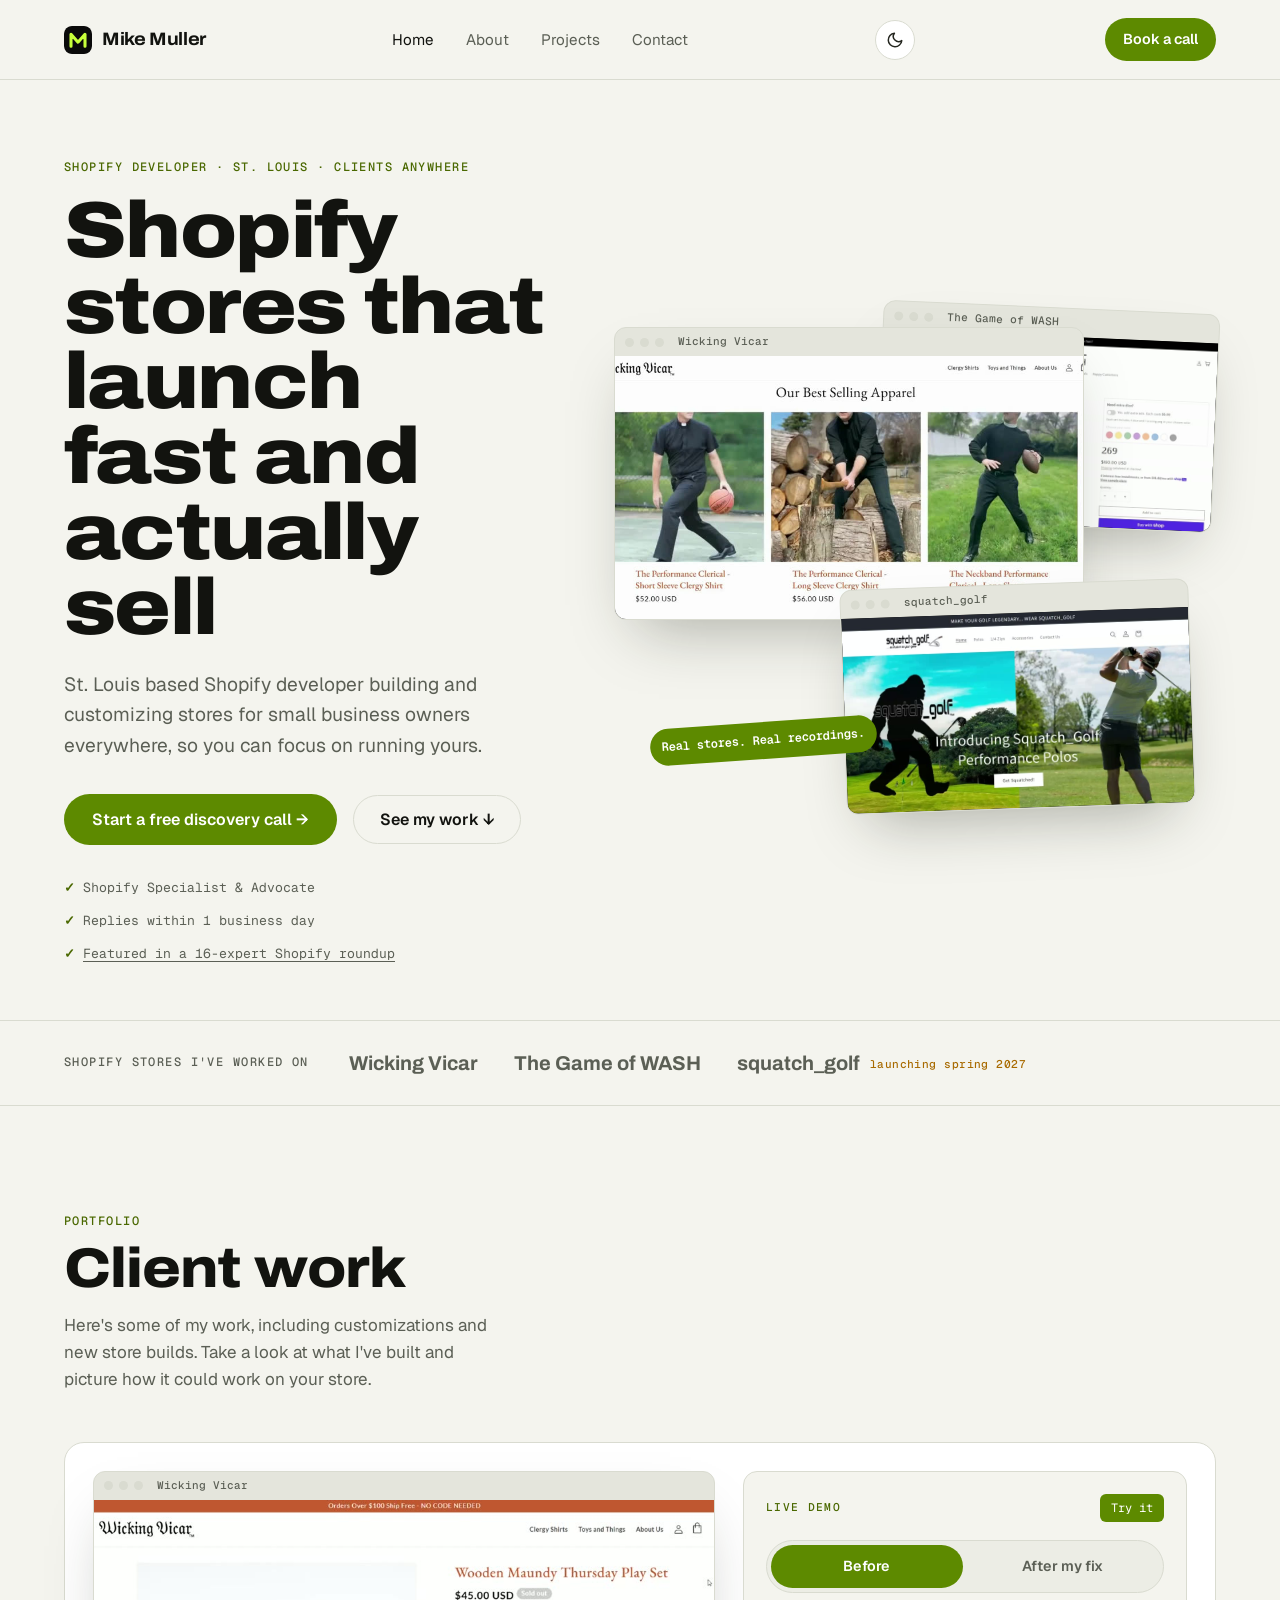
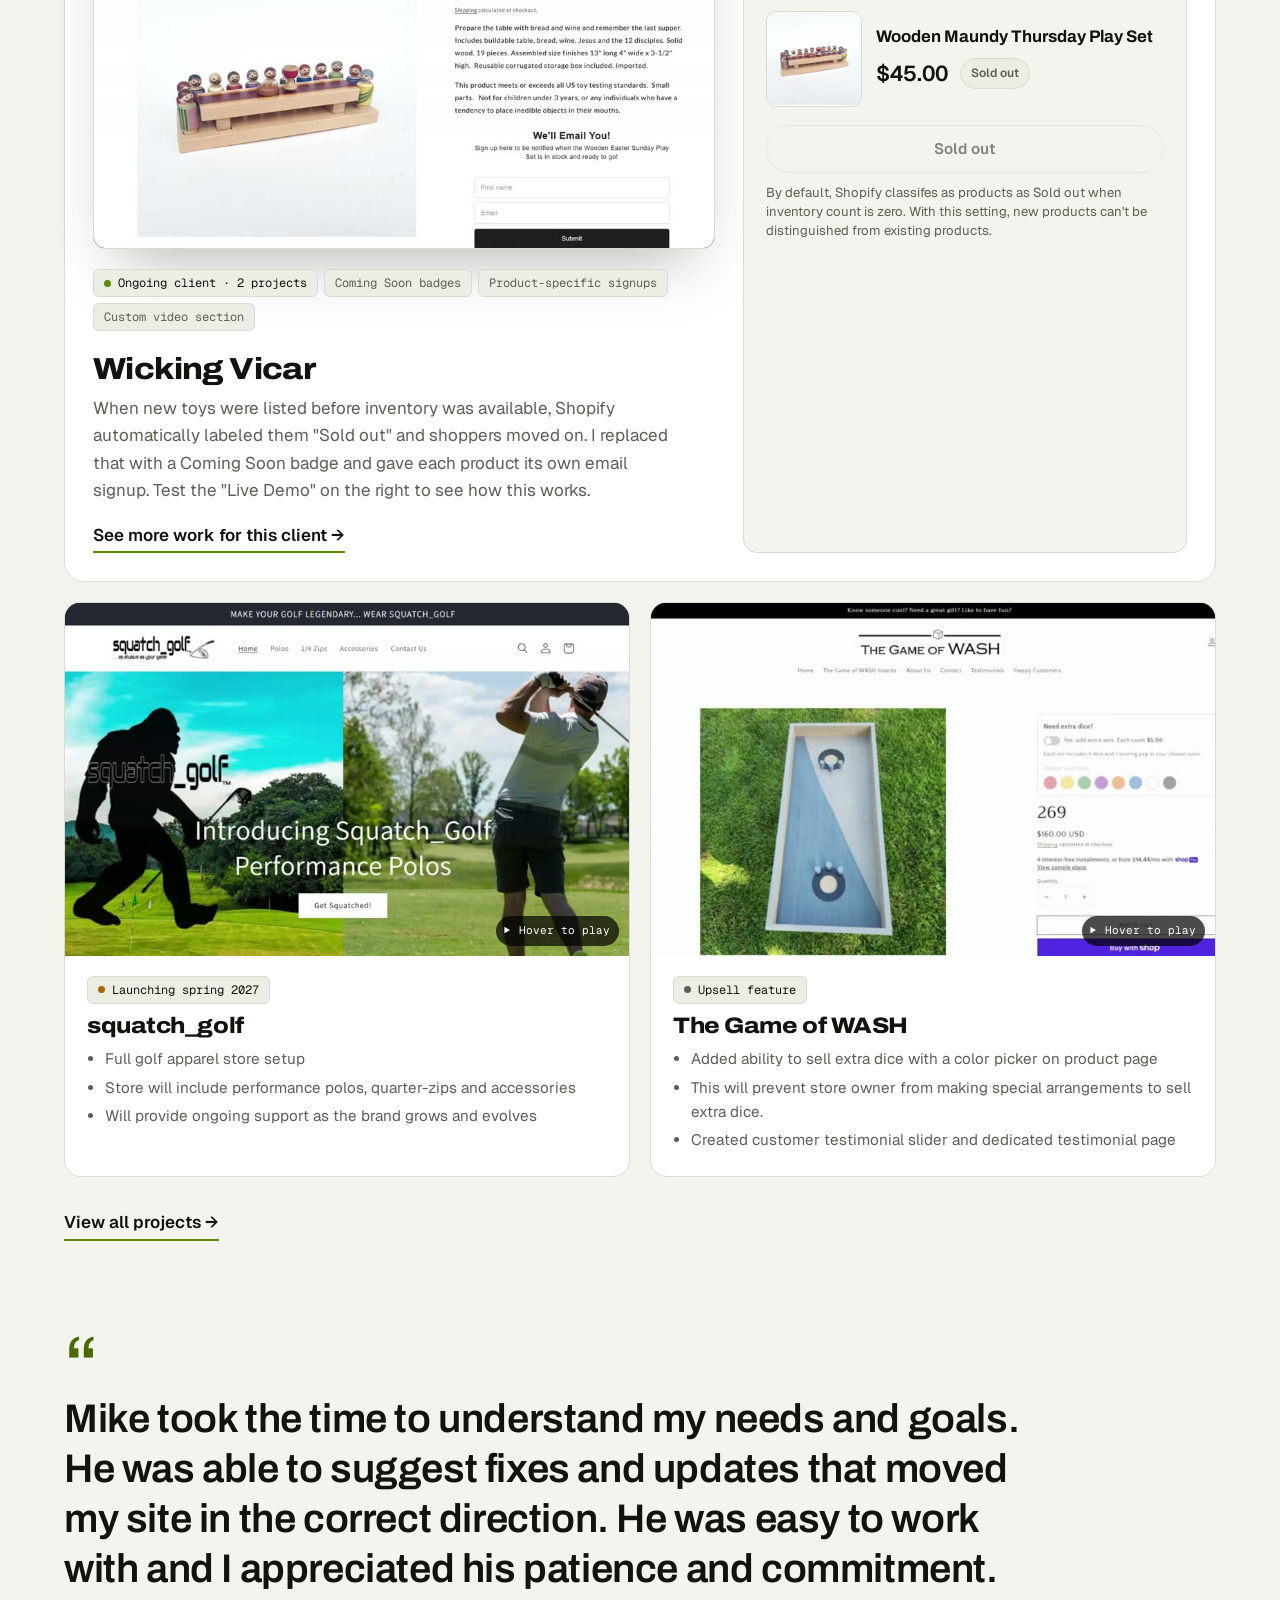
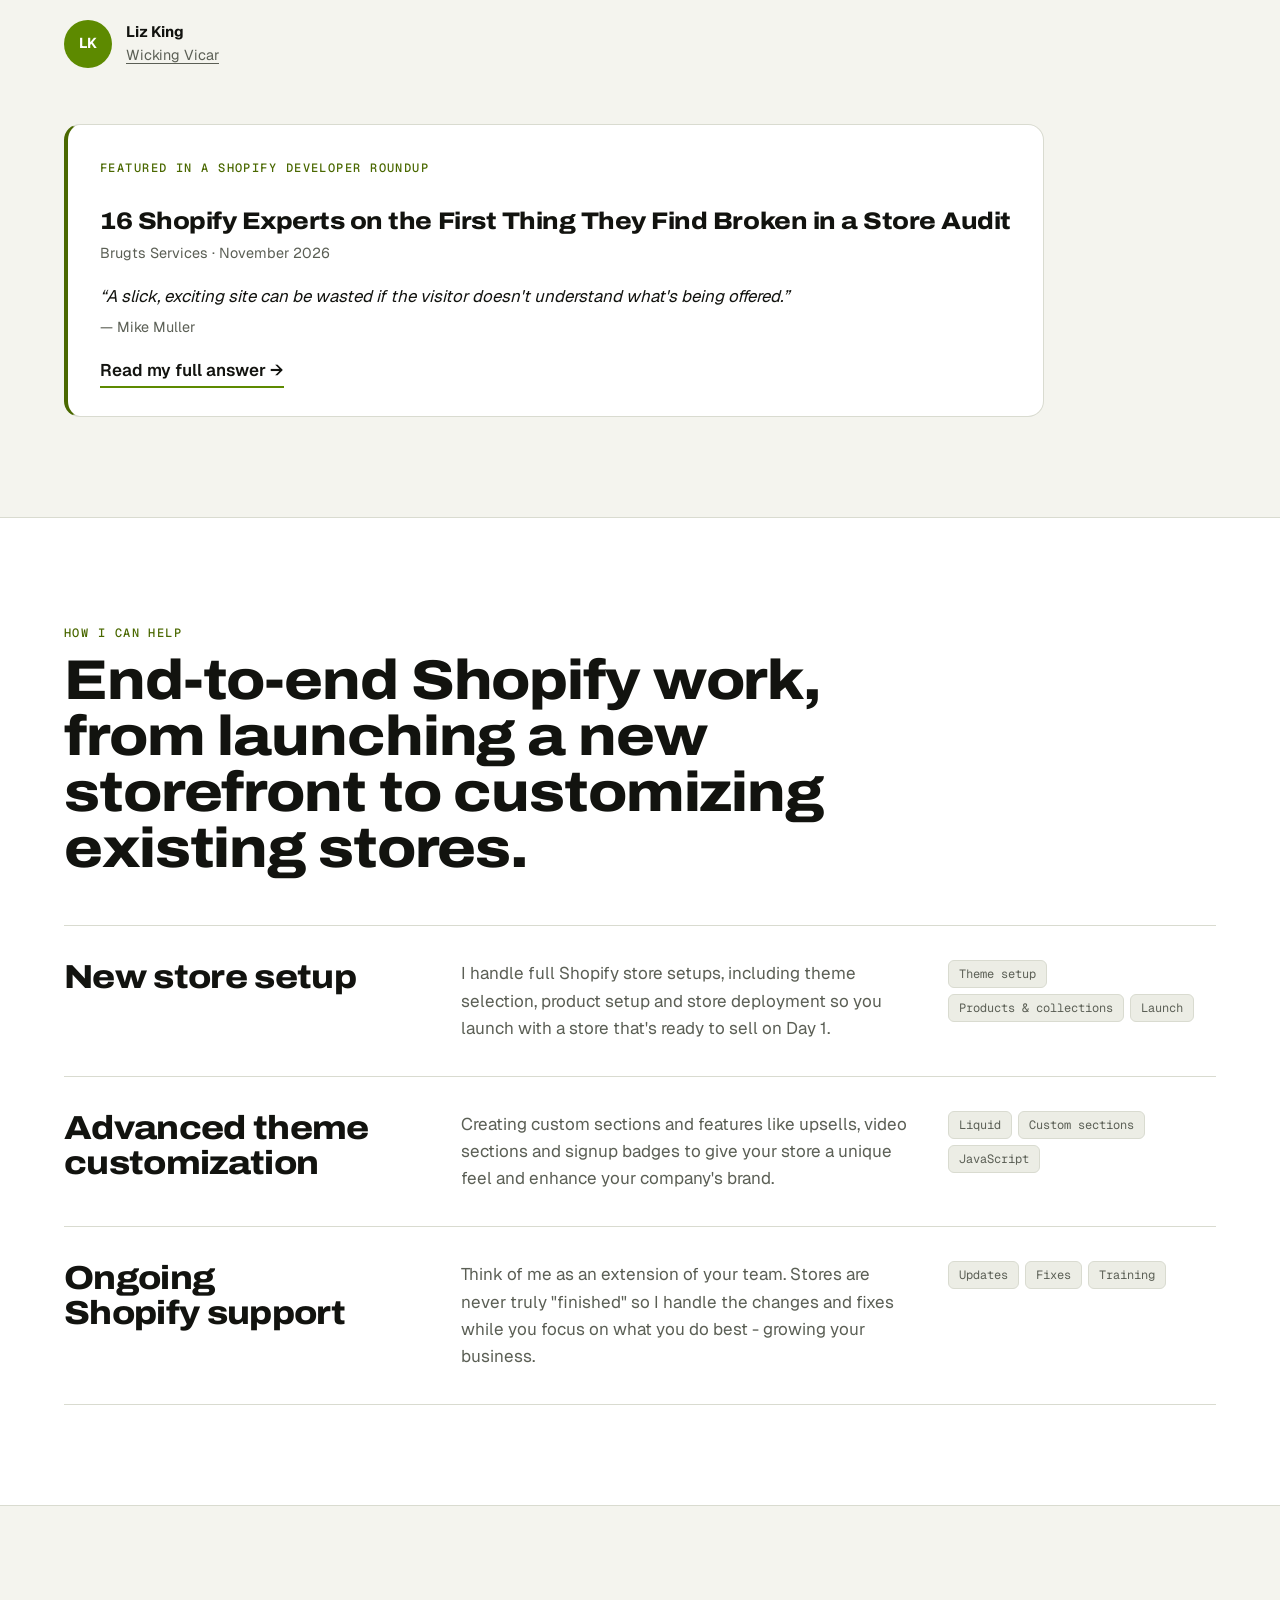
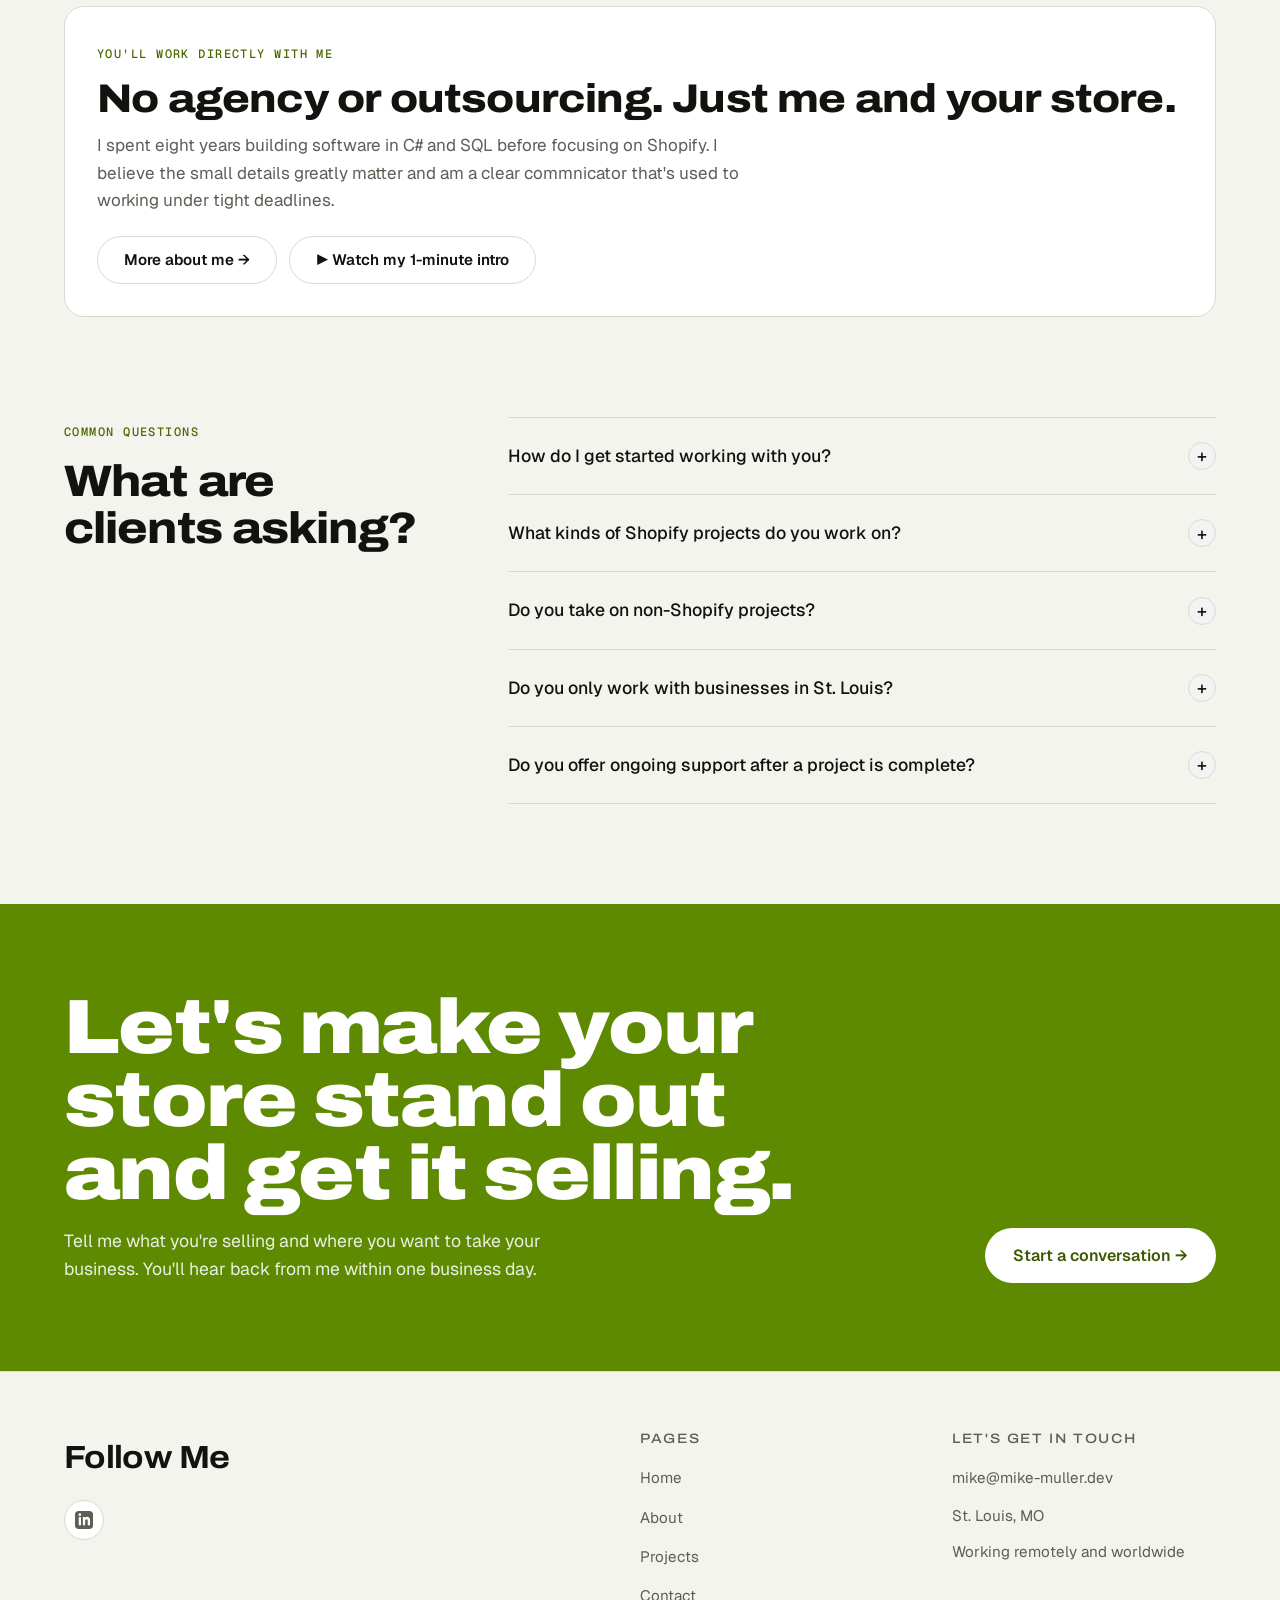
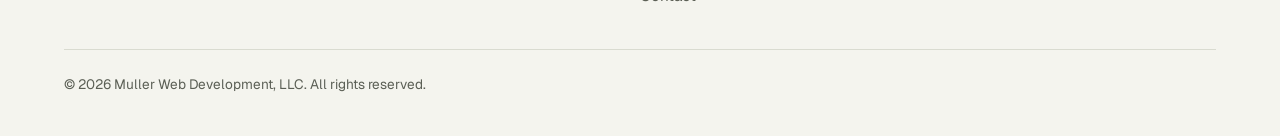
<file: index.html>
<!DOCTYPE html>
<html lang="en">
<head>
  <meta charset="UTF-8" />
  <meta name="viewport" content="width=device-width, initial-scale=1.0" />
  <title>Freelance Shopify Developer in St. Louis | Mike Muller</title>
  <meta name="description" content="St. Louis based freelance Shopify developer helping store owners anywhere with new store setup, theme customization, and ongoing Shopify support." />
  <link rel="canonical" href="https://mike-muller.dev/" />
  <meta property="og:type" content="website" />
  <meta property="og:site_name" content="Mike Muller, Shopify Developer" />
  <meta property="og:title" content="Freelance Shopify Developer in St. Louis | Mike Muller" />
  <meta property="og:description" content="St. Louis based freelance Shopify developer helping store owners anywhere with new store setup, theme customization, and ongoing Shopify support." />
  <meta property="og:url" content="https://mike-muller.dev/" />
  <meta property="og:image" content="https://mike-muller.dev/assets/profile-hero-enhanced.jpg" />
  <meta name="twitter:card" content="summary_large_image" />
  <script>
    (function() {
      var prefersDark = false;
      try { prefersDark = localStorage.getItem('theme') === 'dark'; } catch (e) {}
      if (!prefersDark) document.documentElement.setAttribute('data-theme', 'light');
    })();
  </script>
  <link rel="preconnect" href="https://fonts.googleapis.com">
  <link rel="preconnect" href="https://fonts.gstatic.com" crossorigin>
  <link href="https://fonts.googleapis.com/css2?family=Archivo:wdth,wght@62..125,400..900&family=Geist:wght@400;500;600&family=Geist+Mono:wght@400;500&display=swap" rel="stylesheet">
  <link rel="icon" type="image/svg+xml" href="assets/favicon.svg" />
  <link rel="icon" type="image/png" sizes="32x32" href="assets/favicon-32.png" />
  <link rel="icon" type="image/png" sizes="16x16" href="assets/favicon-16.png" />
  <link rel="apple-touch-icon" sizes="180x180" href="assets/apple-touch-icon.png" />
  <link rel="stylesheet" href="css/styles.css" />
  <!-- Structured data: tells search engines who the business is, where it's based, and that it serves clients everywhere. -->
  <script type="application/ld+json">
  {
    "@context": "https://schema.org",
    "@type": "ProfessionalService",
    "name": "Muller Web Development, LLC",
    "alternateName": "Mike Muller, Shopify Developer",
    "description": "Freelance Shopify developer based in St. Louis, Missouri, offering new Shopify store setup, theme customization, and ongoing Shopify support to clients anywhere.",
    "url": "https://mike-muller.dev/",
    "email": "mike@mike-muller.dev",
    "image": "https://mike-muller.dev/assets/profile-hero-enhanced.jpg",
    "address": {
      "@type": "PostalAddress",
      "addressLocality": "St. Louis",
      "addressRegion": "MO",
      "addressCountry": "US"
    },
    "areaServed": [
      { "@type": "City", "name": "St. Louis" },
      { "@type": "Place", "name": "Worldwide" }
    ],
    "founder": {
      "@type": "Person",
      "name": "Mike Muller",
      "jobTitle": "Shopify Developer",
      "sameAs": ["https://www.linkedin.com/in/mike-muller-992ba511"]
    },
    "knowsAbout": ["Shopify", "Shopify theme customization", "Shopify Liquid", "Shopify store setup", "Ecommerce"],
    "hasOfferCatalog": {
      "@type": "OfferCatalog",
      "name": "Shopify services",
      "itemListElement": [
        { "@type": "Offer", "itemOffered": { "@type": "Service", "name": "New Shopify Store Setup" } },
        { "@type": "Offer", "itemOffered": { "@type": "Service", "name": "Advanced Shopify Theme Customization" } },
        { "@type": "Offer", "itemOffered": { "@type": "Service", "name": "Ongoing Shopify Support" } }
      ]
    }
  }
  </script>
</head>
<body>
  <div id="header"></div>

  <main>
    <!-- Hero: the work up front, live store recordings instead of a headshot -->
    <section class="hero-v2">
      <div class="container hero-grid">
        <div>
          <span class="eyebrow">Shopify developer · St. Louis · clients anywhere</span>
          <h1>Shopify stores that launch fast and actually sell</h1>
          <p class="hero-tagline">St. Louis based Shopify developer building and customizing stores for small business owners everywhere, so you can focus on running yours.</p>
          <div class="hero-actions">
            <a href="contact.html" class="btn btn-primary">Start a free discovery call →</a>
            <a href="#work" class="btn btn-ghost">See my work ↓</a>
          </div>
          <ul class="hero-trust">
            <li>Shopify Specialist & Advocate</li>
            <li>Replies within 1 business day</li>
            <li><a href="#press">Featured in a 16-expert Shopify roundup</a></li>
          </ul>
        </div>
        <div class="hero-stage" aria-label="Screen recordings of Shopify stores Mike has worked on">
          <!-- f1 is the large front window: Wicking Vicar, the main ongoing client -->
          <div class="browser-frame f2">
            <div class="browser-bar"><b>The Game of WASH</b></div>
            <video data-autoplay src="assets/game-of-wash.mp4" poster="assets/game-of-wash-poster.jpg" muted loop playsinline preload="metadata"></video>
          </div>
          <div class="browser-frame f1">
            <div class="browser-bar"><b>Wicking Vicar</b></div>
            <video data-autoplay src="assets/wicking-vickar-video.mp4" poster="assets/wicking-vickar-video-poster.jpg" muted loop playsinline preload="metadata"></video>
          </div>
          <div class="browser-frame f3">
            <div class="browser-bar"><b>squatch_golf</b></div>
            <video data-autoplay src="assets/squatch-golf-latest.mp4" poster="assets/squatch-golf-latest-poster.jpg" muted loop playsinline preload="metadata"></video>
          </div>
          <span class="stage-tag">Real stores. Real recordings.</span>
        </div>
      </div>
    </section>

    <!-- Client strip -->
    <div class="client-strip">
      <div class="container">
        <span class="eyebrow">Shopify stores I've worked on</span>
        <ul>
          <li>Wicking Vicar</li>
          <li>The Game of WASH</li>
          <li>squatch_golf <span class="strip-note">launching spring 2027</span></li>
        </ul>
      </div>
    </div>

    <!-- Featured work -->
    <section class="section" id="work">
      <div class="container">
        <div class="section-head reveal">
          <div>
            <span class="eyebrow">Portfolio</span>
            <h2>Client work</h2>
            <p>Here's some of my work, including customizations and new store builds. Take a look at what I've built and picture how it could work on your store.</p>
          </div>
          
        </div>

        <!-- Wicking Vicar (main ongoing client), with a before/after demo of the Coming Soon fix -->
        <article class="feature-case reveal">
          <div>
            <div class="browser-frame">
              <div class="browser-bar"><b>Wicking Vicar</b></div>
              <video data-autoplay src="assets/wv-coming-soon-and-email.mp4" poster="assets/wv-coming-soon-and-email.jpg" muted loop playsinline preload="metadata"></video>
            </div>
            <div class="chip-row">
              <span class="chip chip-status is-live">Ongoing client · 2 projects</span>
              <span class="chip">Coming Soon badges</span>
              <span class="chip">Product-specific signups</span>
              <span class="chip">Custom video section</span>
            </div>
            <h3><a href="wickingvicar.html">Wicking Vicar</a></h3>
            <p class="feature-desc">When new toys were listed before inventory was available, Shopify automatically labeled them "Sold out" and shoppers moved on. I replaced that with a Coming Soon badge and gave each product its own email signup. Test the "Live Demo" on the right to see how this works.</p>
            <div class="feature-links">
              <a href="wickingvicar.html" class="link-underline">See more work for this client →</a>
            </div>
          </div>

          <form class="store-demo" id="comingSoonDemo" aria-label="Before and after demo of the Coming Soon badge" novalidate>
            <div class="demo-row"><span class="eyebrow">Live demo</span><span class="chip chip-lime">Try it</span></div>
            <div class="seg" role="group" aria-label="Show the product page">
              <button type="button" data-cs-mode="before" aria-pressed="true">Before</button>
              <button type="button" data-cs-mode="after" aria-pressed="false">After my fix</button>
            </div>
            <div class="demo-product">
              <img src="assets/wv-maundy-play-set.jpg" alt="Wooden Maundy Thursday Play Set" width="480" height="480" loading="lazy">
              <div>
                <span class="demo-name">Wooden Maundy Thursday Play Set</span>
                <div class="demo-row demo-price-row">
                  <span class="demo-price">$45.00</span>
                  <span class="stock-badge" id="csBadge">Sold out</span>
                </div>
              </div>
            </div>
            <div class="cs-before" id="csBefore">
              <button type="button" class="btn btn-ghost" disabled>Sold out</button>
              <p class="demo-small">By default, Shopify classifes as products as Sold out when inventory count is zero. With this setting, new products can't be distinguished from existing products.</p>
            </div>
            <div class="cs-after" id="csAfter" hidden>
              <label class="demo-small" for="csEmail">Get an email when this play set is in stock.</label>
              <div class="notify-row">
                <input type="email" id="csEmail" placeholder="you@example.com" autocomplete="email">
                <button class="btn btn-primary" type="submit">Notify me</button>
              </div>
            </div>
            <p class="demo-note" id="csNote" aria-live="polite"></p>
          </form>
        </article>

        <div class="work-grid">
          <a href="squatchgolf.html" class="work-card reveal">
            <div class="work-media">
              <video data-hover src="assets/squatch-golf-latest.mp4" poster="assets/squatch-golf-latest-poster.jpg" muted loop playsinline preload="none"></video>
              <span class="play-hint">▶ Hover to play</span>
            </div>
            <div class="work-body">
              <div class="chip-row"><span class="chip chip-status is-wip">Launching spring 2027</span></div>
              <h3>squatch_golf</h3>
              <ul>
                <li>Full golf apparel store setup</li>
                <li>Store will include performance polos, quarter-zips and accessories</li>
                <li>Will provide ongoing support as the brand grows and evolves</li>
              </ul>
            </div>
          </a>
          <a href="thegameofwash.html" class="work-card reveal">
            <div class="work-media">
              <video data-hover src="assets/game-of-wash.mp4" poster="assets/game-of-wash-poster.jpg" muted loop playsinline preload="none"></video>
              <span class="play-hint">▶ Hover to play</span>
            </div>
            <div class="work-body">
              <div class="chip-row"><span class="chip chip-status">Upsell feature</span></div>
              <h3>The Game of WASH</h3>
              <ul>
                <li>Added ability to sell extra dice with a color picker on product page</li>
                <li>This will prevent store owner from making special arrangements to sell extra dice.</li>
                <li>Created customer testimonial slider and dedicated testimonial page</li>
              </ul>
            </div>
          </a>
        </div>
        <div class="work-more"><a href="projects.html" class="link-underline">View all projects →</a></div>
      </div>
    </section>

    <!-- Testimonial: sits right after the work so Liz's words back up the Wicking Vicar case -->
    <section class="section" id="testimonials" style="padding-top: 0;">
      <div class="container">
        <figure class="big-quote reveal">
          <blockquote>Mike took the time to understand my needs and goals. He was able to suggest fixes and updates that moved my site in the correct direction. He was easy to work with and I appreciated his patience and commitment.</blockquote>
          <figcaption class="testimonial-author">
            <span class="testimonial-avatar" aria-hidden="true">LK</span>
            <span>
              <strong>Liz King</strong>
              <span class="testimonial-role"><a href="https://www.wickingvicar.com" target="_blank" rel="noopener">Wicking Vicar</a></span>
            </span>
          </figcaption>
        </figure>

        <!-- Press: Brugts Services expert roundup, Nov 2026 -->
        <aside class="press-card reveal" id="press">
          <span class="eyebrow">Featured in a Shopify developer roundup</span>
          <h3><a href="https://brugtsservices.com/pages/shopify-experts-roundup#issue-3" target="_blank" rel="noopener">16 Shopify Experts on the First Thing They Find Broken in a Store Audit</a></h3>
          <p class="press-source">Brugts Services · November 2026</p>
          <blockquote>“A slick, exciting site can be wasted if the visitor doesn't understand what's being offered.”</blockquote>
          <p class="press-attrib">Mike Muller</p>
          <a href="https://brugtsservices.com/pages/shopify-experts-roundup#issue-3" target="_blank" rel="noopener" class="link-underline">Read my full answer →</a>
        </aside>
      </div>
    </section>

    <!-- Services -->
    <section class="section services-v2" id="services">
      <div class="container">
        <div class="section-head reveal">
          <div>
            <span class="eyebrow">How I can help</span>
            <h2>End-to-end Shopify work, from launching a new storefront to customizing existing stores.</h2>
          </div>
        </div>
        <div class="svc-row reveal">
          <h3>New store setup</h3>
          <p>I handle full Shopify store setups, including theme selection, product setup and store deployment so you launch with a store that's ready to sell on Day 1.</p>
          <div class="chip-row"><span class="chip">Theme setup</span><span class="chip">Products &amp; collections</span><span class="chip">Launch</span></div>
        </div>
        <div class="svc-row reveal">
          <h3>Advanced theme customization</h3>
          <p>Creating custom sections and features like upsells, video sections and signup badges to give your store a unique feel and enhance your company's brand.</p>
          <div class="chip-row"><span class="chip">Liquid</span><span class="chip">Custom sections</span><span class="chip">JavaScript</span></div>
        </div>
        <div class="svc-row reveal">
          <h3>Ongoing Shopify support</h3>
          <p>Think of me as an extension of your team. Stores are never truly "finished" so I handle the changes and fixes while you focus on what you do best - growing your business.</p>
          <div class="chip-row"><span class="chip">Updates</span><span class="chip">Fixes</span><span class="chip">Training</span></div>
        </div>
      </div>
    </section>

    <!-- Meet Mike: the one small personal block on the homepage -->
    <section class="section" id="intro">
      <div class="container">
        <div class="meet-card reveal">
          <div>
            <span class="eyebrow">You'll work directly with me</span>
            <h2>No agency or outsourcing. Just me and your store.</h2>
            <p>I spent eight years building software in C# and SQL before focusing on Shopify. I believe the small details greatly matter and am a clear commnicator that's used to working under tight deadlines.</p>
            <div class="btn-row">
              <a href="about.html" class="btn btn-ghost">More about me →</a>
              <button type="button" class="btn btn-ghost" data-video="assets/intro-home-page.mp4">▶ Watch my 1-minute intro</button>
            </div>
          </div>
        </div>
      </div>
    </section>

    <!-- FAQ -->
    <section class="section" id="faq" style="padding-top: 0;">
      <div class="container faq-split">
        <div class="reveal">
          <span class="eyebrow">Common questions</span>
          <h2>What are clients asking?</h2>
        </div>
        <div class="faq-list">
          <div class="faq-item reveal">
            <button class="faq-question">How do I get started working with you?<span class="faq-toggle">+</span></button>
            <div class="faq-answer"><p>Fill out the contact form and tell me about your project. I'll get back to you within 1 business day to schedule a free discovery call. From there, I'll send a proposal with scope, timeline, and pricing.</p></div>
          </div>
          <div class="faq-item reveal">
            <button class="faq-question">What kinds of Shopify projects do you work on?<span class="faq-toggle">+</span></button>
            <div class="faq-answer"><p>I specialize in Shopify store builds, theme customizations, ongoing support and landing page design. Currently, I don't work on custom Shopify apps.</p></div>
          </div>
          <div class="faq-item reveal">
            <button class="faq-question">Do you take on non-Shopify projects?<span class="faq-toggle">+</span></button>
            <div class="faq-answer"><p>Yes. My focus is Shopify, but I also build custom websites for businesses that don't need an online store. This site is one of them. If you're not sure which is right for you, reach out and we can discuss.</p></div>
          </div>
          <div class="faq-item reveal">
            <button class="faq-question">Do you only work with businesses in St. Louis?<span class="faq-toggle">+</span></button>
            <div class="faq-answer"><p>No. I'm based in St. Louis and love working with local store owners but I work remotely with clients anywhere. Video calls, screen sharing, and Shopify's collaborator access mean your location never delays your project.</p></div>
          </div>
          <div class="faq-item reveal">
            <button class="faq-question">Do you offer ongoing support after a project is complete?<span class="faq-toggle">+</span></button>
            <div class="faq-answer"><p>Yes. Every project includes a 30-day post-launch period for bug fixes at no charge. After that, ongoing support and updates are available as a paid service. I'll always give you clear documentation so your team can handle day-to-day tasks independently if you prefer.</p></div>
          </div>
        </div>
      </div>
    </section>

    <!-- Footer CTA -->
    <section class="footer-cta">
      <div class="container">
        <div>
          <h2>Let's make your store stand out and get it selling.</h2>
          <p>Tell me what you're selling and where you want to take your business. You'll hear back from me within one business day.</p>
        </div>
        <a href="contact.html" class="btn btn-primary">Start a conversation →</a>
      </div>
    </section>
  </main>

  <div class="video-lightbox" id="videoLightbox" role="dialog" aria-modal="true" aria-label="Media preview" aria-hidden="true">
    <button type="button" class="video-lightbox-close" aria-label="Close preview">&times;</button>
    <div class="video-lightbox-inner">
      <video class="video-lightbox-player" controls playsinline></video>
      <img class="video-lightbox-image" alt="" hidden>
    </div>
  </div>

  <div id="footer"></div>

  <script src="js/includes.js"></script>
</body>
</html>
</file>
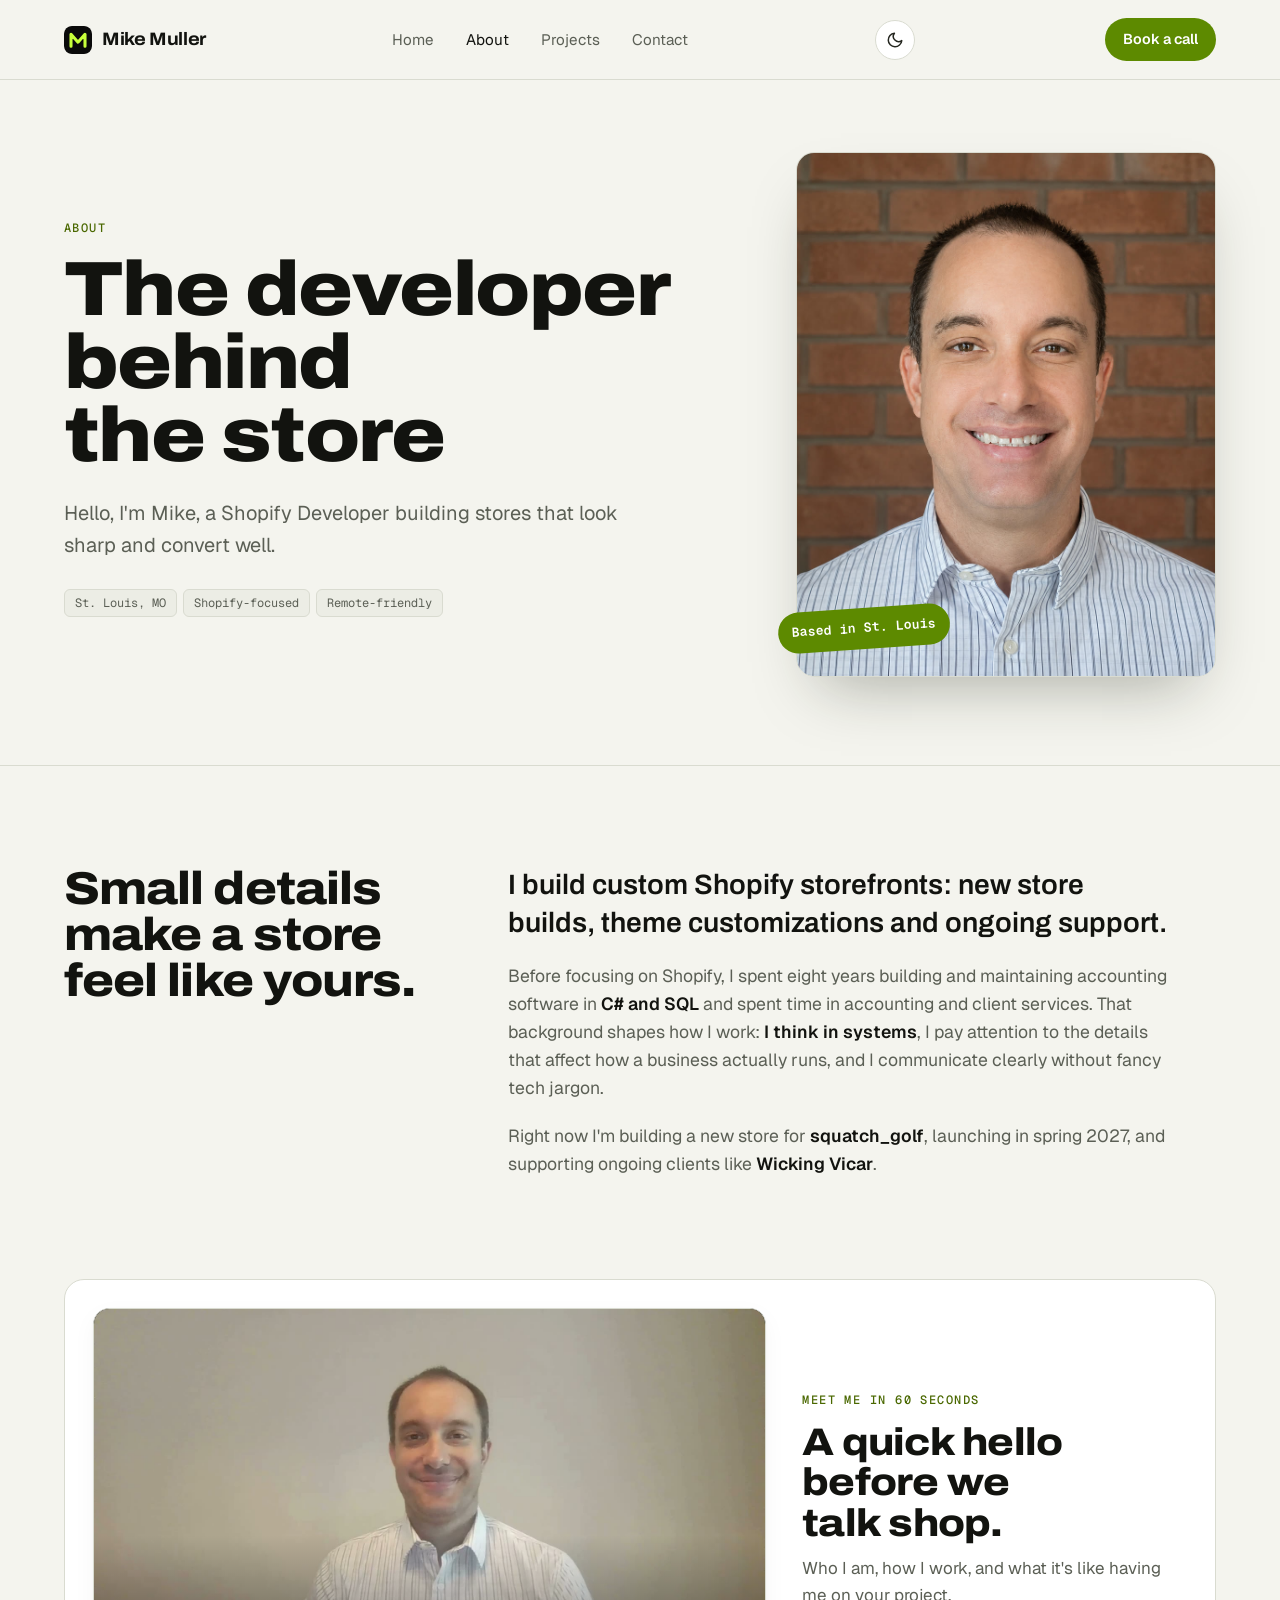
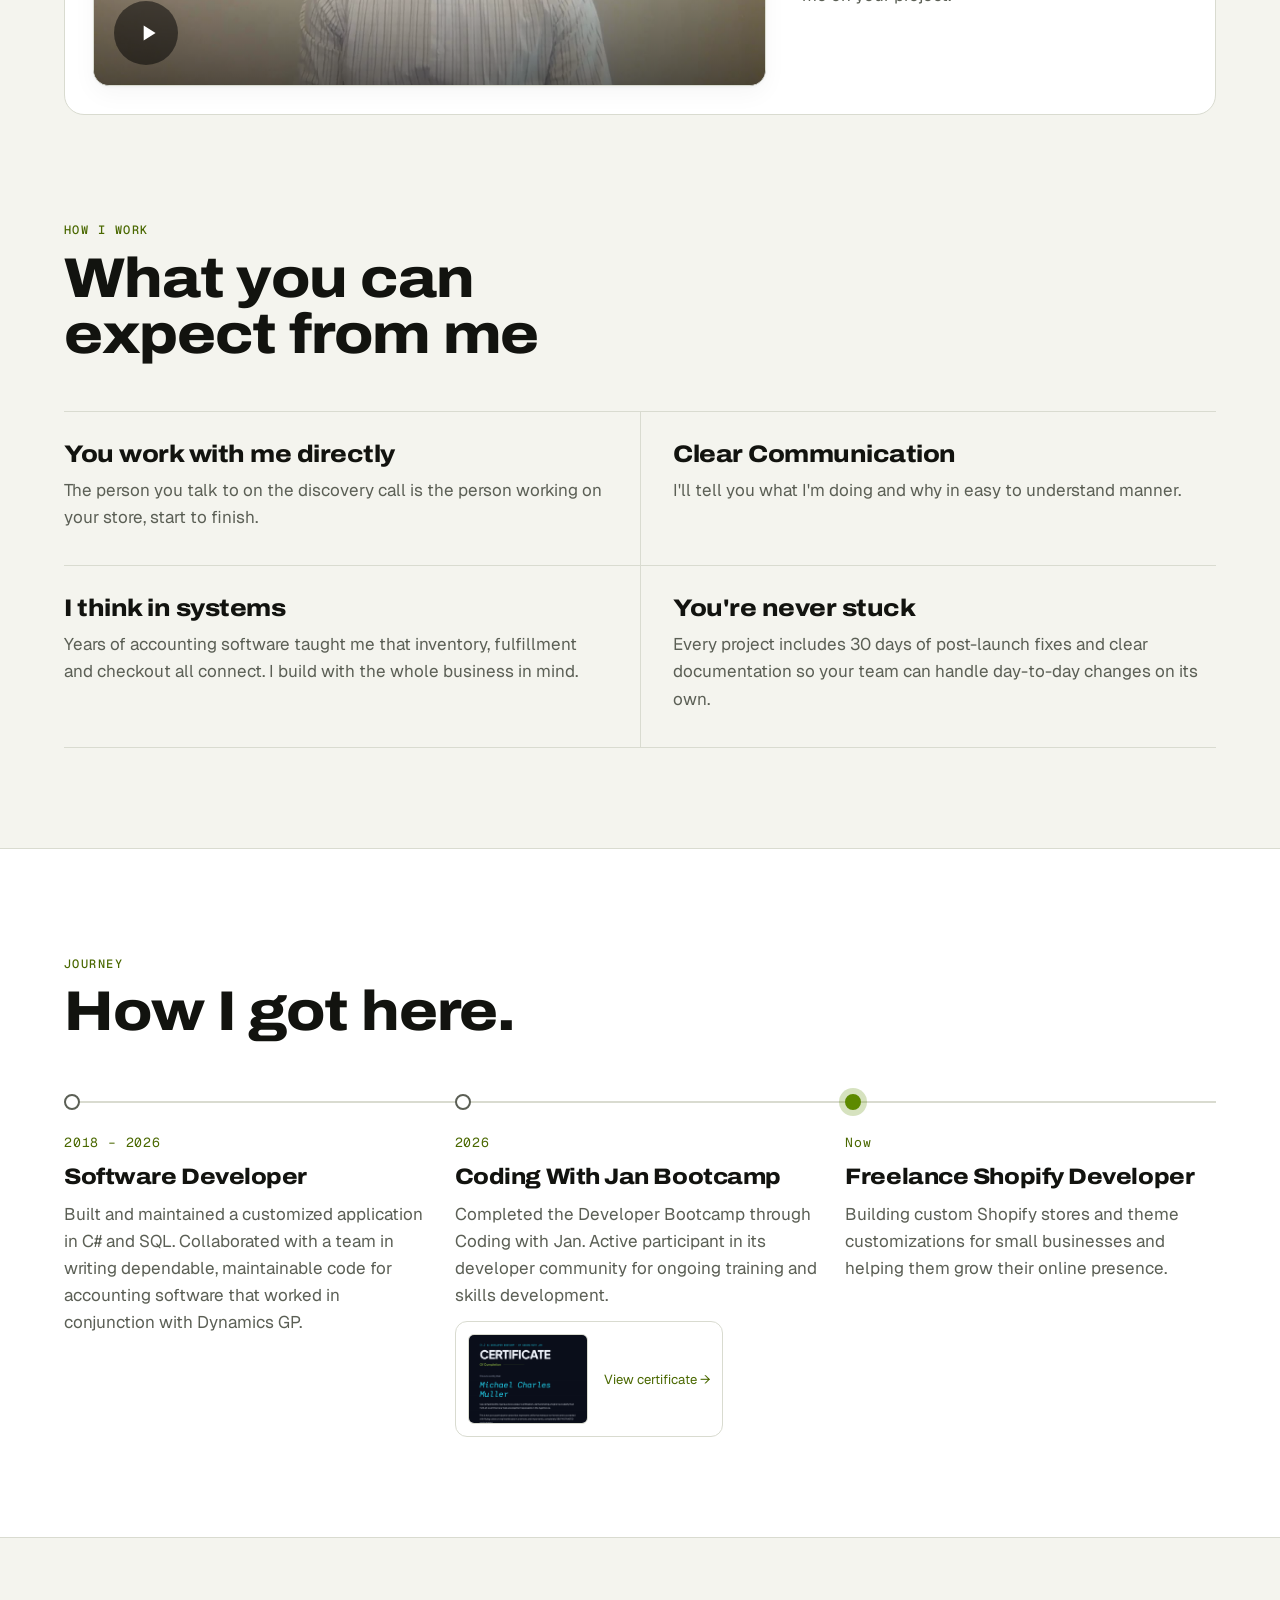
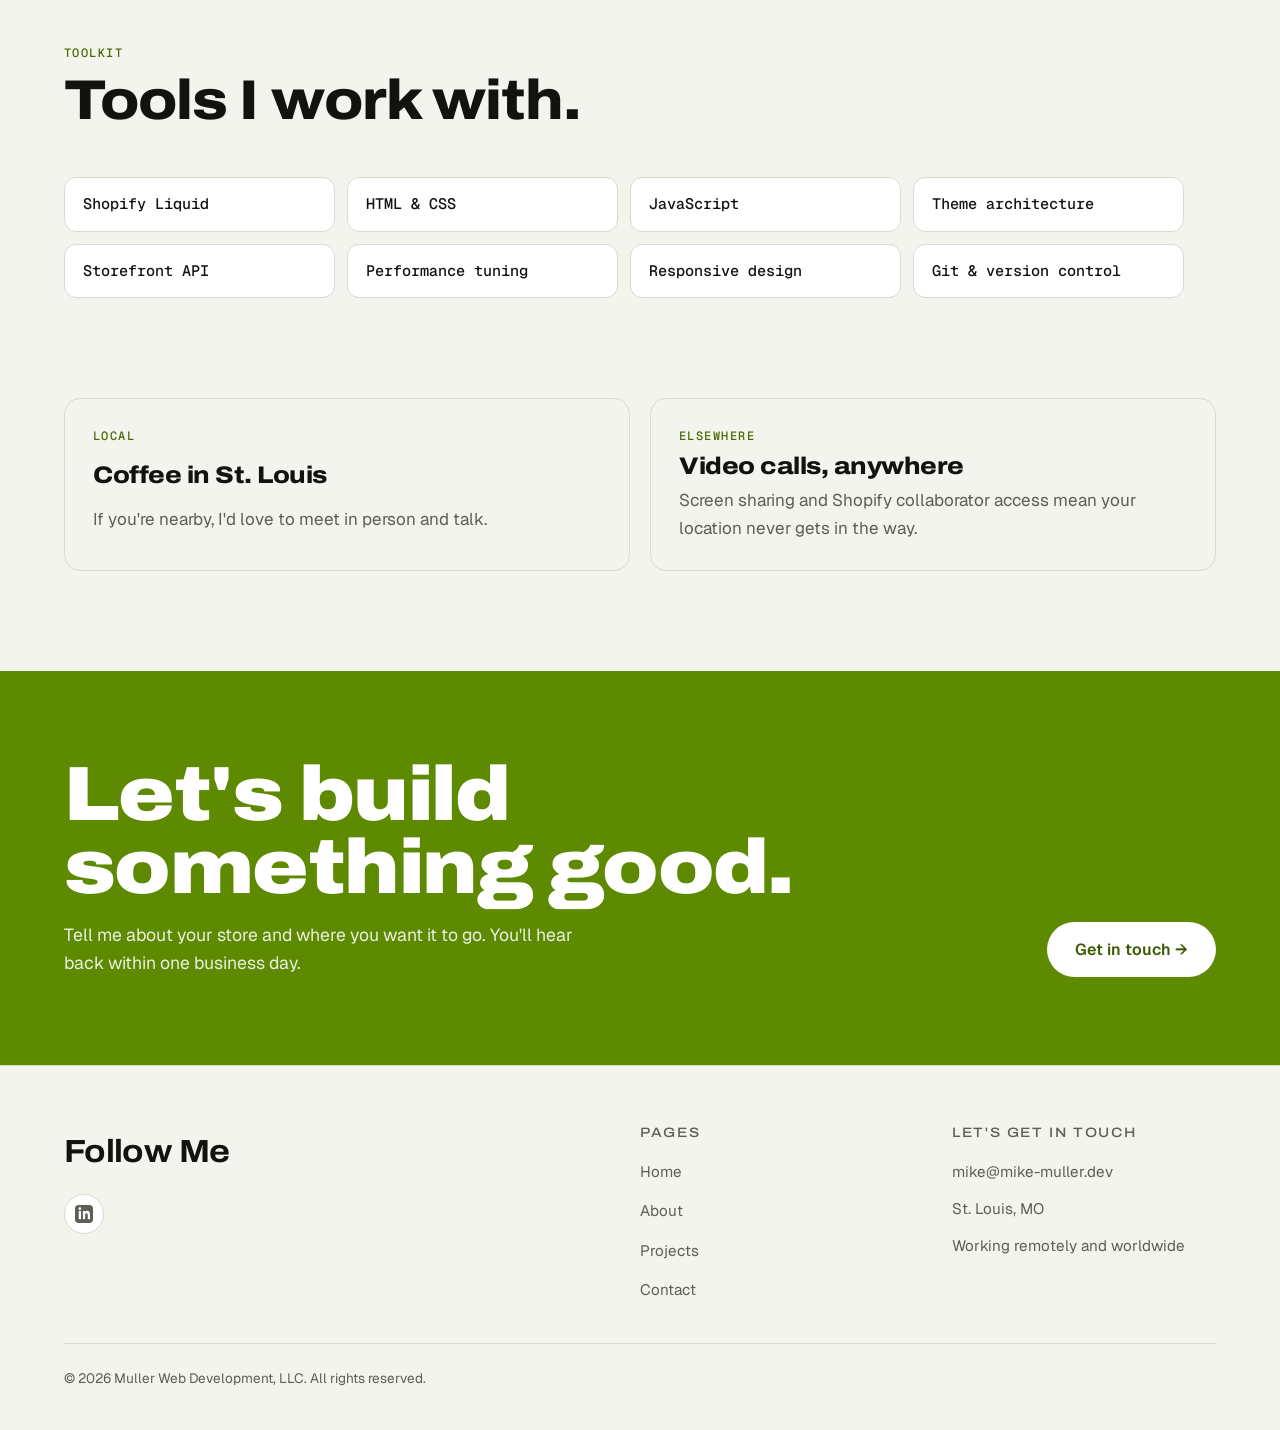
<file: about.html>
<!DOCTYPE html>
<html lang="en">
<head>
  <meta charset="UTF-8" />
  <meta name="viewport" content="width=device-width, initial-scale=1.0" />
  <title>About Mike Muller | St. Louis Shopify Developer</title>
  <meta name="description" content="Mike Muller is a St. Louis based Shopify developer building custom storefronts, theme customizations, and ongoing support for clients everywhere." />
  <link rel="canonical" href="https://mike-muller.dev/about" />
  <meta property="og:type" content="website" />
  <meta property="og:site_name" content="Mike Muller, Shopify Developer" />
  <meta property="og:title" content="About Mike Muller | St. Louis Shopify Developer" />
  <meta property="og:description" content="Mike Muller is a St. Louis based Shopify developer building custom storefronts, theme customizations, and ongoing support for clients everywhere." />
  <meta property="og:url" content="https://mike-muller.dev/about" />
  <meta property="og:image" content="https://mike-muller.dev/assets/profile-hero-enhanced.jpg" />
  <meta name="twitter:card" content="summary_large_image" />
  <script>
    (function() {
      var prefersDark = false;
      try { prefersDark = localStorage.getItem('theme') === 'dark'; } catch (e) {}
      if (!prefersDark) document.documentElement.setAttribute('data-theme', 'light');
    })();
  </script>
  <link rel="preconnect" href="https://fonts.googleapis.com">
  <link rel="preconnect" href="https://fonts.gstatic.com" crossorigin>
  <link href="https://fonts.googleapis.com/css2?family=Archivo:wdth,wght@62..125,400..900&family=Geist:wght@400;500;600&family=Geist+Mono:wght@400;500&display=swap" rel="stylesheet">
  <link rel="icon" type="image/svg+xml" href="assets/favicon.svg" />
  <link rel="icon" type="image/png" sizes="32x32" href="assets/favicon-32.png" />
  <link rel="icon" type="image/png" sizes="16x16" href="assets/favicon-16.png" />
  <link rel="apple-touch-icon" sizes="180x180" href="assets/apple-touch-icon.png" />
  <link rel="stylesheet" href="css/styles.css" />
</head>
<body>
  <div id="header"></div>

  <main>
    <section class="about-intro">
      <div class="container">
        <div>
          <span class="eyebrow">About</span>
          <h1>The developer behind the store</h1>
          <p class="lede">Hello, I'm Mike, a Shopify Developer building stores that look sharp and convert well.</p>
          <div class="chip-row">
            <span class="chip">St. Louis, MO</span>
            <span class="chip">Shopify-focused</span>
            <span class="chip">Remote-friendly</span>
          </div>
        </div>
        <div class="about-portrait">
          <img src="assets/profile-hero-enhanced.jpg" alt="Mike Muller, St. Louis Shopify Developer" width="900" height="1125">
          <span class="stage-tag">Based in St. Louis</span>
        </div>
      </div>
    </section>

    <section class="section about-story">
      <div class="container">
        <h2 class="reveal">Small details make a store feel like yours.</h2>
        <div class="prose reveal">
          <p class="prose-lead">I build custom Shopify storefronts: new store builds, theme customizations and ongoing support.</p>
          <p>Before focusing on Shopify, I spent eight years building and maintaining accounting software in <strong>C# and SQL</strong> and spent time in accounting and client services. That background shapes how I work: <strong>I think in systems</strong>, I pay attention to the details that affect how a business actually runs, and I communicate clearly without fancy tech jargon.</p>
          <p>Right now I'm building a new store for <strong>squatch_golf</strong>, launching in spring 2027, and supporting ongoing clients like <strong>Wicking Vicar</strong>.</p>
        </div>
      </div>
    </section>

    <section class="section" style="padding-top: 0;">
      <div class="container">
        <div class="intro-card reveal">
          <button type="button" class="intro-video project-thumb-video" data-video="assets/intro-home-page.mp4" aria-label="Play Mike Muller's one-minute introduction video">
            <video class="project-preview" src="assets/intro-home-page.mp4" poster="assets/home-intro-poster.jpg" muted playsinline preload="none"></video>
            <span class="video-play-badge" aria-hidden="true">
              <svg viewBox="0 0 24 24" fill="currentColor"><path d="M8 5v14l11-7z"/></svg>
            </span>
          </button>
          <div>
            <span class="eyebrow">Meet me in 60 seconds</span>
            <h2>A quick hello before we talk shop.</h2>
            <p>Who I am, how I work, and what it's like having me on your project.</p>
          </div>
        </div>
      </div>
    </section>

    <section class="section" style="padding-top: 0;">
      <div class="container">
        <div class="section-head reveal">
          <div>
            <span class="eyebrow">How I work</span>
            <h2>What you can expect from me</h2>
          </div>
        </div>
        <div class="principles reveal">
          <div class="principle"><h3>You work with me directly</h3><p>The person you talk to on the discovery call is the person working on your store, start to finish.</p></div>
          <div class="principle"><h3>Clear Communication</h3><p>I'll tell you what I'm doing and why in easy to understand manner.</p></div>
          <div class="principle"><h3>I think in systems</h3><p>Years of accounting software taught me that inventory, fulfillment and checkout all connect. I build with the whole business in mind.</p></div>
          <div class="principle"><h3>You're never stuck</h3><p>Every project includes 30 days of post-launch fixes and clear documentation so your team can handle day-to-day changes on its own.</p></div>
        </div>
      </div>
    </section>

    <section class="section journey">
      <div class="container">
        <div class="section-head reveal">
          <div>
            <span class="eyebrow">Journey</span>
            <h2>How I got here.</h2>
          </div>
        </div>
        <ol class="journey-line reveal">
          <li class="journey-stop">
            <span class="journey-when">2018 – 2026</span>
            <h3>Software Developer</h3>
            <p>Built and maintained a customized application in C# and SQL. Collaborated with a team in writing dependable, maintainable code for accounting software that worked in conjunction with Dynamics GP.</p>
          </li>
          <li class="journey-stop">
            <span class="journey-when">2026</span>
            <h3>Coding With Jan Bootcamp</h3>
            <p>Completed the Developer Bootcamp through Coding with Jan. Active participant in its developer community for ongoing training and skills development.</p>
            <div class="credential">
              <button type="button" class="credential-card" data-image="assets/certificate.png"
                      data-image-alt="AI Developer Bootcamp certificate awarded to Michael Charles Muller by Coding with Jan, dated August 2026">
                <img class="credential-thumb" src="assets/certificate.png" alt="" loading="lazy">
                <span class="credential-body">
                  <span class="credential-action">View certificate →</span>
                </span>
              </button>
            </div>
          </li>
          <li class="journey-stop is-now">
            <span class="journey-when">Now</span>
            <h3>Freelance Shopify Developer</h3>
            <p>Building custom Shopify stores and theme customizations for small businesses and helping them grow their online presence.</p>
          </li>
        </ol>
      </div>
    </section>

    <section class="section">
      <div class="container">
        <div class="section-head reveal">
          <div>
            <span class="eyebrow">Toolkit</span>
            <h2>Tools I work with.</h2>
          </div>
        </div>
        <div class="tools-grid reveal">
          <div class="tool"><b>Shopify Liquid</b></div>
          <div class="tool"><b>HTML &amp; CSS</b></div>
          <div class="tool"><b>JavaScript</b></div>
          <div class="tool"><b>Theme architecture</b></div>
          <div class="tool"><b>Storefront API</b></div>
          <div class="tool"><b>Performance tuning</b></div>
          <div class="tool"><b>Responsive design</b></div>
          <div class="tool"><b>Git &amp; version control</b></div>
        </div>
      </div>
    </section>

    <section class="section" style="padding-top: 0;">
      <div class="container local-split reveal">
        <div><span class="eyebrow">Local</span><h3>Coffee in St. Louis</h3><p>If you're nearby, I'd love to meet in person and talk.</p></div>
        <div><span class="eyebrow">Elsewhere</span><h3>Video calls, anywhere</h3><p>Screen sharing and Shopify collaborator access mean your location never gets in the way.</p></div>
      </div>
    </section>

    <section class="footer-cta">
      <div class="container">
        <div>
          <h2>Let's build something good.</h2>
          <p>Tell me about your store and where you want it to go. You'll hear back within one business day.</p>
        </div>
        <a href="contact.html" class="btn btn-primary">Get in touch →</a>
      </div>
    </section>
  </main>

  <div class="video-lightbox" id="videoLightbox" role="dialog" aria-modal="true" aria-label="Media preview" aria-hidden="true">
    <button type="button" class="video-lightbox-close" aria-label="Close preview">&times;</button>
    <div class="video-lightbox-inner">
      <video class="video-lightbox-player" controls playsinline></video>
      <img class="video-lightbox-image" alt="" hidden>
    </div>
  </div>

  <div id="footer"></div>

  <script src="js/includes.js"></script>
</body>
</html>
</file>
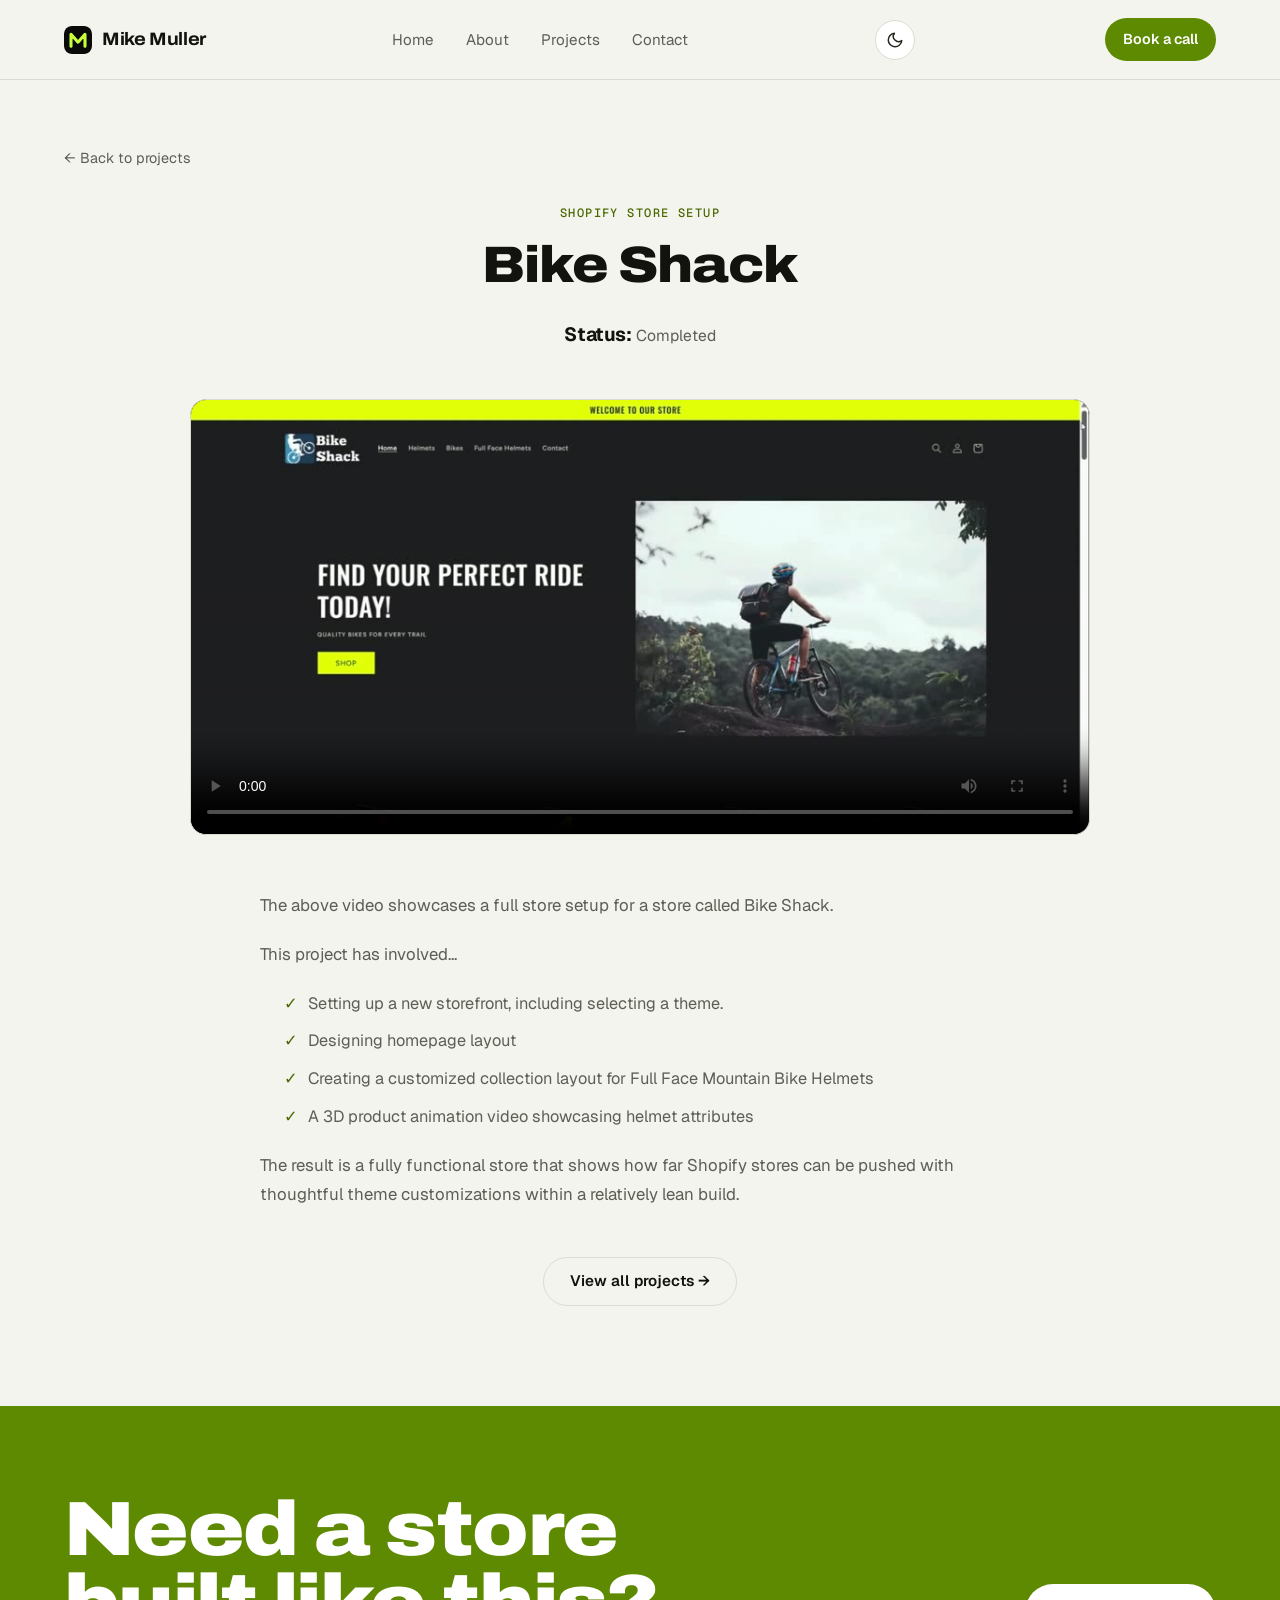
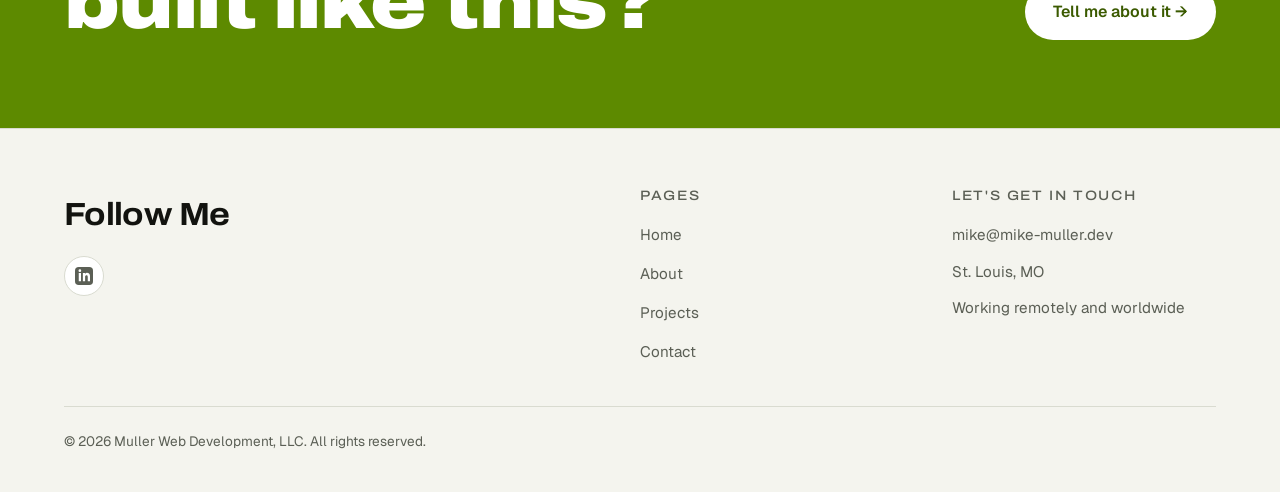
<file: bikeshack.html>
<!DOCTYPE html>
<html lang="en">
<head>
  <meta charset="UTF-8" />
  <meta name="viewport" content="width=device-width, initial-scale=1.0" />
  <title>Bike Shack Shopify Store Setup | Mike Muller</title>
  <meta name="description" content="A full Shopify store setup for Bike Shack, built by freelance Shopify developer Mike Muller." />
  <link rel="canonical" href="https://mike-muller.dev/bikeshack" />
  <meta property="og:type" content="website" />
  <meta property="og:site_name" content="Mike Muller, Shopify Developer" />
  <meta property="og:title" content="Bike Shack Shopify Store Setup | Mike Muller" />
  <meta property="og:description" content="A full Shopify store setup for Bike Shack, built by freelance Shopify developer Mike Muller." />
  <meta property="og:url" content="https://mike-muller.dev/bikeshack" />
  <meta property="og:image" content="https://mike-muller.dev/assets/profile-hero-enhanced.jpg" />
  <meta name="twitter:card" content="summary_large_image" />
  <script>
    (function() {
      var prefersDark = false;
      try { prefersDark = localStorage.getItem('theme') === 'dark'; } catch (e) {}
      if (!prefersDark) document.documentElement.setAttribute('data-theme', 'light');
    })();
  </script>
  <link rel="preconnect" href="https://fonts.googleapis.com">
  <link rel="preconnect" href="https://fonts.gstatic.com" crossorigin>
  <link href="https://fonts.googleapis.com/css2?family=Archivo:wdth,wght@62..125,400..900&family=Geist:wght@400;500;600&family=Geist+Mono:wght@400;500&display=swap" rel="stylesheet">
  <link rel="icon" type="image/svg+xml" href="assets/favicon.svg" />
  <link rel="icon" type="image/png" sizes="32x32" href="assets/favicon-32.png" />
  <link rel="icon" type="image/png" sizes="16x16" href="assets/favicon-16.png" />
  <link rel="apple-touch-icon" sizes="180x180" href="assets/apple-touch-icon.png" />
  <link rel="stylesheet" href="css/styles.css" />
</head>
<body>
  <div id="header"></div>

  <main>
    <section class="case-header">
      <div class="container">
        <a href="projects.html" class="case-back">← Back to projects</a>
        <div class="case-header-grid">
          <div>
            <span class="eyebrow">Shopify Store Setup</span>
            <h1 class="case-title">Bike Shack</h1><br>
              <div class="case-meta-value"><b class="case-meta-label">Status:</b> Completed</div>
          </div>
        </div>
      </div>
    </section>

    <section class="case-video">
      <div class="container">
        <div class="case-video-frame">
          <video src="assets/bike-shack-final.mp4" poster="assets/bike-shack-final-poster.jpg" controls playsinline preload="metadata"></video>         
        </div>
      </div>
    </section>

    <section class="section" style="padding-top: 56px;">
      <div class="container">
        <div class="case-body reveal">
          <p>The above video showcases a full store setup for a store called Bike Shack.</p>
          <p>This project has involved...</p>
          <ul>  
            <li>Setting up a new storefront, including selecting a theme.</li>
            <li>Designing homepage layout</li>
            <li>Creating a customized collection layout for Full Face Mountain Bike Helmets</li>
            <li>A 3D product animation video showcasing helmet attributes</li>
          </ul>
          <p>The result is a fully functional store that shows how far Shopify stores can be pushed with thoughtful theme customizations within a relatively lean build.</p>
        </div>
      </div>
       <div class="projects-cta reveal">
          <a href="projects.html" class="btn btn-ghost">View all projects →</a>
        </div>
    </section>

    <section class="footer-cta">
      <div class="container">
        <h2>Need a store built like this?</h2>
        <a href="contact.html" class="btn btn-primary" data-text="ctaButton"></a>
      </div>
    </section>
  </main>

  <div id="footer"></div>

  <script src="js/includes.js"></script>
</body>
</html>
</file>
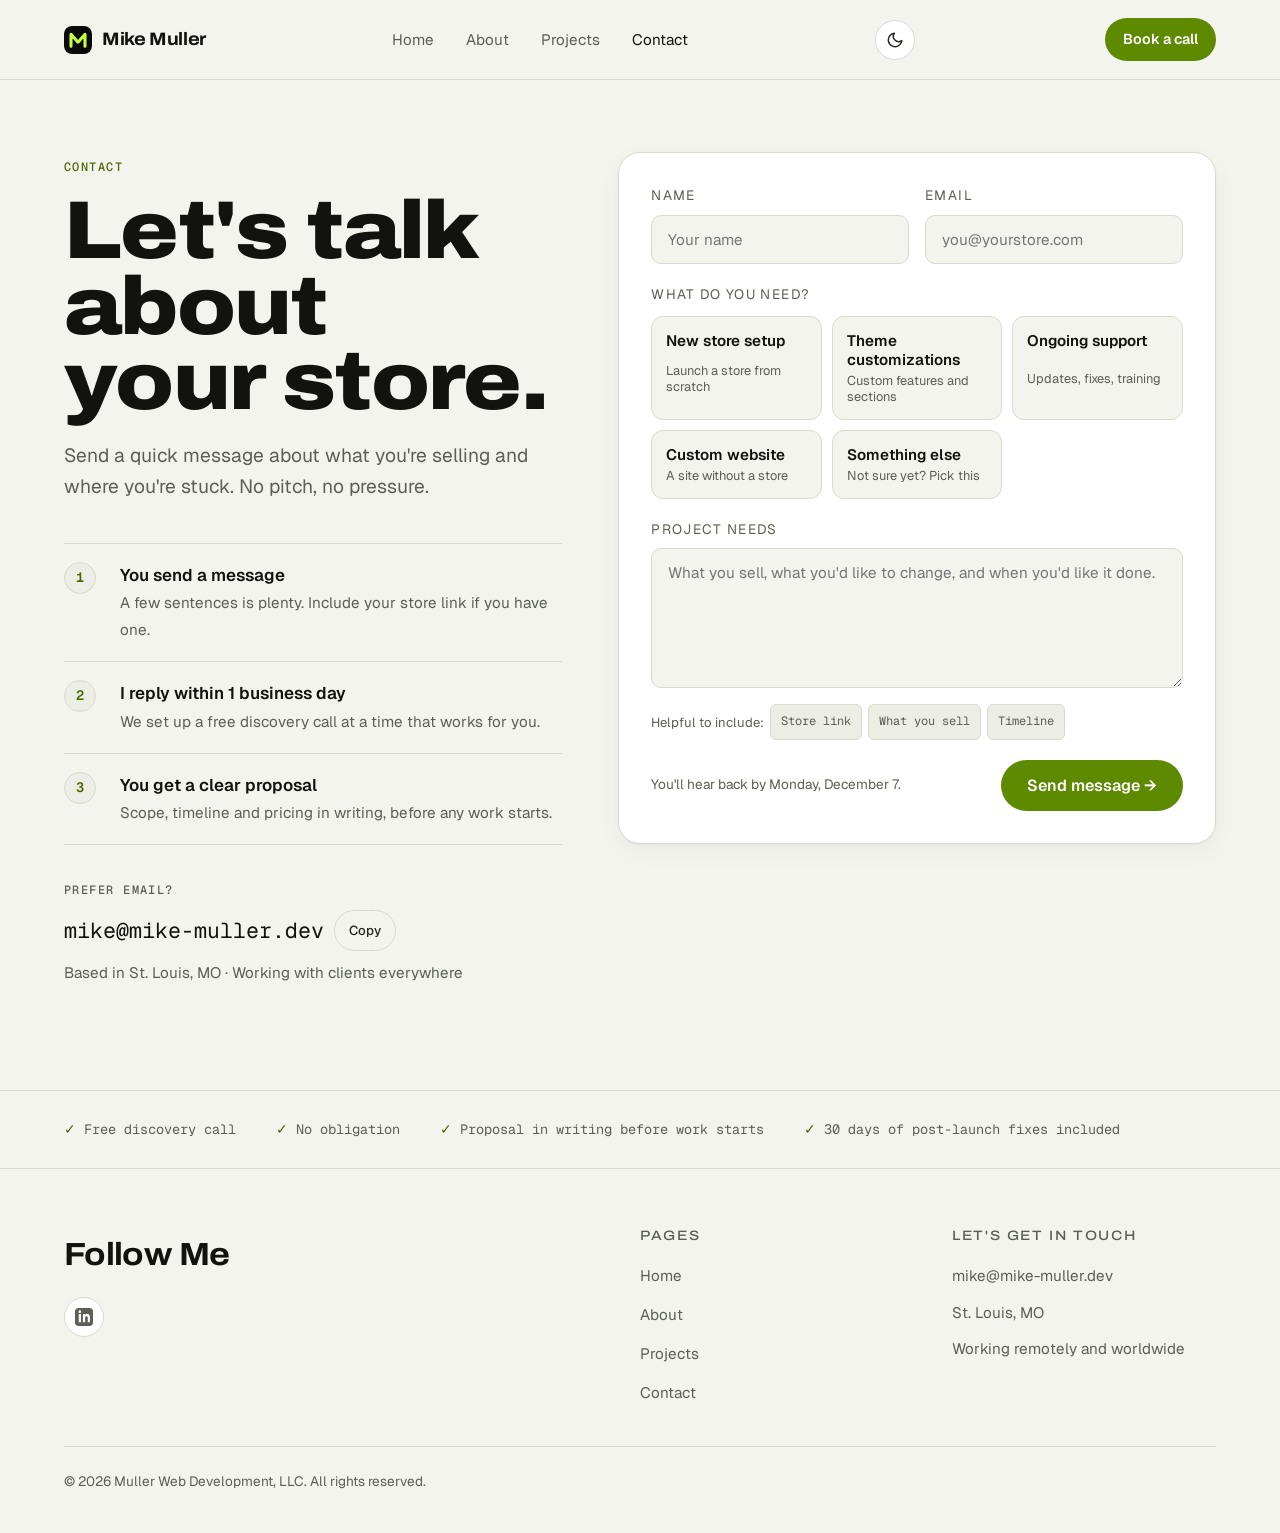
<file: contact.html>
<!DOCTYPE html>
<html lang="en">
<head>
  <meta charset="UTF-8" />
  <meta name="viewport" content="width=device-width, initial-scale=1.0" />
  <title>Hire a St. Louis Shopify Developer | Mike Muller</title>
  <meta name="description" content="Hire a St. Louis based Shopify developer for store setup, theme customization, or ongoing support. Working remotely with clients anywhere. Replies within 1 business day." />
  <link rel="canonical" href="https://mike-muller.dev/contact" />
  <meta property="og:type" content="website" />
  <meta property="og:site_name" content="Mike Muller, Shopify Developer" />
  <meta property="og:title" content="Hire a St. Louis Shopify Developer | Mike Muller" />
  <meta property="og:description" content="Hire a St. Louis based Shopify developer for store setup, theme customization, or ongoing support. Working remotely with clients anywhere. Replies within 1 business day." />
  <meta property="og:url" content="https://mike-muller.dev/contact" />
  <meta property="og:image" content="https://mike-muller.dev/assets/profile-hero-enhanced.jpg" />
  <meta name="twitter:card" content="summary_large_image" />
  <script>
    (function() {
      var prefersDark = false;
      try { prefersDark = localStorage.getItem('theme') === 'dark'; } catch (e) {}
      if (!prefersDark) document.documentElement.setAttribute('data-theme', 'light');
    })();
  </script>
  <link rel="preconnect" href="https://fonts.googleapis.com">
  <link rel="preconnect" href="https://fonts.gstatic.com" crossorigin>
  <link href="https://fonts.googleapis.com/css2?family=Archivo:wdth,wght@62..125,400..900&family=Geist:wght@400;500;600&family=Geist+Mono:wght@400;500&display=swap" rel="stylesheet">
  <link rel="icon" type="image/svg+xml" href="assets/favicon.svg" />
  <link rel="icon" type="image/png" sizes="32x32" href="assets/favicon-32.png" />
  <link rel="icon" type="image/png" sizes="16x16" href="assets/favicon-16.png" />
  <link rel="apple-touch-icon" sizes="180x180" href="assets/apple-touch-icon.png" />
  <link rel="stylesheet" href="css/styles.css" />
</head>
<body>
  <div id="header"></div>

  <main>
    <section class="contact-v2">
      <div class="container">
        <div>
          <span class="eyebrow">Contact</span>
          <h1>Let's talk about your store.</h1>
          <p class="lede">Send a quick message about what you're selling and where you're stuck. No pitch, no pressure.</p>
          <ol class="next-steps" aria-label="What happens next">
            <li><div><b>You send a message</b><span>A few sentences is plenty. Include your store link if you have one.</span></div></li>
            <li><div><b>I reply within 1 business day</b><span>We set up a free discovery call at a time that works for you.</span></div></li>
            <li><div><b>You get a clear proposal</b><span>Scope, timeline and pricing in writing, before any work starts.</span></div></li>
          </ol>
          <div class="email-direct">
            <span class="eyebrow">Prefer email?</span>
            <div class="email-row">
              <a class="email-addr" id="emailAddr" href="mailto:mike@mike-muller.dev">mike@mike-muller.dev</a>
              <button type="button" class="copy-btn" id="copyEmail">Copy</button>
            </div>
            <p>Based in St. Louis, MO · Working with clients everywhere</p>
          </div>
        </div>

        <form class="contact-form" name="contact" method="POST" data-netlify="true" netlify-honeypot="bot-field" novalidate>
          <input type="hidden" name="form-name" value="contact" />
          <p hidden><label>Leave this empty: <input name="bot-field" /></label></p>
          <div class="form-alert" role="alert" aria-live="polite"></div>
          <div class="form-two">
            <div class="form-row">
              <label for="name">Name</label>
              <input id="name" name="name" type="text" placeholder="Your name" autocomplete="name" required />
            </div>
            <div class="form-row">
              <label for="email">Email</label>
              <input id="email" name="email" type="email" placeholder="you@yourstore.com" autocomplete="email" required />
            </div>
          </div>
          <div class="form-row">
            <fieldset>
              <legend>What do you need?</legend>
              <div class="service-tiles">
                <label class="service-tile"><input type="radio" name="service" id="service" value="Shopify Store Setup" required><span>New store setup<small>Launch a store from scratch</small></span></label>
                <label class="service-tile"><input type="radio" name="service" value="Theme Customizations"><span>Theme customizations<small>Custom features and sections</small></span></label>
                <label class="service-tile"><input type="radio" name="service" value="Ongoing Shopify Support"><span>Ongoing support<small>Updates, fixes, training</small></span></label>
                <label class="service-tile"><input type="radio" name="service" value="Custom Website"><span>Custom website<small>A site without a store</small></span></label>
                <label class="service-tile"><input type="radio" name="service" value="Other"><span>Something else<small>Not sure yet? Pick this</small></span></label>
              </div>
            </fieldset>
          </div>
          <div class="form-row">
            <label for="message">Project Needs</label>
            <textarea id="message" name="message" placeholder="What you sell, what you'd like to change, and when you'd like it done." required></textarea>
            <div class="msg-hints">Helpful to include:
              <button type="button" data-msg-hint="Store link: ">Store link</button>
              <button type="button" data-msg-hint="What I sell: ">What you sell</button>
              <button type="button" data-msg-hint="Timeline: ">Timeline</button>
            </div>
          </div>
          <div class="form-submit">
            <span class="reply-by" id="replyBy">I'll reply within 1 business day.</span>
            <button type="submit" class="btn btn-primary">Send message →</button>
          </div>
        </form>
      </div>
    </section>

    <div class="promise-strip">
      <div class="container">
        <span>Free discovery call</span>
        <span>No obligation</span>
        <span>Proposal in writing before work starts</span>
        <span>30 days of post-launch fixes included</span>
      </div>
    </div>
  </main>

  <div id="footer"></div>

  <script src="js/includes.js"></script>
</body>
</html>
</file>
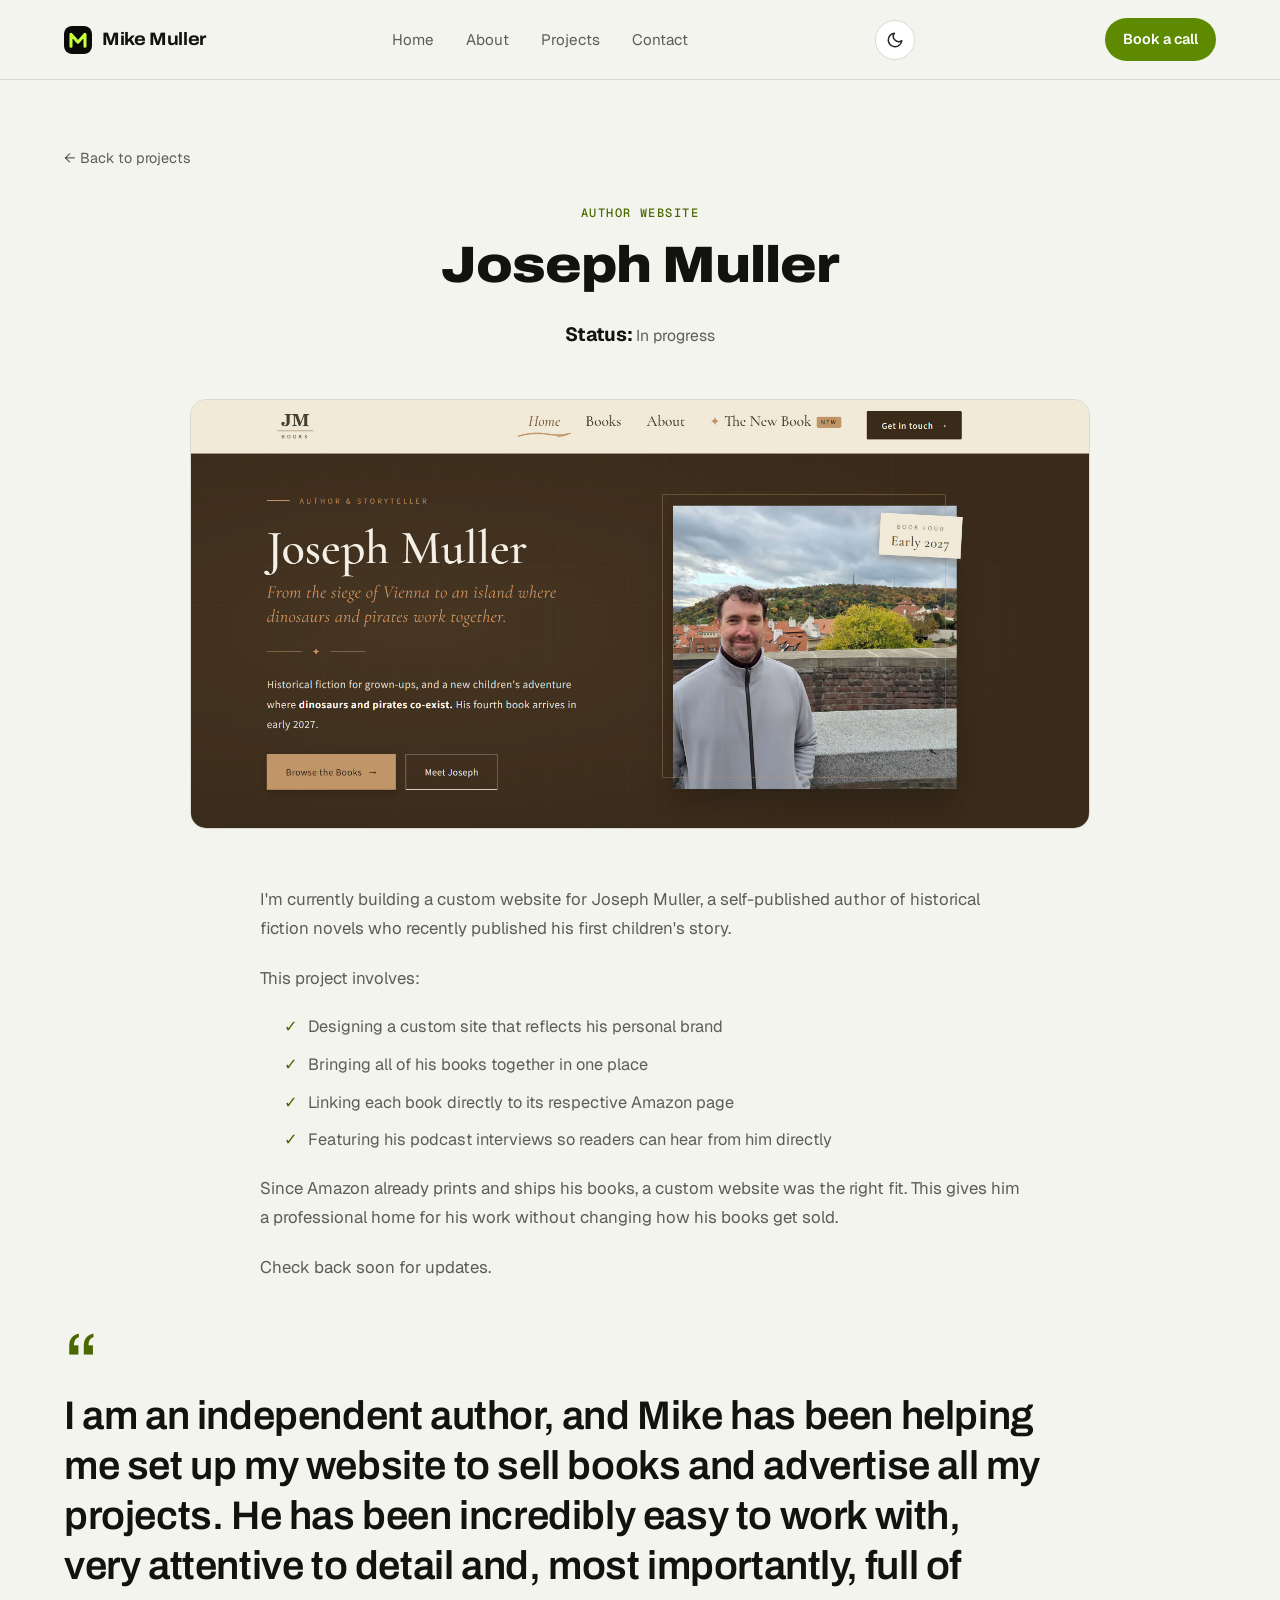
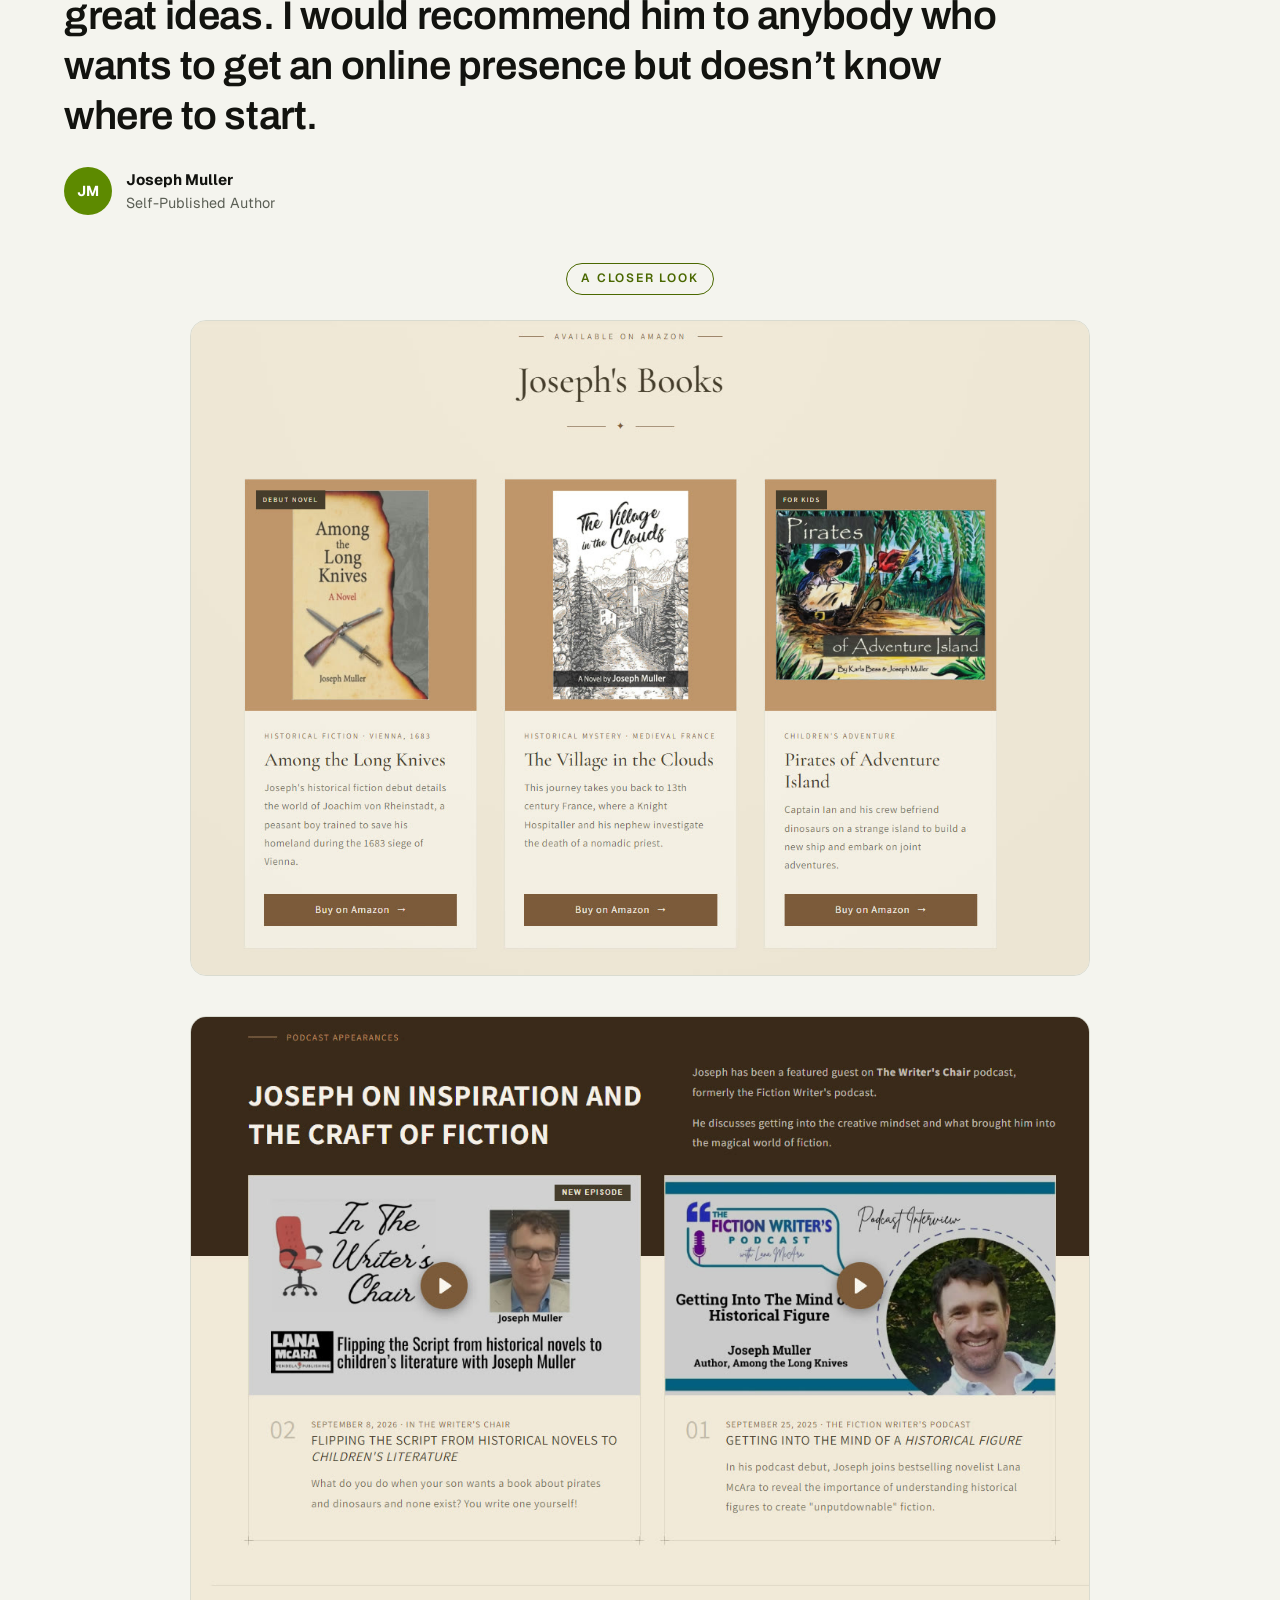
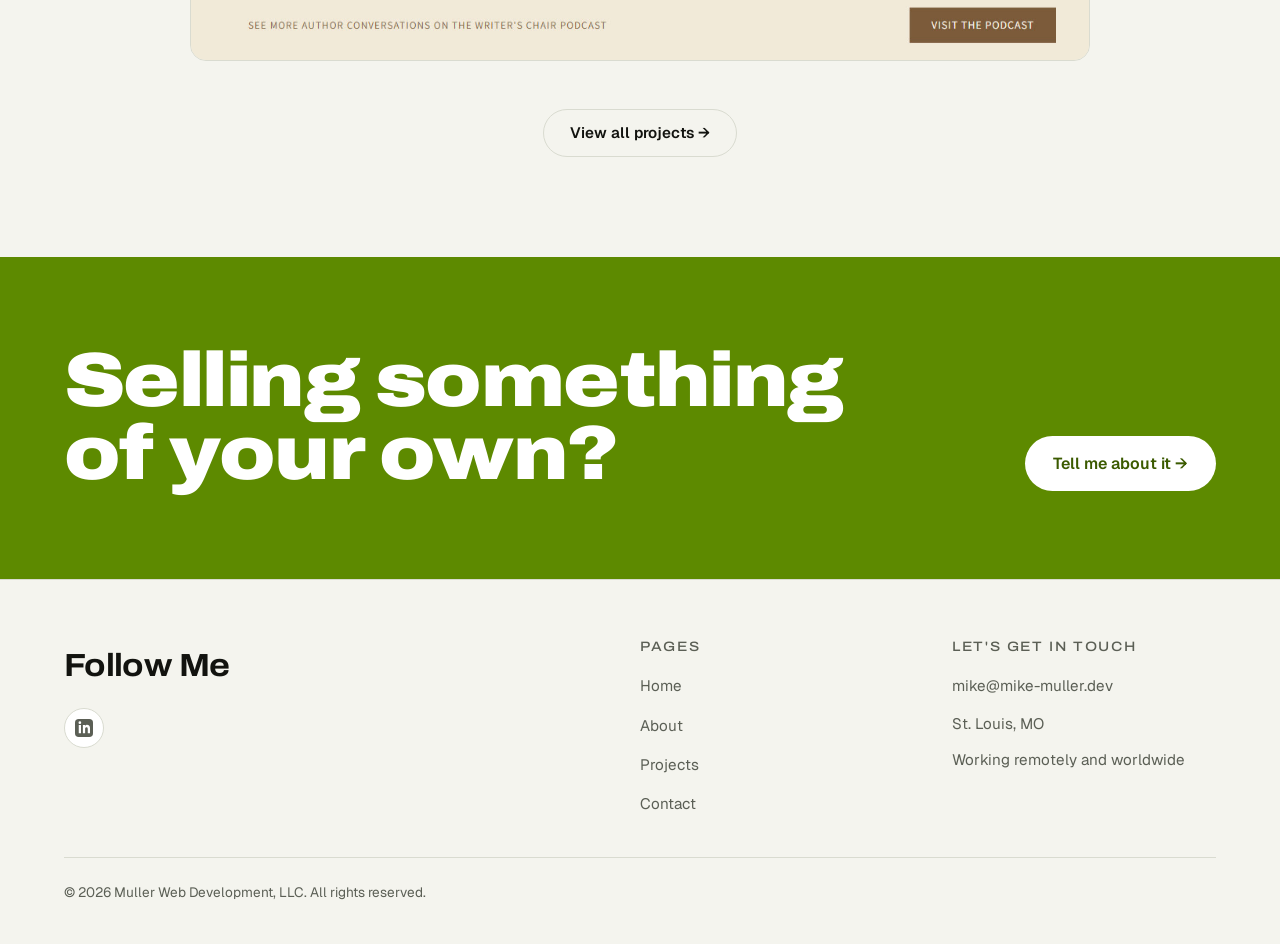
<file: josephmuller.html>
<!DOCTYPE html>
<html lang="en">
<head>
  <meta charset="UTF-8" />
  <meta name="viewport" content="width=device-width, initial-scale=1.0" />
  <title>Joseph Muller Author Website | Mike Muller</title>
  <meta name="description" content="An author website for Joseph Muller, a self-published author of historical fiction and children's books." />
  <link rel="canonical" href="https://mike-muller.dev/josephmuller" />
  <meta property="og:type" content="website" />
  <meta property="og:site_name" content="Mike Muller, Shopify Developer" />
  <meta property="og:title" content="Joseph Muller Author Website | Mike Muller" />
  <meta property="og:description" content="An author website for Joseph Muller, a self-published author of historical fiction and children's books." />
  <meta property="og:url" content="https://mike-muller.dev/josephmuller" />
  <meta property="og:image" content="https://mike-muller.dev/assets/profile-hero-enhanced.jpg" />
  <meta name="twitter:card" content="summary_large_image" />
  <script>
    (function() {
      var prefersDark = false;
      try { prefersDark = localStorage.getItem('theme') === 'dark'; } catch (e) {}
      if (!prefersDark) document.documentElement.setAttribute('data-theme', 'light');
    })();
  </script>
  <link rel="preconnect" href="https://fonts.googleapis.com">
  <link rel="preconnect" href="https://fonts.gstatic.com" crossorigin>
  <link href="https://fonts.googleapis.com/css2?family=Archivo:wdth,wght@62..125,400..900&family=Geist:wght@400;500;600&family=Geist+Mono:wght@400;500&display=swap" rel="stylesheet">
  <link rel="icon" type="image/svg+xml" href="assets/favicon.svg" />
  <link rel="icon" type="image/png" sizes="32x32" href="assets/favicon-32.png" />
  <link rel="icon" type="image/png" sizes="16x16" href="assets/favicon-16.png" />
  <link rel="apple-touch-icon" sizes="180x180" href="assets/apple-touch-icon.png" />
  <link rel="stylesheet" href="css/styles.css" />
</head>
<body>
  <div id="header"></div>

  <main>
    <section class="case-header">
      <div class="container">
        <a href="projects.html" class="case-back">← Back to projects</a>
        <div class="case-header-grid">
          <div>
            <span class="eyebrow">Author Website</span>
            <h1 class="case-title">Joseph Muller</h1><br>
              <div class="case-meta-value"><b class="case-meta-label">Status:</b> In progress</div>
          </div>
        </div>
      </div>
    </section>

    <section class="case-video">
      <div class="container">
        <div class="case-video-frame">
          <img src="assets/joseph-muller-site.jpg" alt="Homepage of the author website for Joseph Muller, in progress" width="1777" height="847">
        </div>
      </div>
    </section>

    <section class="section" style="padding-top: 56px;">
      <div class="container">
        <div class="case-body reveal">
          <p>I'm currently building a custom website for Joseph Muller, a self-published author of historical fiction novels who recently published his first children's story.</p>
          <p>This project involves:</p>
          <ul>
            <li>Designing a custom site that reflects his personal brand</li>
            <li>Bringing all of his books together in one place</li>
            <li>Linking each book directly to its respective Amazon page</li>
            <li>Featuring his podcast interviews so readers can hear from him directly</li>
          </ul>
          <p>Since Amazon already prints and ships his books, a custom website was the right fit. This gives him a professional home for his work without changing how his books get sold. </p> 
            <p>Check back soon for updates.</p>
        </div>
        <figure class="big-quote reveal" style="margin-top: 56px;">
          <blockquote>I am an independent author, and Mike has been helping me set up my website to sell books and advertise all my projects. He has been incredibly easy to work with, very attentive to detail and, most importantly, full of great ideas. I would recommend him to anybody who wants to get an online presence but doesn’t know where to start.</blockquote>
          <figcaption class="testimonial-author">
            <span class="testimonial-avatar" aria-hidden="true">JM</span>
            <span>
              <strong>Joseph Muller</strong>
              <span class="testimonial-role">Self-Published Author</span>
            </span>
          </figcaption>
        </figure>
        <div class="case-project-head reveal" style="margin-top: 48px; margin-bottom: 0;">
          <span class="case-project-num">A closer look</span>
        </div>
        <div class="case-video-frame reveal">
          <img src="assets/joseph-muller-books.jpg" alt="Books section of Joseph Muller's author website, with a Buy on Amazon button for each title" width="1230" height="896" loading="lazy">
        </div>
        <div class="case-video-frame reveal" style="margin-top: 40px;">
          <img src="assets/joseph-muller-podcasts.jpg" alt="Podcast section of Joseph Muller's author website, featuring two interview episodes" width="1146" height="821" loading="lazy">
        </div>
      </div>
       <div class="projects-cta reveal">
          <a href="projects.html" class="btn btn-ghost">View all projects →</a>
        </div>
    </section>

    <section class="footer-cta">
      <div class="container">
        <h2>Selling something of your own?</h2>
        <a href="contact.html" class="btn btn-primary" data-text="ctaButton"></a>
      </div>
    </section>
  </main>

  <div id="footer"></div>

  <script src="js/includes.js"></script>
</body>
</html>
</file>
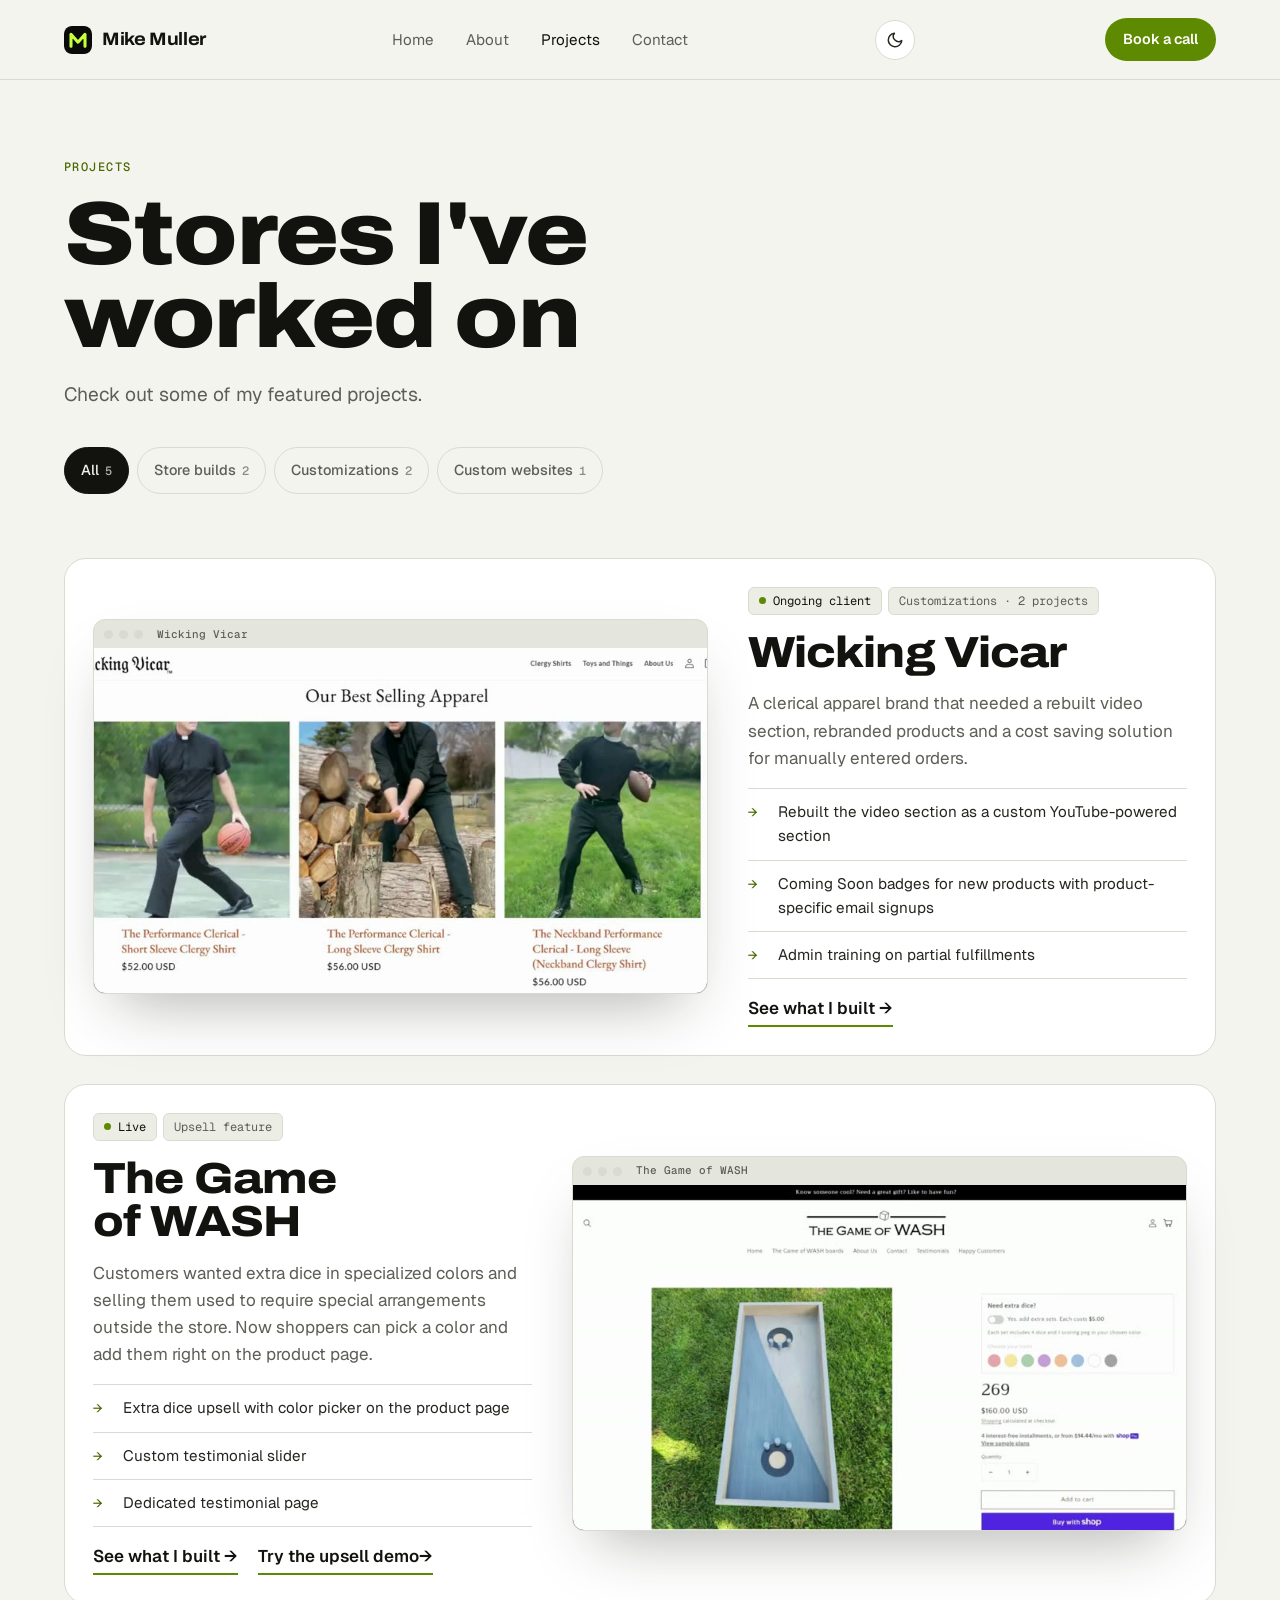
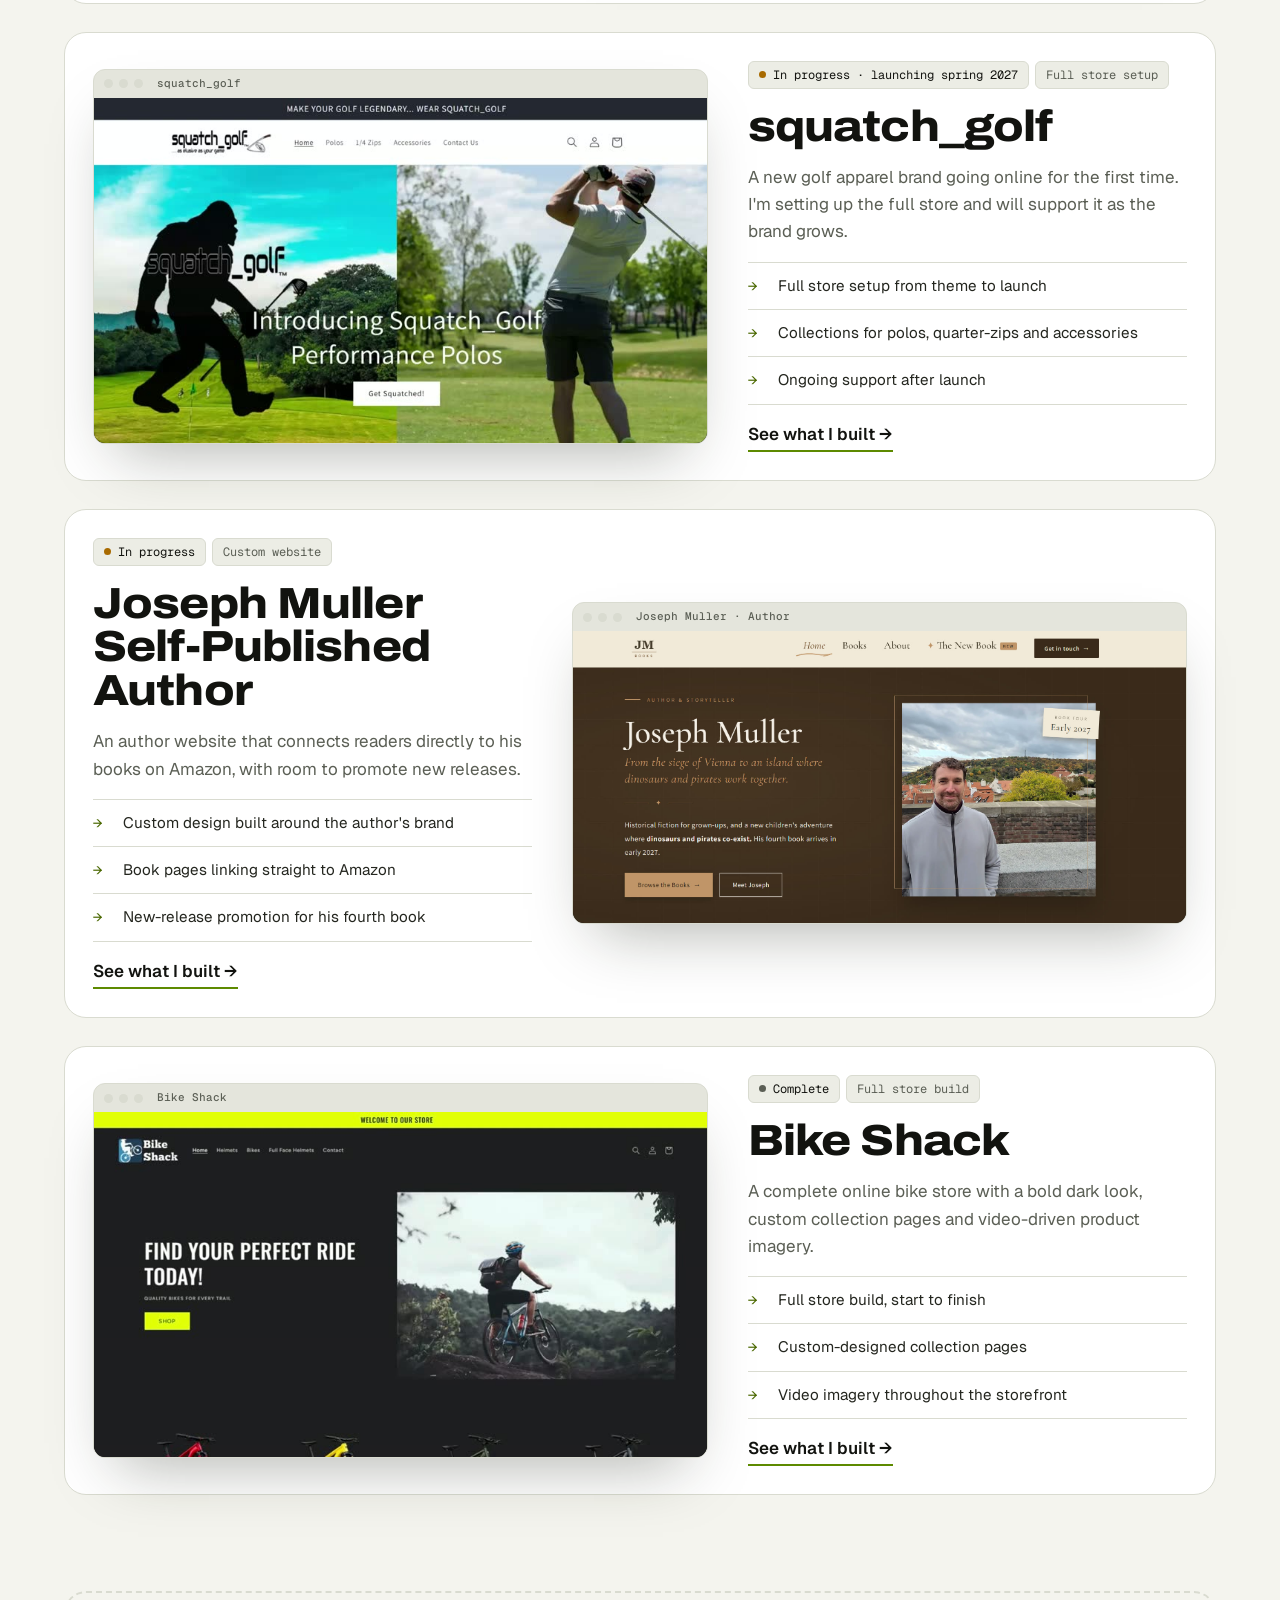
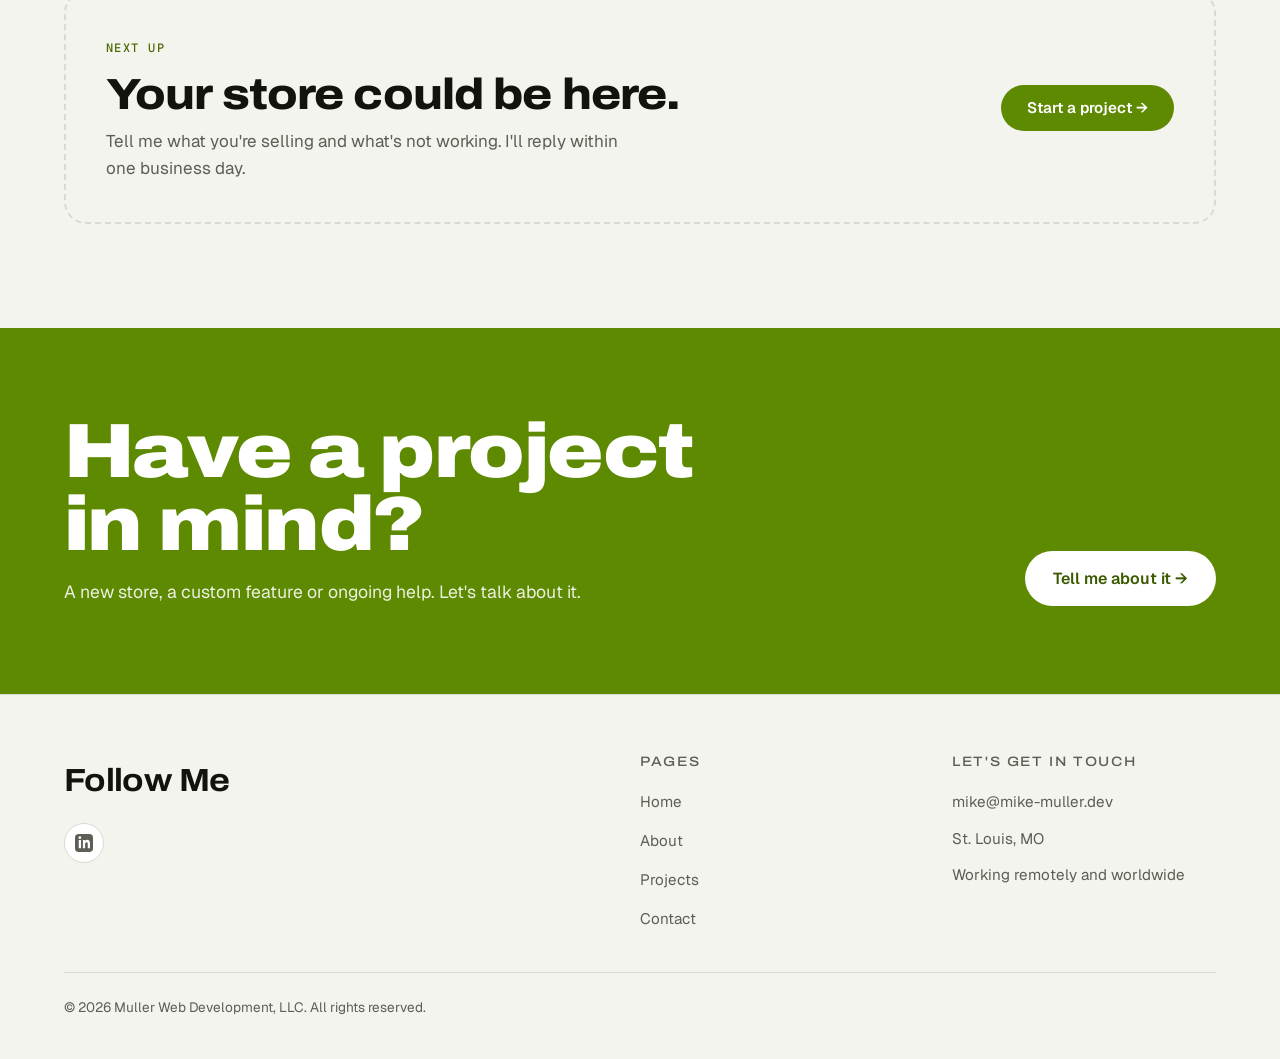
<file: projects.html>
<!DOCTYPE html>
<html lang="en">
<head>
  <meta charset="UTF-8" />
  <meta name="viewport" content="width=device-width, initial-scale=1.0" />
  <title>Shopify Developer Portfolio | Mike Muller, St. Louis</title>
  <meta name="description" content="Shopify store builds and theme customizations by freelance Shopify developer Mike Muller, including Wicking Vicar, The Game of WASH, and more." />
  <link rel="canonical" href="https://mike-muller.dev/projects" />
  <meta property="og:type" content="website" />
  <meta property="og:site_name" content="Mike Muller, Shopify Developer" />
  <meta property="og:title" content="Shopify Developer Portfolio | Mike Muller, St. Louis" />
  <meta property="og:description" content="Shopify store builds and theme customizations by freelance Shopify developer Mike Muller, including Wicking Vicar, The Game of WASH, and more." />
  <meta property="og:url" content="https://mike-muller.dev/projects" />
  <meta property="og:image" content="https://mike-muller.dev/assets/profile-hero-enhanced.jpg" />
  <meta name="twitter:card" content="summary_large_image" />
  <script>
    (function() {
      var prefersDark = false;
      try { prefersDark = localStorage.getItem('theme') === 'dark'; } catch (e) {}
      if (!prefersDark) document.documentElement.setAttribute('data-theme', 'light');
    })();
  </script>
  <link rel="preconnect" href="https://fonts.googleapis.com">
  <link rel="preconnect" href="https://fonts.gstatic.com" crossorigin>
  <link href="https://fonts.googleapis.com/css2?family=Archivo:wdth,wght@62..125,400..900&family=Geist:wght@400;500;600&family=Geist+Mono:wght@400;500&display=swap" rel="stylesheet">
  <link rel="icon" type="image/svg+xml" href="assets/favicon.svg" />
  <link rel="icon" type="image/png" sizes="32x32" href="assets/favicon-32.png" />
  <link rel="icon" type="image/png" sizes="16x16" href="assets/favicon-16.png" />
  <link rel="apple-touch-icon" sizes="180x180" href="assets/apple-touch-icon.png" />
  <link rel="stylesheet" href="css/styles.css" />
</head>
<body>
  <div id="header"></div>

  <main>
    <section class="page-intro">
      <div class="container">
        <span class="eyebrow">Projects</span>
        <h1>Stores I've worked on</h1>
        <p class="lede">Check out some of my featured projects.</p>
        <div class="proj-filters" role="group" aria-label="Filter projects">
          <button type="button" class="proj-filter" data-filter="all" aria-pressed="true">All<span class="n">5</span></button>
          <button type="button" class="proj-filter" data-filter="build" aria-pressed="false">Store builds<span class="n">2</span></button>
          <button type="button" class="proj-filter" data-filter="custom" aria-pressed="false">Customizations<span class="n">2</span></button>
          <button type="button" class="proj-filter" data-filter="site" aria-pressed="false">Custom websites<span class="n">1</span></button>
        </div>
      </div>
    </section>

    <div class="container">
      <div class="proj-list">
        <article class="proj-row" data-category="custom">
          <div class="proj-media">
            <div class="browser-frame">
              <div class="browser-bar"><b>Wicking Vicar</b></div>
              <video data-autoplay src="assets/wicking-vickar-video.mp4" poster="assets/wicking-vickar-video-poster.jpg" muted loop playsinline preload="none"></video>
            </div>
          </div>
          <div class="proj-info">
            <div class="chip-row"><span class="chip chip-status is-live">Ongoing client</span><span class="chip">Customizations · 2 projects</span></div>
            <h2><a href="wickingvicar.html">Wicking Vicar</a></h2>
            <p>A clerical apparel brand that needed a rebuilt video section, rebranded products and a cost saving solution for manually entered orders.</p>
            <ul class="proj-built">
              <li>Rebuilt the video section as a custom YouTube-powered section</li>
              <li>Coming Soon badges for new products with product-specific email signups</li>
              <li>Admin training on partial fulfillments</li>
            </ul>
            <div class="proj-links"><a href="wickingvicar.html" class="link-underline">See what I built →</a></div>
          </div>
        </article>

        <article class="proj-row" data-category="custom">
          <div class="proj-media">
            <div class="browser-frame">
              <div class="browser-bar"><b>The Game of WASH</b></div>
              <video data-autoplay src="assets/game-of-wash.mp4" poster="assets/game-of-wash-poster.jpg" muted loop playsinline preload="none"></video>
            </div>
          </div>
          <div class="proj-info">
            <div class="chip-row"><span class="chip chip-status is-live">Live</span><span class="chip">Upsell feature</span></div>
            <h2><a href="thegameofwash.html">The Game of WASH</a></h2>
            <p>Customers wanted extra dice in specialized colors and selling them used to require special arrangements outside the store. Now shoppers can pick a color and add them right on the product page.</p>
            <ul class="proj-built">
              <li>Extra dice upsell with color picker on the product page</li>
              <li>Custom testimonial slider</li>
              <li>Dedicated testimonial page</li>
            </ul>
            <div class="proj-links">
              <a href="thegameofwash.html" class="link-underline">See what I built →</a>
              <a href="thegameofwash.html#try-it" class="link-underline">Try the upsell demo→</a>
            </div>
          </div>
        </article>

        <article class="proj-row" data-category="build">
          <div class="proj-media">
            <div class="browser-frame">
              <div class="browser-bar"><b>squatch_golf</b></div>
              <video data-autoplay src="assets/squatch-golf-latest.mp4" poster="assets/squatch-golf-latest-poster.jpg" muted loop playsinline preload="none"></video>
            </div>
          </div>
          <div class="proj-info">
            <div class="chip-row"><span class="chip chip-status is-wip">In progress · launching spring 2027</span><span class="chip">Full store setup</span></div>
            <h2><a href="squatchgolf.html">squatch_golf</a></h2>
            <p>A new golf apparel brand going online for the first time. I'm setting up the full store and will support it as the brand grows.</p>
            <ul class="proj-built">
              <li>Full store setup from theme to launch</li>
              <li>Collections for polos, quarter-zips and accessories</li>
              <li>Ongoing support after launch</li>
            </ul>
            <div class="proj-links"><a href="squatchgolf.html" class="link-underline">See what I built →</a></div>
          </div>
        </article>

        <article class="proj-row" data-category="site">
          <div class="proj-media">
            <div class="browser-frame">
              <div class="browser-bar"><b>Joseph Muller · Author</b></div>
              <img src="assets/joseph-muller-site.jpg" class="img-full" alt="Homepage of Joseph Muller's author website" width="1777" height="847" loading="lazy">
            </div>
          </div>
          <div class="proj-info">
            <div class="chip-row"><span class="chip chip-status is-wip">In progress</span><span class="chip">Custom website</span></div>
            <h2><a href="josephmuller.html">Joseph Muller<br>Self-Published Author</a></h2>
            <p>An author website that connects readers directly to his books on Amazon, with room to promote new releases.</p>
            <ul class="proj-built">
              <li>Custom design built around the author's brand</li>
              <li>Book pages linking straight to Amazon</li>
              <li>New-release promotion for his fourth book</li>
            </ul>
            <div class="proj-links"><a href="josephmuller.html" class="link-underline">See what I built →</a></div>
          </div>
        </article>

        <article class="proj-row" data-category="build">
          <div class="proj-media">
            <div class="browser-frame">
              <div class="browser-bar"><b>Bike Shack</b></div>
              <video data-autoplay src="assets/bike-shack-final.mp4" poster="assets/bike-shack-final-poster.jpg" muted loop playsinline preload="none"></video>
            </div>
          </div>
          <div class="proj-info">
            <div class="chip-row"><span class="chip chip-status">Complete</span><span class="chip">Full store build</span></div>
            <h2><a href="bikeshack.html">Bike Shack</a></h2>
            <p>A complete online bike store with a bold dark look, custom collection pages and video-driven product imagery.</p>
            <ul class="proj-built">
              <li>Full store build, start to finish</li>
              <li>Custom-designed collection pages</li>
              <li>Video imagery throughout the storefront</li>
            </ul>
            <div class="proj-links"><a href="bikeshack.html" class="link-underline">See what I built →</a></div>
          </div>
        </article>

        <p class="proj-empty" id="projEmpty" hidden>No projects in this category yet.</p>
      </div>

      <div class="proj-yours">
        <div>
          <span class="eyebrow">Next up</span>
          <h2>Your store could be here.</h2>
          <p>Tell me what you're selling and what's not working. I'll reply within one business day.</p>
        </div>
        <a href="contact.html" class="btn btn-primary">Start a project →</a>
      </div>
    </div>

    <section class="footer-cta">
      <div class="container">
        <div>
          <h2>Have a project in mind?</h2>
          <p>A new store, a custom feature or ongoing help. Let's talk about it.</p>
        </div>
        <a href="contact.html" class="btn btn-primary">Tell me about it →</a>
      </div>
    </section>
  </main>

  <div class="video-lightbox" id="videoLightbox" role="dialog" aria-modal="true" aria-label="Video preview" aria-hidden="true">
    <button type="button" class="video-lightbox-close" aria-label="Close video">&times;</button>
    <div class="video-lightbox-inner">
      <video class="video-lightbox-player" controls playsinline></video>
    </div>
  </div>

  <div id="footer"></div>

  <script src="js/includes.js"></script>
</body>
</html>
</file>
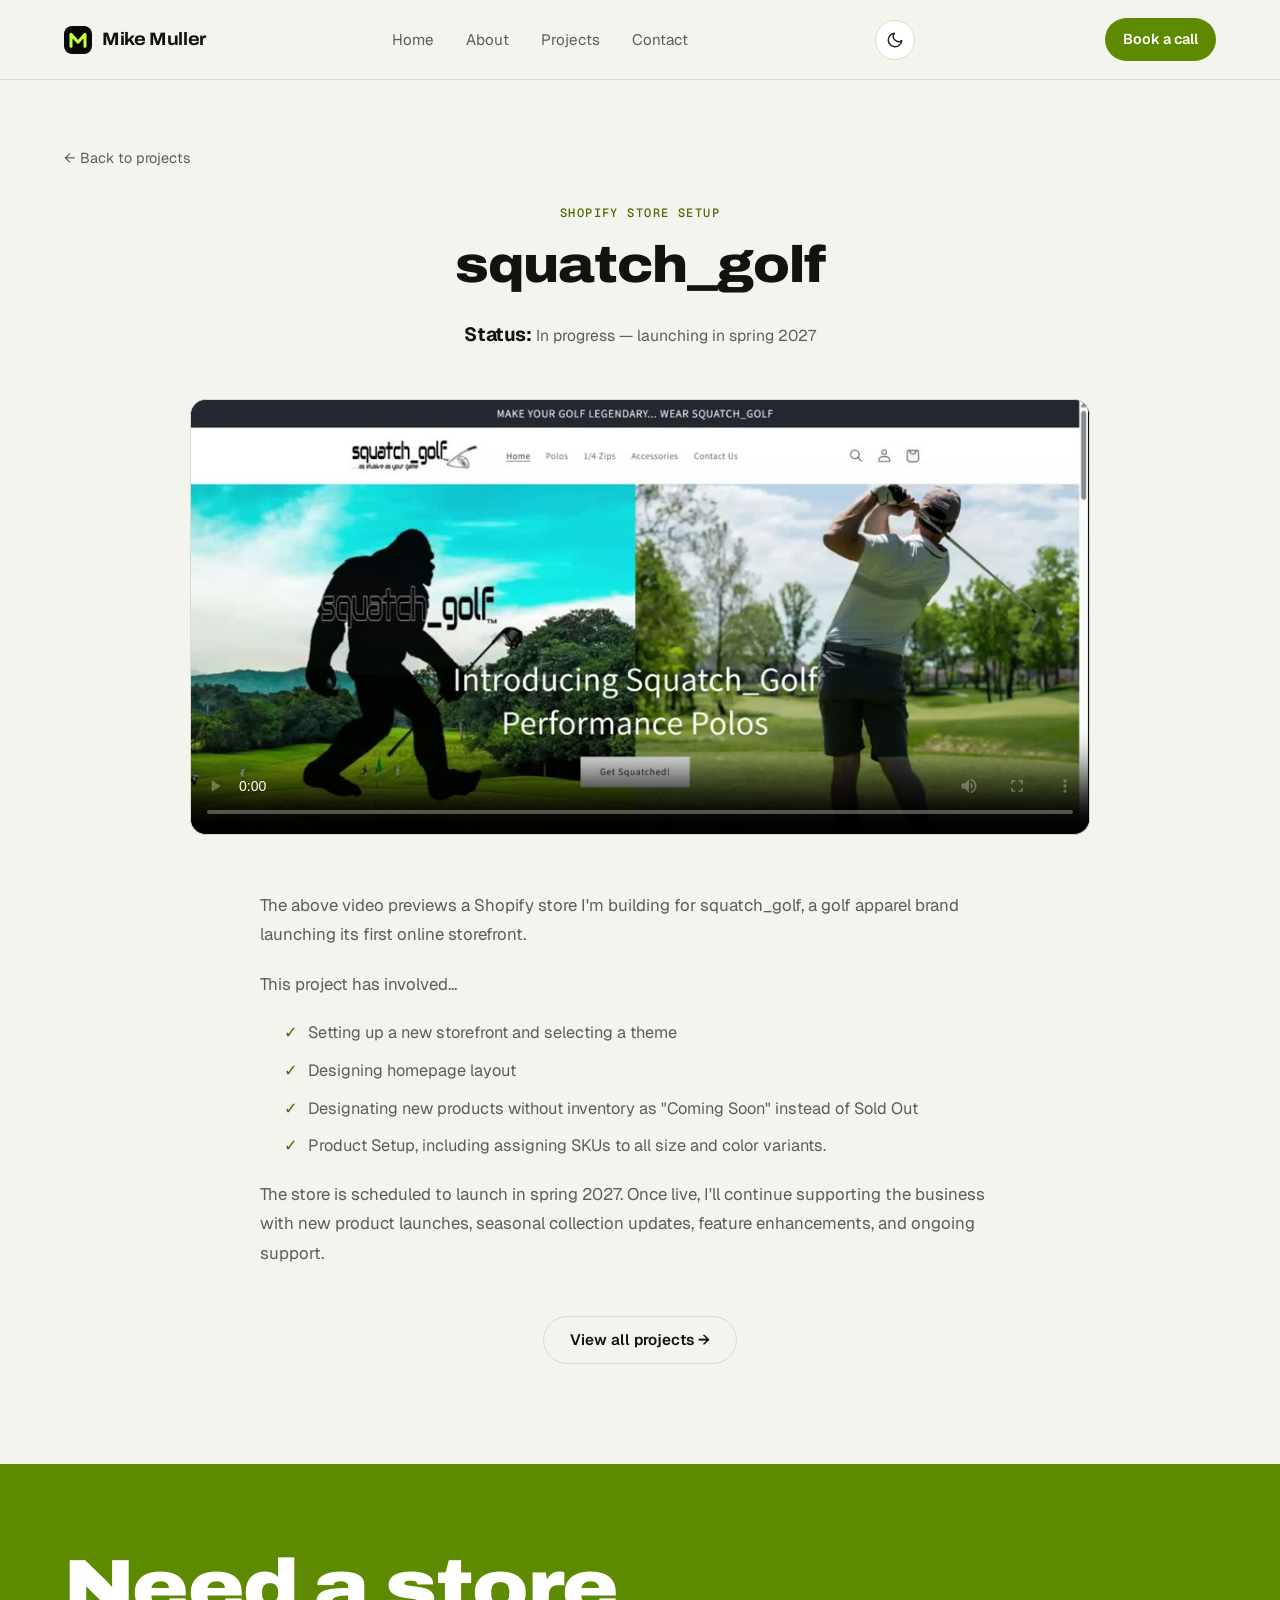
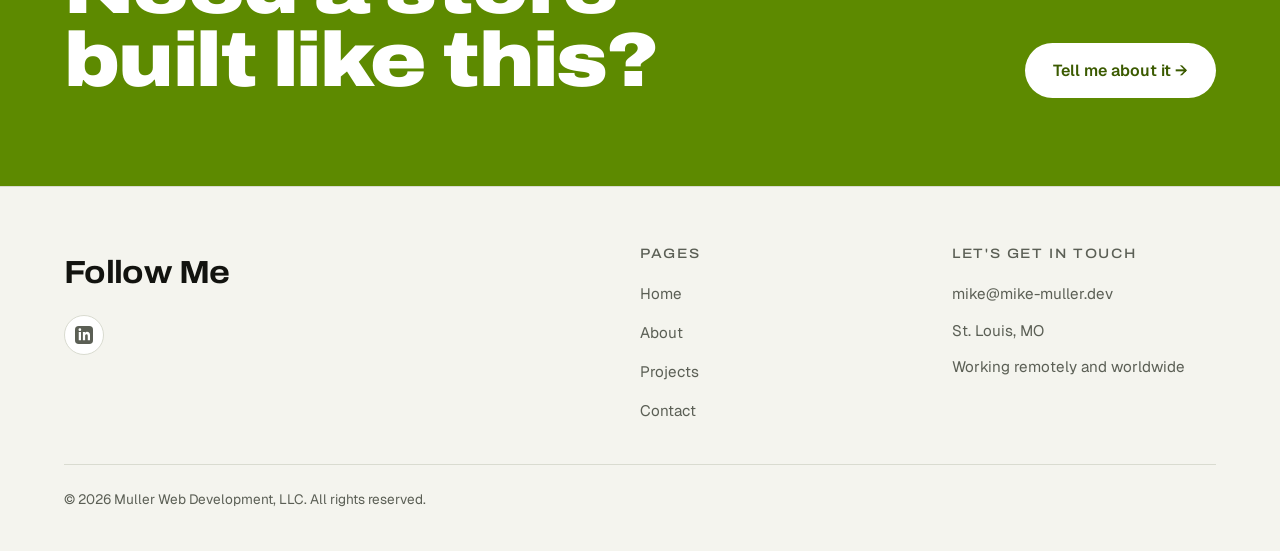
<file: squatchgolf.html>
<!DOCTYPE html>
<html lang="en">
<head>
  <meta charset="UTF-8" />
  <meta name="viewport" content="width=device-width, initial-scale=1.0" />
  <title>squatch_golf Shopify Store Setup | Mike Muller</title>
  <meta name="description" content="Shopify store setup for squatch_golf, a golf apparel brand, including theme build, product setup, and launch prep." />
  <link rel="canonical" href="https://mike-muller.dev/squatchgolf" />
  <meta property="og:type" content="website" />
  <meta property="og:site_name" content="Mike Muller, Shopify Developer" />
  <meta property="og:title" content="squatch_golf Shopify Store Setup | Mike Muller" />
  <meta property="og:description" content="Shopify store setup for squatch_golf, a golf apparel brand, including theme build, product setup, and launch prep." />
  <meta property="og:url" content="https://mike-muller.dev/squatchgolf" />
  <meta property="og:image" content="https://mike-muller.dev/assets/profile-hero-enhanced.jpg" />
  <meta name="twitter:card" content="summary_large_image" />
  <script>
    (function() {
      var prefersDark = false;
      try { prefersDark = localStorage.getItem('theme') === 'dark'; } catch (e) {}
      if (!prefersDark) document.documentElement.setAttribute('data-theme', 'light');
    })();
  </script>
  <link rel="preconnect" href="https://fonts.googleapis.com">
  <link rel="preconnect" href="https://fonts.gstatic.com" crossorigin>
  <link href="https://fonts.googleapis.com/css2?family=Archivo:wdth,wght@62..125,400..900&family=Geist:wght@400;500;600&family=Geist+Mono:wght@400;500&display=swap" rel="stylesheet">
  <link rel="icon" type="image/svg+xml" href="assets/favicon.svg" />
  <link rel="icon" type="image/png" sizes="32x32" href="assets/favicon-32.png" />
  <link rel="icon" type="image/png" sizes="16x16" href="assets/favicon-16.png" />
  <link rel="apple-touch-icon" sizes="180x180" href="assets/apple-touch-icon.png" />
  <link rel="stylesheet" href="css/styles.css" />
</head>
<body>
  <div id="header"></div>

  <main>
    <section class="case-header">
      <div class="container">
        <a href="projects.html" class="case-back">← Back to projects</a>
        <div class="case-header-grid">
          <div>
            <span class="eyebrow">Shopify Store Setup</span>
            <h1 class="case-title">squatch_golf</h1><br>
              <div class="case-meta-value"><b class="case-meta-label">Status:</b> In progress — launching in spring 2027</div>
          </div>          
        </div>
      </div>
    </section>

    <section class="case-video">
      <div class="container">
        <div class="case-video-frame">
          <video src="assets/squatch-golf-latest.mp4" poster="assets/squatch-golf-latest-poster.jpg" controls playsinline preload="metadata"></video>
        </div>
      </div>
    </section>

    <section class="section" style="padding-top: 56px;">
      <div class="container">
        <div class="case-body reveal">
          <p>The above video previews a Shopify store I'm building for squatch_golf, a golf apparel brand launching its first online storefront.</p>
          <p>This project has involved...</p>
          <ul>  
            <li>Setting up a new storefront and selecting a theme</li>  
            <li>Designing homepage layout</li>
            <li>Designating new products without inventory as "Coming Soon" instead of Sold Out</li>
            <li>Product Setup, including assigning SKUs to all size and color variants.</li>
          </ul>
          <p>The store is scheduled to launch in spring 2027. Once live, I'll continue supporting the business with new product launches, seasonal collection updates, feature enhancements, and ongoing support.</p>
        </div>
      </div>
       <div class="projects-cta reveal">
          <a href="projects.html" class="btn btn-ghost">View all projects →</a>
        </div>
    </section>

    <section class="footer-cta">
      <div class="container">
        <h2>Need a store built like this?</h2>
        <a href="contact.html" class="btn btn-primary" data-text="ctaButton"></a>
      </div>
    </section>
  </main>

  <div id="footer"></div>

  <script src="js/includes.js"></script>
</body>
</html>
</file>
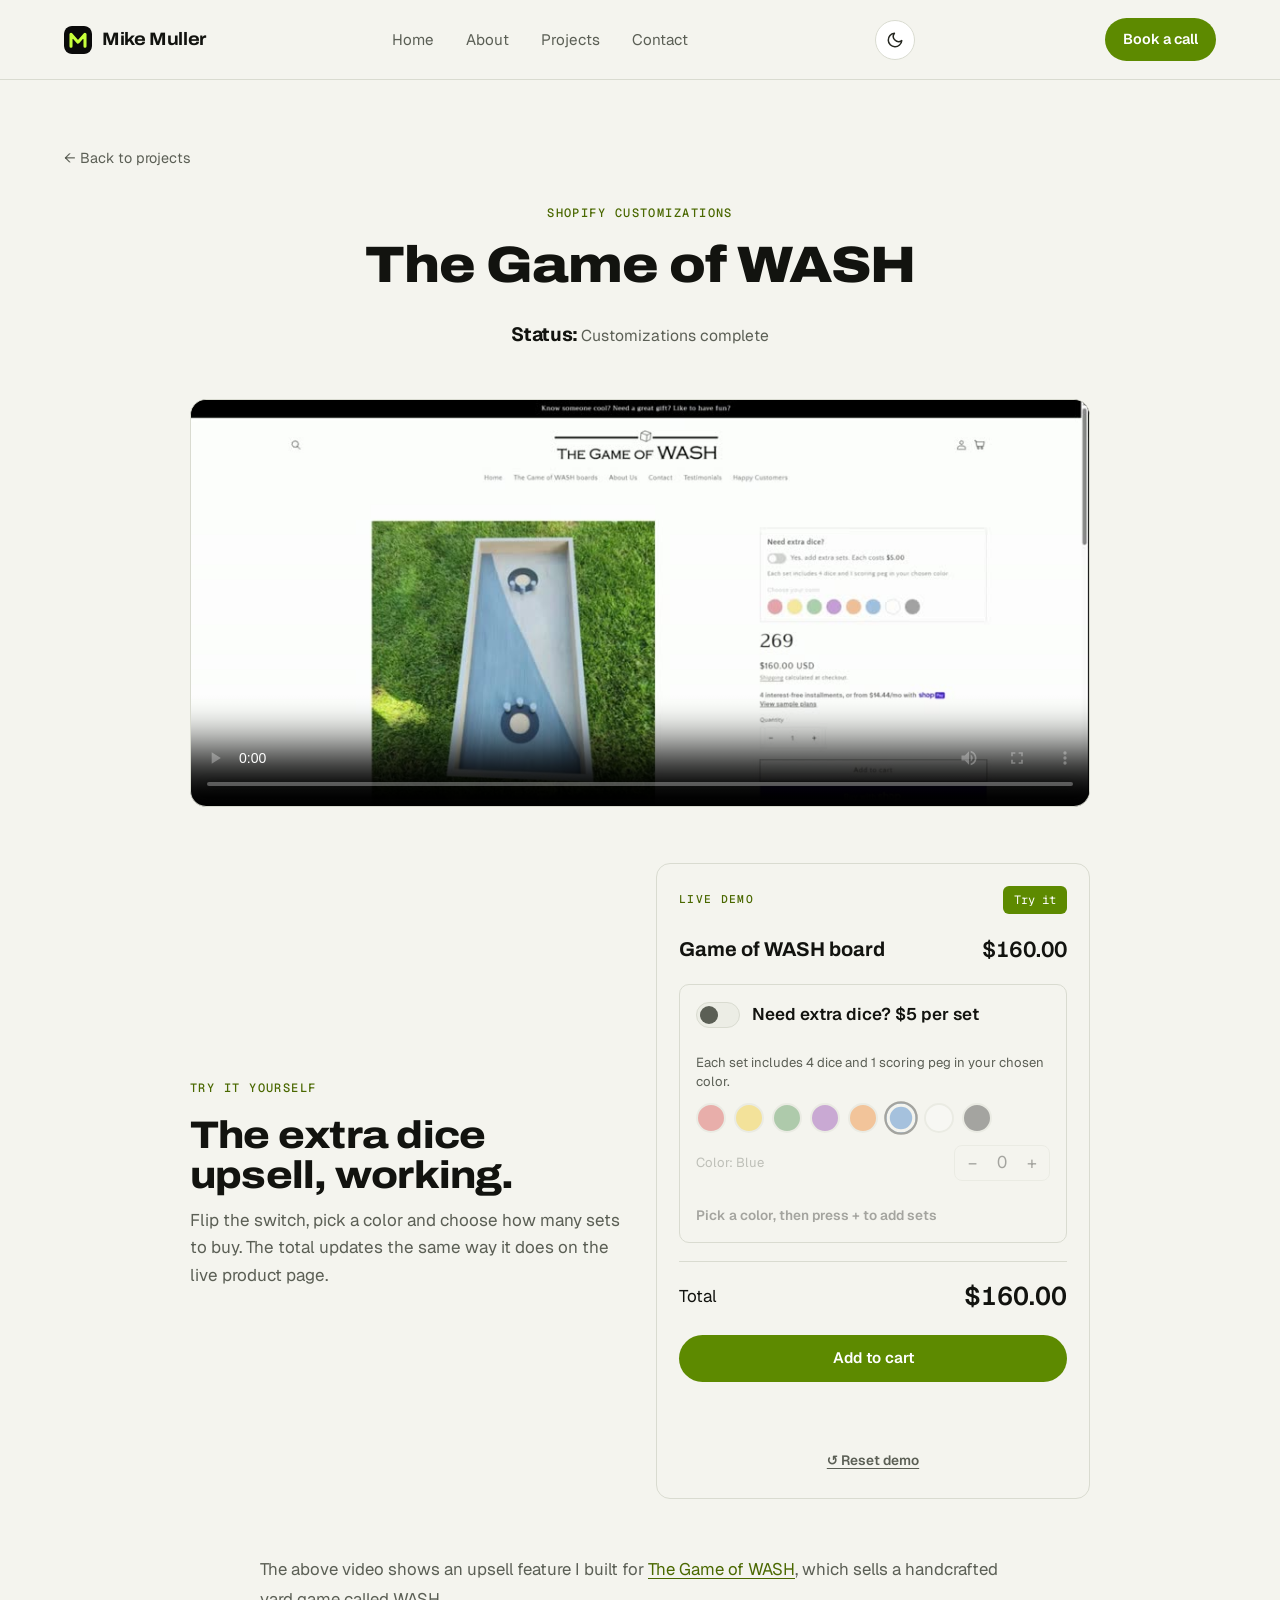
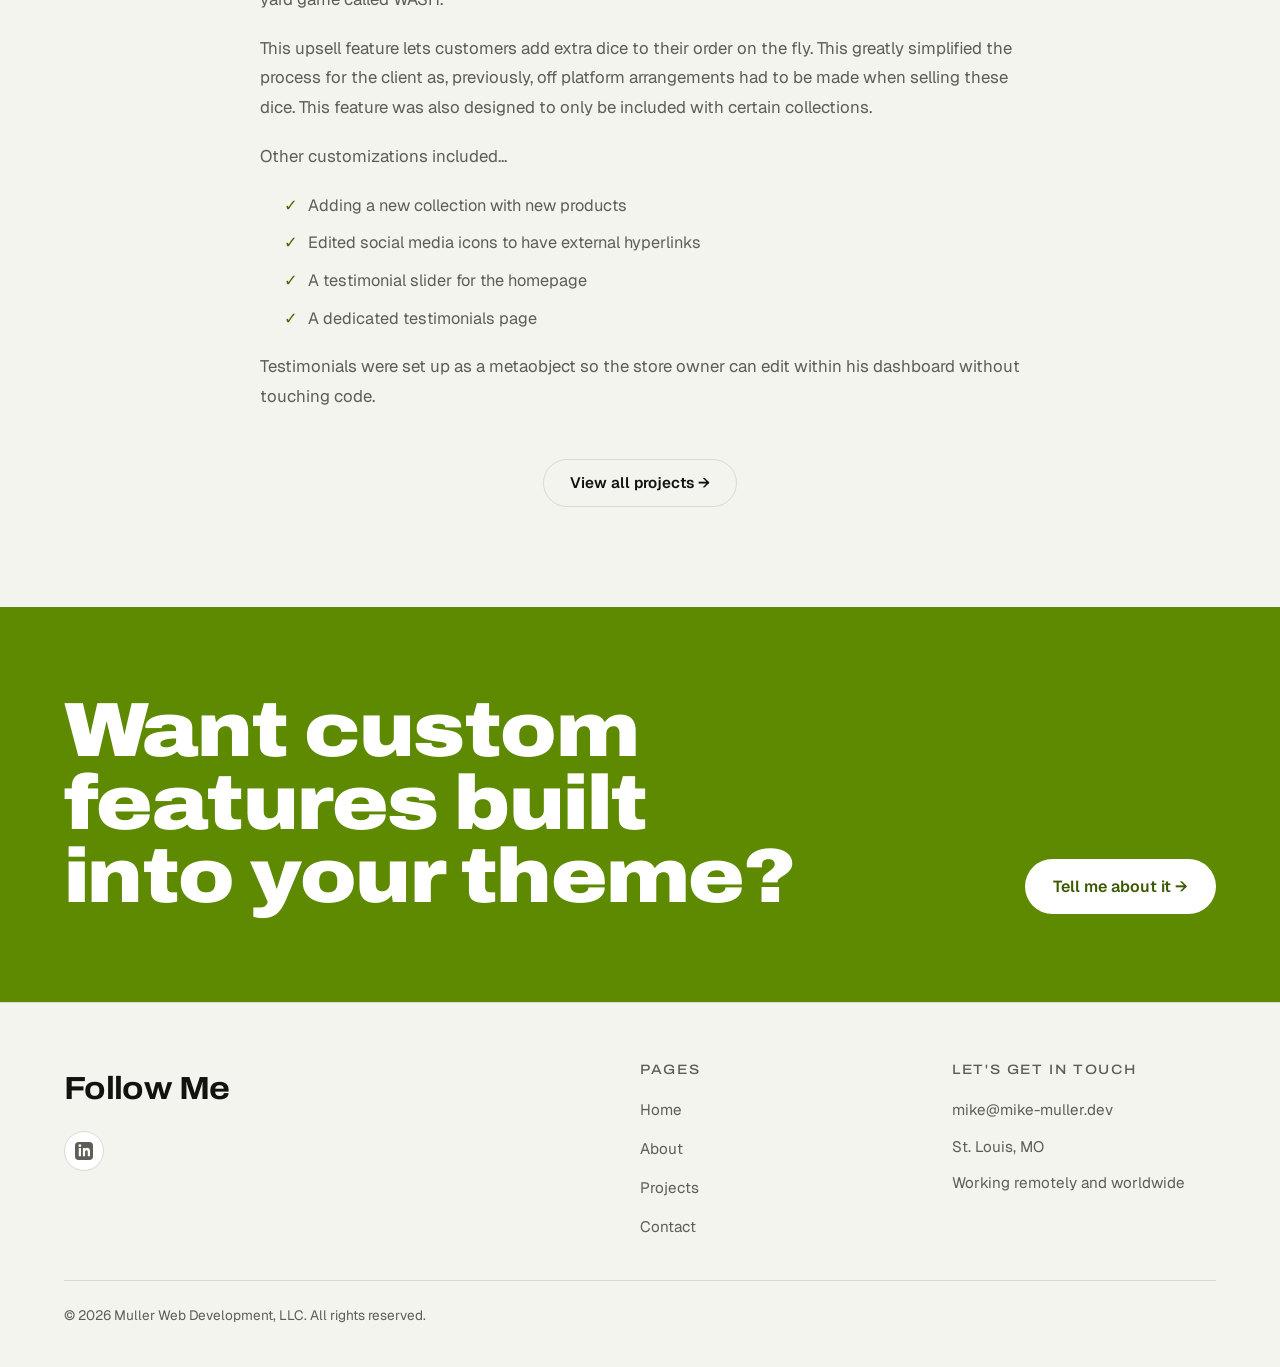
<file: thegameofwash.html>
<!DOCTYPE html>
<html lang="en">
<head>
  <meta charset="UTF-8" />
  <meta name="viewport" content="width=device-width, initial-scale=1.0" />
  <title>The Game of WASH Shopify Customizations | Mike Muller</title>
  <meta name="description" content="Shopify theme customizations for The Game of WASH, including an extra-dice upsell with a color picker on the product page, a testimonial slider, and a custom testimonials page." />
  <link rel="canonical" href="https://mike-muller.dev/thegameofwash" />
  <meta property="og:type" content="website" />
  <meta property="og:site_name" content="Mike Muller, Shopify Developer" />
  <meta property="og:title" content="The Game of WASH Shopify Customizations | Mike Muller" />
  <meta property="og:description" content="Shopify theme customizations for The Game of WASH, including an extra-dice upsell with a color picker on the product page, a testimonial slider, and a custom testimonials page." />
  <meta property="og:url" content="https://mike-muller.dev/thegameofwash" />
  <meta property="og:image" content="https://mike-muller.dev/assets/profile-hero-enhanced.jpg" />
  <meta name="twitter:card" content="summary_large_image" />
  <script>
    (function() {
      var prefersDark = false;
      try { prefersDark = localStorage.getItem('theme') === 'dark'; } catch (e) {}
      if (!prefersDark) document.documentElement.setAttribute('data-theme', 'light');
    })();
  </script>
  <link rel="preconnect" href="https://fonts.googleapis.com">
  <link rel="preconnect" href="https://fonts.gstatic.com" crossorigin>
  <link href="https://fonts.googleapis.com/css2?family=Archivo:wdth,wght@62..125,400..900&family=Geist:wght@400;500;600&family=Geist+Mono:wght@400;500&display=swap" rel="stylesheet">
  <link rel="icon" type="image/svg+xml" href="assets/favicon.svg" />
  <link rel="icon" type="image/png" sizes="32x32" href="assets/favicon-32.png" />
  <link rel="icon" type="image/png" sizes="16x16" href="assets/favicon-16.png" />
  <link rel="apple-touch-icon" sizes="180x180" href="assets/apple-touch-icon.png" />
  <link rel="stylesheet" href="css/styles.css" />
</head>
<body>
  <div id="header"></div>

  <main>
    <section class="case-header">
      <div class="container">
        <a href="projects.html" class="case-back">← Back to projects</a>
        <div class="case-header-grid">
          <div>
            <span class="eyebrow">Shopify Customizations</span>
            <h1 class="case-title">The Game of WASH</h1><br>
              <div class="case-meta-value"><b class="case-meta-label">Status: </b>Customizations complete</div>
          </div>
        </div>
      </div>
    </section>

    <section class="case-video">
      <div class="container">
        <div class="case-video-frame">
          <video src="assets/game-of-wash.mp4" poster="assets/game-of-wash-poster.jpg" controls playsinline preload="metadata"></video>
        </div>
      </div>
    </section>

    <!-- Working copy of the extra-dice upsell (logic in js/main.js) -->
    <section class="section" id="try-it" style="padding-top: 56px; padding-bottom: 0;">
      <div class="container">
        <div class="case-demo reveal">
          <div>
            <span class="eyebrow">Try it yourself</span>
            <h2>The extra dice upsell, working.</h2>
            <p>Flip the switch, pick a color and choose how many sets to buy. The total updates the same way it does on the live product page.</p>
          </div>
          <form class="store-demo" id="upsellDemo" autocomplete="off" aria-label="Interactive demo of the extra dice upsell">
            <div class="demo-row"><span class="eyebrow">Live demo</span><span class="chip chip-lime">Try it</span></div>
            <div class="demo-row"><span class="demo-name">Game of WASH board</span><span class="demo-price">$160.00</span></div>
            <div class="upsell-box" id="upsellBox">
              <label class="upsell-toggle" for="extraDice">
                <span class="switch"><input type="checkbox" id="extraDice"><span></span></span>
                Need extra dice? $5 per set
              </label>
              <p class="demo-small">Each set includes 4 dice and 1 scoring peg in your chosen color.</p>
              <div class="upsell-opts">
                <div class="swatches" id="diceSwatches" role="group" aria-label="Dice color"></div>
                <div class="demo-row">
                  <span class="demo-small" id="diceColorName">Color: Blue</span>
                  <div class="stepper" aria-label="Number of extra sets">
                    <button type="button" id="setsMinus" aria-label="Fewer sets">−</button>
                    <output id="setsCount">1</output>
                    <button type="button" id="setsPlus" aria-label="More sets">+</button>
                  </div>
                </div>
                <p class="upsell-summary" id="setsSummary" aria-live="polite"></p>
              </div>
            </div>
            <div class="demo-row demo-total"><span>Total</span><span class="demo-price" id="demoTotal">$160.00</span></div>
            <button class="btn btn-primary" type="submit">Add to cart</button>
            <p class="demo-note" id="demoNote" aria-live="polite"></p>
            <button type="button" class="demo-reset" id="demoReset">↺ Reset demo</button>
          </form>
        </div>
      </div>
    </section>

    <section class="section" style="padding-top: 56px;">
      <div class="container">
        <div class="case-body reveal">
          <p>The above video shows an upsell feature I built for <a href="https://www.thegameofwash.com" target="_blank">The Game of WASH</a>, which sells a handcrafted yard game called WASH.</p>
          <p>This upsell feature lets customers add extra dice to their order on the fly. This greatly simplified the process for the client as, previously, off platform arrangements had to be made when selling these dice. 
            This feature was also designed to only be included with certain collections.
          </p>
          <p>Other customizations included...</p>
          <ul>  
            <li>Adding a new collection with new products</li>
            <li>Edited social media icons to have external hyperlinks</li>
            <li>A testimonial slider for the homepage</li>
            <li>A dedicated testimonials page</li>
          </ul>
          <p>Testimonials were set up as a metaobject so the store owner can edit within his dashboard without touching code.</p>
          </div>
      </div>
       <div class="projects-cta reveal">
          <a href="projects.html" class="btn btn-ghost">View all projects →</a>
        </div>
    </section>

    <section class="footer-cta">
      <div class="container">
        <h2>Want custom features built into your theme?</h2>
        <a href="contact.html" class="btn btn-primary" data-text="ctaButton"></a>
      </div>
    </section>
  </main>

  <div id="footer"></div>

  <script src="js/includes.js"></script>
</body>
</html>
</file>
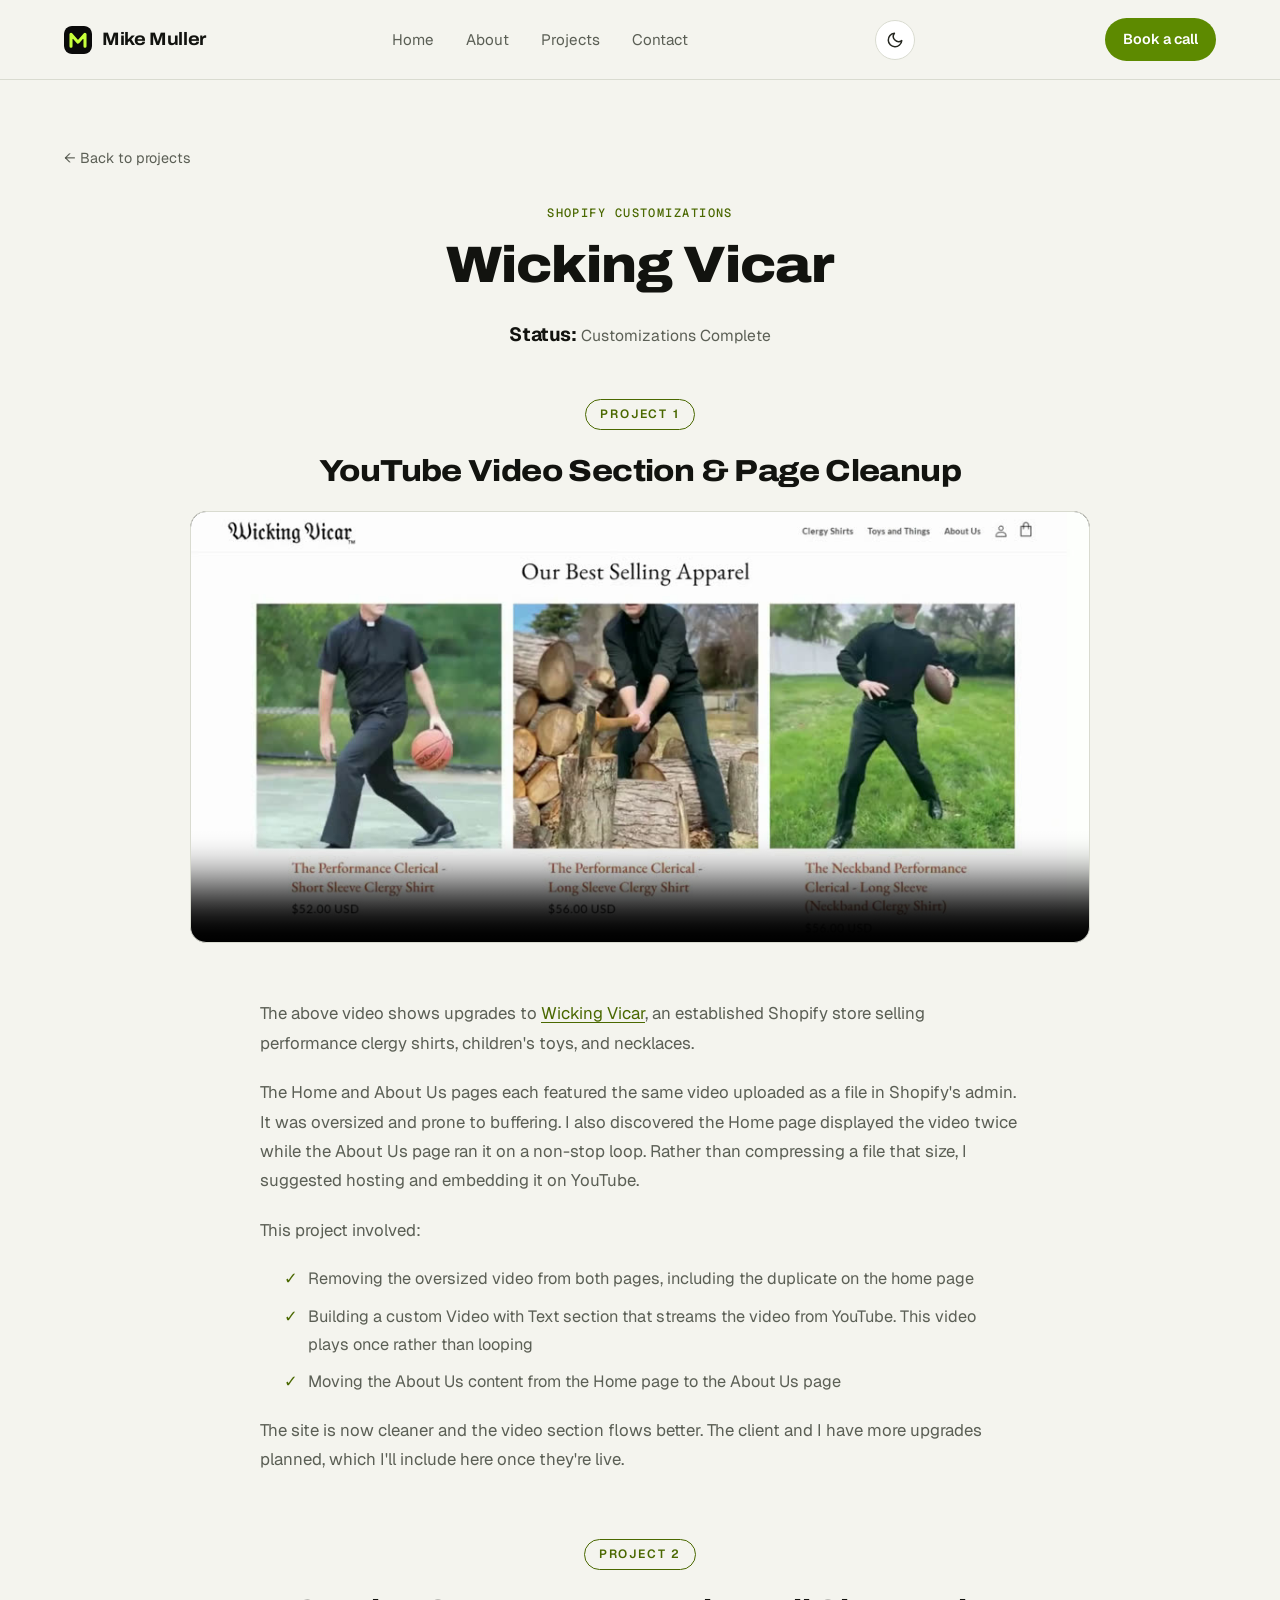
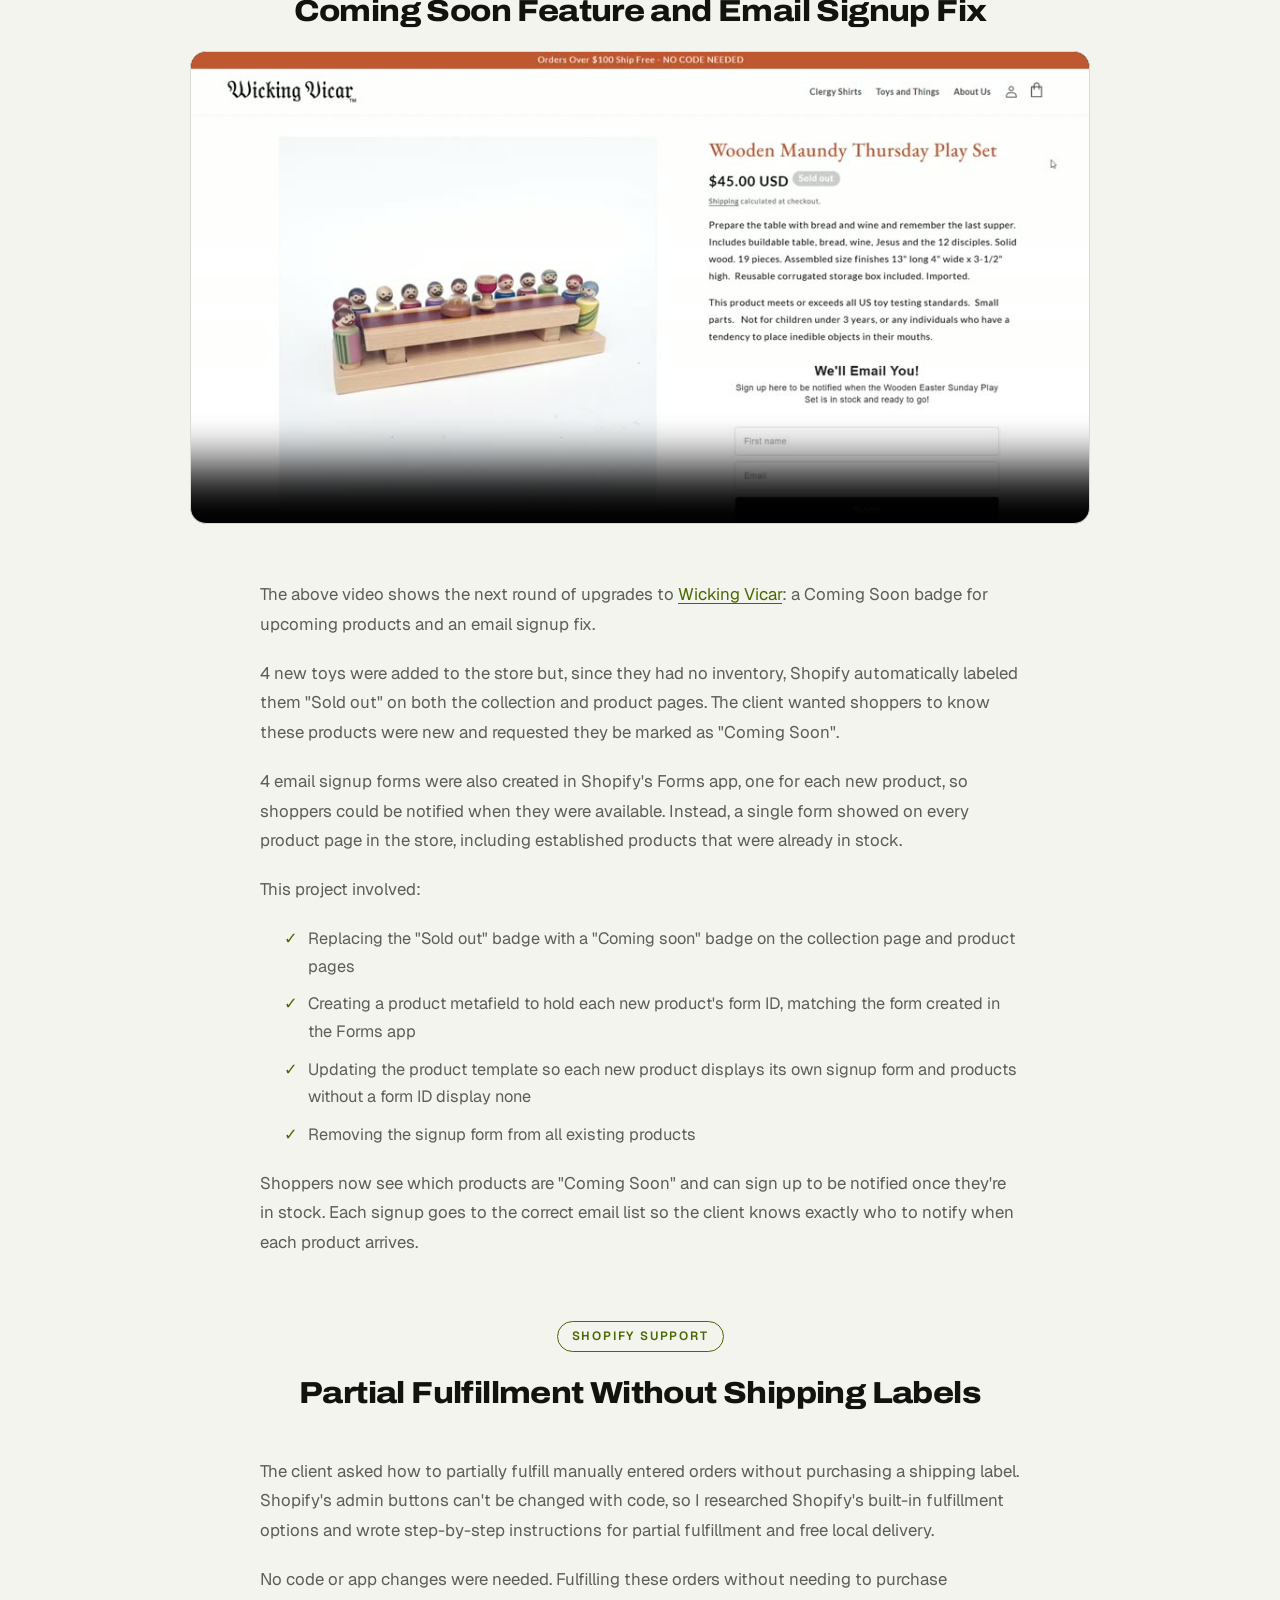
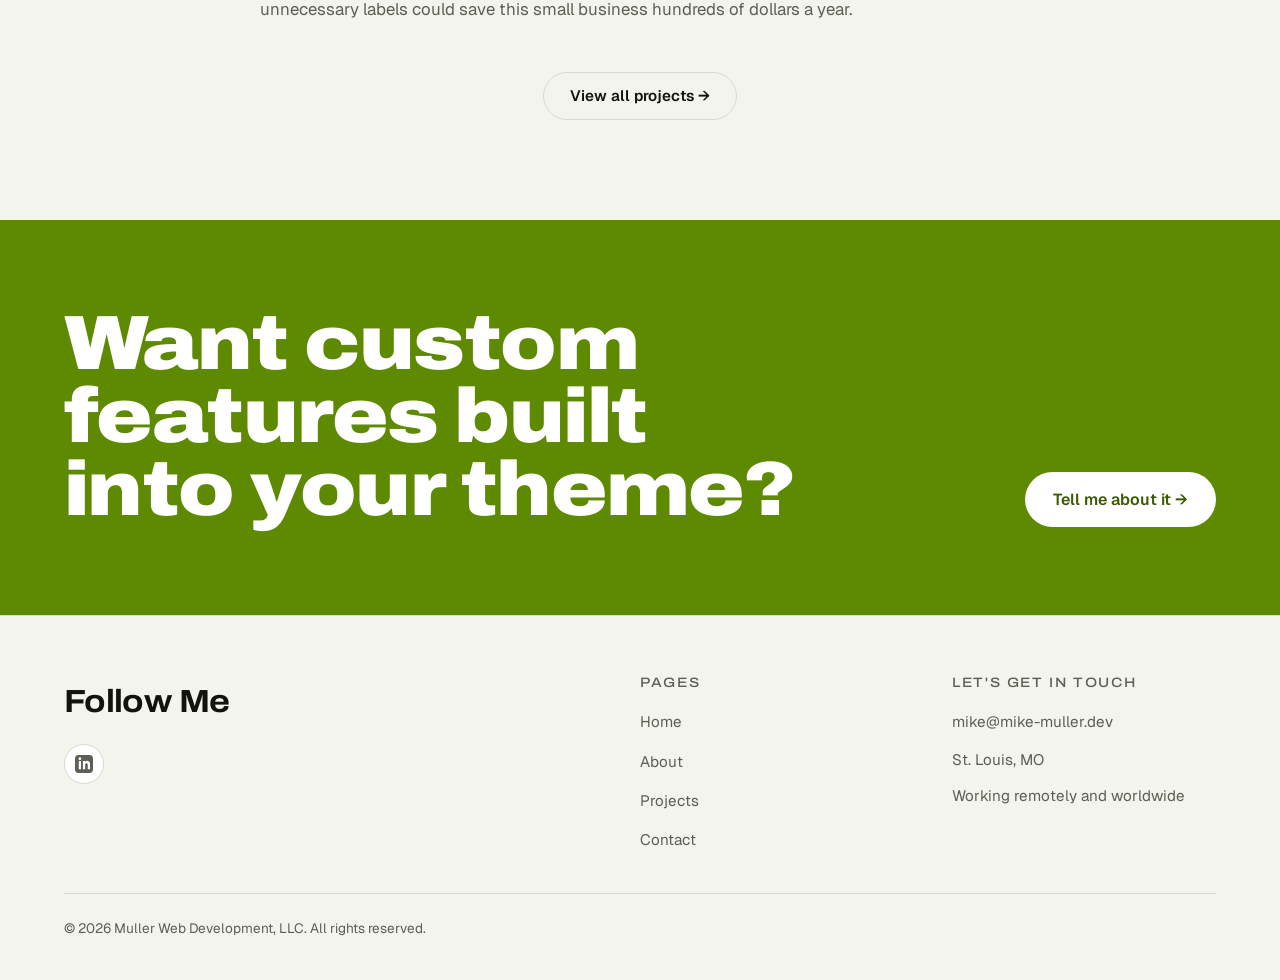
<file: wickingvicar.html>
<!DOCTYPE html>
<html lang="en">
<head>
  <meta charset="UTF-8" />
  <meta name="viewport" content="width=device-width, initial-scale=1.0" />
  <title>Wicking Vicar Shopify Customizations | Mike Muller</title>
  <meta name="description" content="Shopify customizations for Wicking Vicar, including a custom YouTube video section, Coming Soon badges, product email signup forms, and admin training on partial fulfillments." />
  <link rel="canonical" href="https://mike-muller.dev/wickingvicar" />
  <meta property="og:type" content="website" />
  <meta property="og:site_name" content="Mike Muller, Shopify Developer" />
  <meta property="og:title" content="Wicking Vicar Shopify Customizations | Mike Muller" />
  <meta property="og:description" content="Shopify customizations for Wicking Vicar, including a custom YouTube video section, Coming Soon badges, product email signup forms, and admin training on partial fulfillments." />
  <meta property="og:url" content="https://mike-muller.dev/wickingvicar" />
  <meta property="og:image" content="https://mike-muller.dev/assets/profile-hero-enhanced.jpg" />
  <meta name="twitter:card" content="summary_large_image" />
  <script>
    (function() {
      var prefersDark = false;
      try { prefersDark = localStorage.getItem('theme') === 'dark'; } catch (e) {}
      if (!prefersDark) document.documentElement.setAttribute('data-theme', 'light');
    })();
  </script>
  <link rel="preconnect" href="https://fonts.googleapis.com">
  <link rel="preconnect" href="https://fonts.gstatic.com" crossorigin>
  <link href="https://fonts.googleapis.com/css2?family=Archivo:wdth,wght@62..125,400..900&family=Geist:wght@400;500;600&family=Geist+Mono:wght@400;500&display=swap" rel="stylesheet">
  <link rel="icon" type="image/svg+xml" href="assets/favicon.svg" />
  <link rel="icon" type="image/png" sizes="32x32" href="assets/favicon-32.png" />
  <link rel="icon" type="image/png" sizes="16x16" href="assets/favicon-16.png" />
  <link rel="apple-touch-icon" sizes="180x180" href="assets/apple-touch-icon.png" />
  <link rel="stylesheet" href="css/styles.css" />
</head>
<body>
  <div id="header"></div>

  <main>
    <section class="case-header">
      <div class="container">
        <a href="projects.html" class="case-back">← Back to projects</a>
        <div class="case-header-grid">
          <div>
            <span class="eyebrow">Shopify Customizations</span>
            <h1 class="case-title">Wicking Vicar</h1><br>
              <div class="case-meta-value"><b class="case-meta-label">Status:</b> Customizations Complete</div>
          </div>
        </div>
      </div>
    </section>

    <section class="case-video">
      <div class="container">
        <div class="case-project-head">
          <span class="case-project-num">Project 1</span>
          <h3>YouTube Video Section &amp; Page Cleanup</h3>
        </div>
        <div class="case-video-frame">
          <video src="assets/wicking-vickar-video.mp4" poster="assets/wicking-vickar-video-poster.jpg" controls playsinline preload="metadata"></video>
        </div>
      </div>
    </section>

    <section class="section" style="padding-top: 56px; padding-bottom: 48px;">
      <div class="container">
        <div class="case-body reveal">
          <p>The above video shows upgrades to <a href="https://www.wickingvicar.com" target="_blank">Wicking Vicar</a>, an established Shopify store selling performance clergy shirts, children's toys, and necklaces.</p>
          <p>The Home and About Us pages each featured the same video uploaded as a file in Shopify's admin. It was oversized and prone to buffering. I also discovered the Home page displayed the video twice while the About Us page ran it on a non-stop loop. Rather than compressing a file that size, I suggested hosting and embedding it on YouTube.</p>
          <p>This project involved:</p>
          <ul>
            <li>Removing the oversized video from both pages, including the duplicate on the home page</li>
            <li>Building a custom Video with Text section that streams the video from YouTube. This video plays once rather than looping</li>
            <li>Moving the About Us content from the Home page to the About Us page</li>
          </ul>
          <p>The site is now cleaner and the video section flows better. The client and I have more upgrades planned, which I'll include here once they're live.</p>
        </div>
      </div>
    </section>

    <section class="case-video">
      <div class="container">
        <div class="case-project-head">
          <span class="case-project-num">Project 2</span>
          <h3>Coming Soon Feature and Email Signup Fix</h3>
        </div>
        <div class="case-video-frame">
          <video src="assets/wv-coming-soon-and-email.mp4" poster="assets/wv-coming-soon-and-email.jpg" controls playsinline preload="metadata"></video>
        </div>
      </div>
    </section>

    <section class="section" style="padding-top: 56px; padding-bottom: 48px;">
      <div class="container">
        <div class="case-body reveal">
          <p>The above video shows the next round of upgrades to <a href="https://www.wickingvicar.com" target="_blank">Wicking Vicar</a>: a Coming Soon badge for upcoming products and an email signup fix.</p>
          <p>4 new toys were added to the store but, since they had no inventory, Shopify automatically labeled them "Sold out" on both the collection and product pages. The client wanted shoppers to know these products were new and requested they be marked as "Coming Soon".</p>
          <p>4 email signup forms were also created in Shopify's Forms app, one for each new product, so shoppers could be notified when they were available. Instead, a single form showed on every product page in the store, including established products that were already in stock.</p>
          <p>This project involved:</p>
          <ul>
            <li>Replacing the "Sold out" badge with a "Coming soon" badge on the collection page and product pages</li>
            <li>Creating a product metafield to hold each new product's form ID, matching the form created in the Forms app</li>
            <li>Updating the product template so each new product displays its own signup form and products without a form ID display none</li>
            <li>Removing the signup form from all existing products</li>
          </ul>
          <p>Shoppers now see which products are "Coming Soon" and can sign up to be notified once they're in stock. Each signup goes to the correct email list so the client knows exactly who to notify when each product arrives.</p>
        </div>
      </div>
    </section>

    <section class="case-video">
      <div class="container">
        <div class="case-project-head">
          <span class="case-project-num">Shopify Support</span>
          <h3>Partial Fulfillment Without Shipping Labels</h3>
        </div>
      </div>
    </section>

    <section class="section" style="padding-top: 24px;">
      <div class="container">
        <div class="case-body reveal">
          <p>The client asked how to partially fulfill manually entered orders without purchasing a shipping label. Shopify's admin buttons can't be changed with code, so I researched Shopify's built-in fulfillment options and wrote step-by-step instructions for partial fulfillment and free local delivery.</p>
          <p>No code or app changes were needed. Fulfilling these orders without needing to purchase unnecessary labels could save this small business hundreds of dollars a year.</p>
        </div>
      </div>
       <div class="projects-cta reveal">
          <a href="projects.html" class="btn btn-ghost">View all projects →</a>
        </div>
    </section>

    <section class="footer-cta">
      <div class="container">
        <h2>Want custom features built into your theme?</h2>
        <a href="contact.html" class="btn btn-primary" data-text="ctaButton"></a>
      </div>
    </section>
  </main>

  <div id="footer"></div>

  <script src="js/includes.js"></script>
</body>
</html>
</file>
<file: css/styles.css>
/* ===== Reset & base ===== */
*, *::before, *::after { box-sizing: border-box; margin: 0; padding: 0; }
html { scroll-behavior: smooth; }
body {
  font-family: var(--font-body);
  font-size: 17px;
  background: var(--bg);
  color: var(--text);
  line-height: 1.6;
  -webkit-font-smoothing: antialiased;
  overflow-x: hidden;
  transition: background-color 0.3s ease, color 0.3s ease;
}
img { max-width: 100%; display: block; }
a { color: inherit; text-decoration: none; }
button { font: inherit; cursor: pointer; border: none; background: none; color: inherit; }

/* Light is the default theme: the inline script in each page's <head> sets
   [data-theme="light"] unless a visitor picked dark with the toggle. These :root values are the dark theme. */
:root {
  --bg: #0d0e0c;
  --bg-elev: #161814;
  --bg-card: #161814;
  --bg-sunk: #1d1f1a;
  --border: #2b2e27;
  --text: #e4e6de;
  --muted: #9b9f93;
  --heading: #f4f5ef;
  --nav-bg: rgba(13, 14, 12, 0.85);
  --portrait-text: rgba(255, 255, 255, 0.06);
  --accent: #8fbf2a;          /* accent for text, icons, borders (lighter tint of the brand green so it reads on dark) */
  --accent-hover: #4a6f00;
  --accent-fill: #5d8a00;     /* brand green fill for buttons and highlights, both themes (matches the live site) */
  --on-accent: #ffffff;       /* text that sits on the green fill */
  --chrome: #22251f;          /* browser-frame title bar */
  --shadow: 0 30px 60px -20px rgba(0, 0, 0, 0.65);
  --error: #ff8a7a;
  --warn: #f0b94a;
  --max-width: 1200px;
  --radius: 16px;
  --font-display: 'Archivo', 'Arial Narrow', system-ui, sans-serif;
  --font-body: 'Geist', system-ui, -apple-system, 'Segoe UI', Roboto, sans-serif;
  --font-mono: 'Geist Mono', ui-monospace, 'Cascadia Mono', Consolas, monospace;
  color-scheme: dark;
}

[data-theme="light"] {
  --bg: #f4f4ee;
  --bg-elev: #ffffff;
  --bg-card: #ffffff;
  --bg-sunk: #ecede5;
  --border: #d9dbd0;
  --text: #24261f;
  --muted: #5b5f55;
  --heading: #12130f;
  --nav-bg: rgba(244, 244, 238, 0.88);
  --portrait-text: rgba(0, 0, 0, 0.06);
  --accent: #4a6800;
  --accent-hover: #3b5300;
  --chrome: #e4e5dc;
  --shadow: 0 30px 60px -24px rgba(30, 35, 20, 0.35);
  --error: #b3261e;
  --warn: #a86a00;
  color-scheme: light;
}

.container {
  max-width: var(--max-width);
  margin: 0 auto;
  padding: 0 24px;
}

/* ===== Typography ===== */
h1, h2, h3, h4 {
  font-family: var(--font-display);
  font-stretch: 112%;
  font-weight: 800;
  line-height: 1.05;
  letter-spacing: -0.02em;
  color: var(--heading);
  text-wrap: balance;
}
h1 { font-size: clamp(2.5rem, 6vw, 5rem); font-weight: 850; }
h2 { font-size: clamp(2rem, 4vw, 3.25rem); }
h3 { font-size: 1.5rem; }
p { color: var(--muted); }
:focus-visible { outline: 2px solid var(--accent); outline-offset: 3px; border-radius: 4px; }

.eyebrow {
  display: inline-block;
  font-family: var(--font-mono);
  font-size: 0.75rem;
  text-transform: uppercase;
  letter-spacing: 0.12em;
  color: var(--accent);
  font-weight: 500;
  margin-bottom: 16px;
}

/* ===== Navigation ===== */
.nav {
  position: sticky;
  top: 0;
  z-index: 100;
  background: var(--nav-bg);
  backdrop-filter: blur(12px);
  -webkit-backdrop-filter: blur(12px);
  border-bottom: 1px solid var(--border);
  transition: background-color 0.3s ease, border-color 0.3s ease;
}
.nav-inner {
  display: flex;
  align-items: center;
  justify-content: space-between;
  padding: 18px 24px;
  max-width: var(--max-width);
  margin: 0 auto;
}
.logo {
  display: inline-flex;
  align-items: center;
  gap: 10px;
  font-family: var(--font-display);
  font-stretch: 110%;
  font-weight: 700;
  font-size: 1.125rem;
  letter-spacing: -0.02em;
  color: var(--heading);
}
.logo-mark {
  flex-shrink: 0;
  border-radius: 8px;
}
.logo .logo-text { color: var(--heading); }
.logo span { color: var(--accent); }
.nav-links {
  display: flex;
  gap: 32px;
  list-style: none;
}
.nav-links a {
  color: var(--muted);
  font-size: 0.95rem;
  transition: color 0.2s;
}
.nav-links a:hover, .nav-links a.active { color: var(--heading); }
.nav-cta {
  display: inline-flex;
  align-items: center;
  gap: 8px;
  background: var(--accent-fill);
  color: var(--on-accent);
  padding: 10px 18px;
  border-radius: 999px;
  font-weight: 600;
  font-size: 0.9rem;
  transition: transform 0.2s;
}
.nav-cta:hover { transform: translateY(-1px); }
.nav-toggle {
  display: none;
  width: 40px;
  height: 40px;
  align-items: center;
  justify-content: center;
}
.nav-toggle span {
  width: 22px;
  height: 2px;
  background: var(--heading);
  position: relative;
  transition: all 0.3s;
}
.nav-toggle span::before, .nav-toggle span::after {
  content: '';
  position: absolute;
  left: 0;
  width: 22px;
  height: 2px;
  background: var(--heading);
  transition: all 0.3s;
}
.nav-toggle span::before { top: -7px; }
.nav-toggle span::after { top: 7px; }

/* ===== Buttons ===== */
.btn {
  display: inline-flex;
  align-items: center;
  gap: 10px;
  padding: 14px 26px;
  border-radius: 999px;
  font-weight: 600;
  font-size: 0.95rem;
  line-height: 1.2;
  transition: transform 0.2s, background 0.2s, color 0.2s, border-color 0.2s;
}
.btn-primary {
  background: var(--accent-fill);
  color: var(--on-accent);
}
.btn-primary:hover { transform: translateY(-2px); }
.btn-ghost {
  border: 1px solid var(--border);
  color: var(--heading);
}
.btn-ghost:hover { border-color: var(--heading); }

/* ===== Hero ===== */
.hero {
  padding: 100px 0 80px;
  position: relative;
  overflow: hidden;
}
.hero::before {
  content: '';
  position: absolute;
  top: -200px;
  right: -200px;
  width: 600px;
  height: 600px;
  background: radial-gradient(circle, rgba(199, 255, 58, 0.15), transparent 70%);
  pointer-events: none;
}
.hero-grid {
  display: grid;
  grid-template-columns: 1.5fr 1fr;
  gap: 48px;
  align-items: center;
}
.hero h1 { font-size: clamp(2.5rem, 5vw, 4rem); line-height: 1.25; margin-bottom: 20px; }
.hero-tagline {
  font-size: 1.25rem;
  margin-bottom: 36px;
  max-width: 520px;
  color: var(--muted);
}
.hero-actions { display: flex; gap: 16px; flex-wrap: wrap; align-items: center; }
.hero-actions .btn { font-size: 1rem; }
.hero-actions .btn-primary { border: 2px solid transparent; }

/* Bullet points in hero section. All begin with checkmark.*/
.hero-trust {
  display: flex;
  flex-wrap: wrap;
  gap: 12px 28px;
  margin-top: 32px;
  list-style: none;
}
.hero-trust li {
  display: flex;
  align-items: center;
  gap: 8px;
  font-size: 0.9rem;
  font-weight: 500;
  color: var(--muted);
}
.hero-trust li::before {
  content: '✓';
  color: var(--accent);
  font-weight: 700;
}
.hero-portrait {
  aspect-ratio: 4/5;
  background: linear-gradient(135deg, #1a1a1a, #0a0a0a);
  border: 1px solid var(--border);
  border-radius: 24px;
  position: relative;
  overflow: hidden;
  display: flex;
  align-items: center;
  justify-content: center;
}
/* Lime glow is the fallback treatment behind the initials only —
   it would tint the photo when one is present. */
.hero-portrait:not(:has(img))::after {
  content: '';
  position: absolute;
  inset: 0;
  background:
    radial-gradient(circle at 30% 30%, rgba(199, 255, 58, 0.18), transparent 50%),
    radial-gradient(circle at 70% 70%, rgba(199, 255, 58, 0.08), transparent 50%);
}
.hero-portrait img {
  width: 100%;
  height: 100%;
  object-fit: cover;
  display: block;
}
/* ===== Sections ===== */
.section { padding: 100px 0; }
.section-header {
  text-align: center;
  max-width: 700px;
  margin: 0 auto 60px;
}
.section-header p { margin-top: 16px; font-size: 1.1rem; }

/* ===== Services ===== */
.services-grid {
  display: grid;
  grid-template-columns: repeat(3, 1fr);
  gap: 24px;
}
.service-card {
  background: var(--bg-card);
  border: 1px solid var(--border);
  border-radius: var(--radius);
  padding: 36px 28px;
  transition: transform 0.3s, border-color 0.3s;
}
.service-card:hover {
  transform: translateY(-4px);
  border-color: var(--accent);
}
.service-icon {
  width: 56px;
  height: 56px;
  border-radius: 14px;
  background: rgba(199, 255, 58, 0.1);
  display: flex;
  align-items: center;
  justify-content: center;
  margin-bottom: 24px;
  color: var(--accent);
}
.service-icon svg { width: 28px; height: 28px; }
.service-card h3 { margin-bottom: 12px; }

/* ===== Projects ===== */
.projects-grid {
  display: grid;
  grid-template-columns: repeat(2, 1fr);
  gap: 28px;
}
.project-card {
  border-radius: var(--radius);
  overflow: hidden;
  border: 1px solid var(--border);
  background: var(--bg-card);
  transition: transform 0.3s, border-color 0.3s;
}
.project-card:hover { transform: translateY(-4px); border-color: var(--accent); }
.project-thumb {
  aspect-ratio: 16/10;
  position: relative;
  display: flex;
  align-items: center;
  justify-content: center;
  font-size: 2rem;
  font-weight: 600;
  color: rgba(255,255,255,0.15);
}
.project-thumb-4 { background: linear-gradient(135deg, #1d8c5b, #0c3322); }
.project-body { padding: 24px 28px 28px; }
.project-tag {
  display: inline-block;
  font-size: 0.75rem;
  text-transform: uppercase;
  letter-spacing: 0.12em;
  color: var(--accent);
  margin-bottom: 10px;
}
.project-body h3 { margin-bottom: 8px; font-size: 1.35rem; }

.projects-cta { text-align: center; margin-top: 48px; }

/* ===== Video thumbnails (reusable) =====
   Turn any project thumbnail into a clickable video preview:
   give the thumb the .project-thumb-video class, drop a <video>
   inside it, and add data-video="path/to/clip.mp4" so a click
   opens the lightbox with sound. Reuse on any card. */
.project-thumb-video {
  padding: 0;
  border: none;
  cursor: pointer;
  background: #000;
  width: 100%;
  font: inherit;
}
.project-thumb-video .project-preview {
  position: absolute;
  inset: 0;
  width: 100%;
  height: 100%;
  object-fit: cover;
  display: block;
}
.video-play-badge {
  position: relative;
  z-index: 1;
  width: 64px;
  height: 64px;
  border-radius: 50%;
  background: rgba(0, 0, 0, 0.5);
  display: flex;
  align-items: center;
  justify-content: center;
  color: #fff;
  transition: transform 0.2s, background 0.2s, color 0.2s;
}
.video-play-badge svg { width: 26px; height: 26px; margin-left: 3px; }
.project-thumb-video:hover .video-play-badge,
.project-thumb-video:focus-visible .video-play-badge {
  transform: scale(1.08);
  background: var(--accent-fill);
  color: var(--on-accent);
}

/* ===== Intro video (home page) =====
   Same click-to-play behaviour as a project thumbnail, but framed as a
   single centered player: wider, and 16/9 to match the source clip so
   the poster isn't cropped. Declared after .project-thumb-video so the
   border here wins over that rule's `border: none`. */
.intro-video {
  max-width: 860px;
  margin: 0 auto;
  aspect-ratio: 16/9;
  position: relative;
  display: flex;
  align-items: center;
  justify-content: center;
  border: 1px solid var(--border);
  border-radius: var(--radius);
  overflow: hidden;
  transition: transform 0.3s, border-color 0.3s;
}
.intro-video:hover,
.intro-video:focus-visible { transform: translateY(-4px); border-color: var(--accent); }
/* The speaker sits dead center in frame, so park the play button in the
   corner rather than on top of his face, over a scrim that keeps it
   readable against a light background. */
.intro-video .video-play-badge {
  position: absolute;
  left: 20px;
  bottom: 20px;
}
.intro-video::after {
  content: '';
  position: absolute;
  inset: auto 0 0 0;
  height: 150px;
  background: linear-gradient(transparent, rgba(0, 0, 0, 0.5));
  pointer-events: none;
}

/* ===== Credential card =====
   Sits inside a timeline item as proof for the claim above it, and opens
   the full certificate in the lightbox. Sized to its own contents, so the
   box stays snug if the label text changes. */
.credential { margin-top: 16px; }
.credential-card {
  display: flex;
  align-items: center;
  gap: 16px;
  width: fit-content;
  max-width: 100%;
  padding: 12px;
  text-align: left;
  background: var(--bg-card);
  border: 1px solid var(--border);
  border-radius: 12px;
  transition: border-color 0.2s, transform 0.2s;
}
.credential-card:hover {
  border-color: var(--accent);
  transform: translateY(-2px);
}
/* The certificate is portrait A4, so showing it whole would make a very tall
   thumbnail. Crop to the top band instead — that's the title and the name. */
.credential-thumb {
  width: 120px;
  height: 90px;
  flex-shrink: 0;
  object-fit: cover;
  object-position: top center;
  border-radius: 6px;
  border: 1px solid var(--border);
}
.credential-body {
  display: flex;
  flex-direction: column;
  gap: 2px;
  min-width: 0;
}
.credential-action { font-size: 0.82rem; color: var(--accent); }

/* ===== Video lightbox ===== */
.video-lightbox {
  position: fixed;
  inset: 0;
  z-index: 1000;
  display: none;
  align-items: center;
  justify-content: center;
  padding: 24px;
  background: rgba(0, 0, 0, 0.85);
}
.video-lightbox.open { display: flex; }
.video-lightbox-inner { width: min(960px, 100%); }
.video-lightbox-player {
  width: 100%;
  max-height: 85vh;
  display: block;
  border-radius: var(--radius);
  background: #000;
}
.video-lightbox-image {
  width: 100%;
  max-height: 85vh;
  object-fit: contain;
  border-radius: var(--radius);
}
/* The base `img { display: block }` rule outranks the browser's own
   [hidden] styling, so hiding has to be stated explicitly here. */
.video-lightbox-player[hidden], .video-lightbox-image[hidden] { display: none; }
.video-lightbox-close {
  position: absolute;
  top: 20px;
  right: 24px;
  width: 44px;
  height: 44px;
  border: none;
  border-radius: 50%;
  background: rgba(255, 255, 255, 0.12);
  color: #fff;
  font-size: 1.7rem;
  line-height: 1;
  cursor: pointer;
  transition: background 0.2s;
}
.video-lightbox-close:hover { background: rgba(255, 255, 255, 0.28); }

/* ===== Timeline ===== */
.timeline {
  max-width: 760px;
  margin: 0 auto;
  position: relative;
}
.timeline::before {
  content: '';
  position: absolute;
  left: 16px;
  top: 0;
  bottom: 0;
  width: 2px;
  background: var(--border);
}
.timeline-item {
  position: relative;
  padding-left: 60px;
  padding-bottom: 40px;
}
.timeline-item:last-child { padding-bottom: 0; }
.timeline-item::before {
  content: '';
  position: absolute;
  left: 10px;
  top: 6px;
  width: 14px;
  height: 14px;
  border-radius: 50%;
  background: var(--accent-fill);
  box-shadow: 0 0 0 4px var(--bg);
}
.timeline-date {
  font-size: 0.85rem;
  color: var(--accent);
  text-transform: uppercase;
  letter-spacing: 0.1em;
  margin-bottom: 6px;
}
.timeline-item h3 { font-size: 1.2rem; margin-bottom: 6px; }

/* ===== Testimonials carousel =====
   --per-view drives everything: the card width is derived from it, and
   main.js reads it back to know how far one arrow click should slide.
   Change it here (or in a media query) to show more or fewer at once. */
.testimonial-carousel {
  --per-view: 2;
  --t-gap: 24px;
}
.testimonial-viewport { overflow: hidden; }
.testimonial-track {
  display: flex;
  gap: var(--t-gap);
  transition: transform 0.45s ease;
}
.testimonial-card {
  flex: 0 0 calc((100% - (var(--per-view) - 1) * var(--t-gap)) / var(--per-view));
  display: flex;
  flex-direction: column;
  padding: 32px;
  border: 1px solid var(--border);
  border-radius: var(--radius);
  background: var(--bg-card);
  transition: border-color 0.3s;
}
.testimonial-card:hover { border-color: var(--accent); }
.testimonial-card blockquote {
  font-size: 1.15rem;
  font-weight: 500;
  line-height: 1.5;
  color: var(--heading);
  margin-bottom: 28px;
}
.testimonial-author {
  display: flex;
  align-items: center;
  gap: 14px;
  margin-top: auto;
}
.testimonial-avatar {
  flex-shrink: 0;
  width: 48px;
  height: 48px;
  border-radius: 50%;
  display: inline-flex;
  align-items: center;
  justify-content: center;
  background: var(--accent-fill);
  color: var(--on-accent);
  font-size: 0.9rem;
  font-weight: 700;
  letter-spacing: 0.02em;
}
.testimonial-author strong {
  display: block;
  color: var(--heading);
  font-size: 0.95rem;
}
.testimonial-role {
  display: block;
  color: var(--muted);
  font-size: 0.9rem;
}
.testimonial-role a { text-decoration: underline; text-underline-offset: 3px; }
.testimonial-role a:hover { color: var(--accent); }
.testimonial-controls {
  display: flex;
  justify-content: flex-end;
  gap: 8px;
  margin-top: 28px;
}
/* Hidden by main.js when there is nothing to scroll to */
.testimonial-controls[hidden] { display: none; }
.testimonial-arrow {
  width: 48px;
  height: 48px;
  display: inline-flex;
  align-items: center;
  justify-content: center;
  border: 1px solid var(--border);
  border-radius: 10px;
  background: var(--bg-card);
  color: var(--heading);
  transition: background-color 0.2s, border-color 0.2s, color 0.2s, opacity 0.2s;
}
.testimonial-arrow svg { width: 20px; height: 20px; }
.testimonial-arrow:hover:not(:disabled) {
  background: var(--accent-fill);
  border-color: var(--accent);
  color: var(--on-accent);
}
.testimonial-arrow:disabled {
  opacity: 0.35;
  cursor: not-allowed;
}

/* ===== FAQ ===== */
.faq-list {
  max-width: 760px;
  margin: 0 auto;
}
.faq-item {
  border-bottom: 1px solid var(--border);
}
.faq-item:first-child { border-top: 1px solid var(--border); }
.faq-question {
  width: 100%;
  text-align: left;
  padding: 24px 0;
  display: flex;
  justify-content: space-between;
  align-items: center;
  gap: 24px;
  font-size: 1.1rem;
  font-weight: 500;
  color: var(--heading);
  transition: color 0.2s;
}
.faq-question:hover { color: var(--accent); }
.faq-toggle {
  width: 28px;
  height: 28px;
  border-radius: 50%;
  background: var(--bg-card);
  border: 1px solid var(--border);
  display: flex;
  align-items: center;
  justify-content: center;
  flex-shrink: 0;
  transition: transform 0.3s, background 0.2s;
  font-size: 1.1rem;
  line-height: 1;
}
.faq-item.open .faq-toggle { transform: rotate(45deg); background: var(--accent-fill); color: var(--on-accent); }
.faq-answer {
  max-height: 0;
  overflow: hidden;
  transition: max-height 0.35s ease, padding 0.35s ease;
}
.faq-item.open .faq-answer {
  max-height: 400px;
  padding-bottom: 24px;
}

/* ===== Footer CTA =====
   Full-width brand-green band used at the bottom of every page. Colors are
   fixed (not theme tokens) because the band looks the same in light and dark. */
.footer-cta {
  background: #5d8a00;
  color: #ffffff;
  padding: 88px 0;
  position: relative;
}
.footer-cta .container {
  display: flex;
  flex-wrap: wrap;
  align-items: flex-end;
  justify-content: space-between;
  gap: 32px;
}
.footer-cta h2 {
  color: #ffffff;
  font-size: clamp(2.5rem, 6vw, 5rem);
  font-weight: 900;
  line-height: 0.95;
  max-width: 11em;
}
.footer-cta p { color: rgba(255, 255, 255, 0.88); margin-top: 16px; font-size: 1.1rem; max-width: 30em; }
.footer-cta .btn-primary,
[data-theme="light"] .footer-cta .btn-primary {
  background: #ffffff;
  color: #3b5a00;
  padding: 18px 28px;
  font-size: 1rem;
}
/* ===== Footer ===== */
.footer {
  border-top: 1px solid var(--border);
  padding: 60px 0 40px;
}
.footer-inner {
  display: grid;
  grid-template-columns: 2fr 1fr 1fr;
  gap: 48px;
  margin-bottom: 40px;
}
.footer h4 { font-size: 0.85rem; text-transform: uppercase; letter-spacing: 0.12em; color: var(--muted); margin-bottom: 18px; font-weight: 500; }
.footer-col ul { list-style: none; display: flex; flex-direction: column; gap: 12px; }
.footer-col a { color: var(--muted); font-size: 0.95rem; transition: color 0.2s; }
.footer-col a:hover { color: var(--accent); }
.footer-col .footer-text { color: var(--muted); font-size: 0.95rem; }
.footer-socials { display: flex; gap: 14px; }
.footer-socials a {
  width: 40px;
  height: 40px;
  border-radius: 50%;
  background: var(--bg-card);
  border: 1px solid var(--border);
  display: flex;
  align-items: center;
  justify-content: center;
  color: var(--muted);
  transition: all 0.2s;
}
.footer-socials a:hover { background: var(--accent-fill); color: var(--on-accent); border-color: var(--accent); }
.footer-socials svg { width: 18px; height: 18px; }
.footer-bottom {
  border-top: 1px solid var(--border);
  padding-top: 24px;
  display: flex;
  justify-content: space-between;
  align-items: center;
  font-size: 0.85rem;
  color: var(--muted);
}

/* ===== About page ===== */
.about-grid {
  display: grid;
  grid-template-columns: 1fr 1.4fr;
  gap: 60px;
  align-items: start;
}
.about-text p { margin-bottom: 18px; font-size: 1.05rem; line-height: 1.75; }
.about-text p strong { color: var(--heading); font-weight: 500; }

.skills-grid {
  display: grid;
  grid-template-columns: repeat(auto-fill, minmax(160px, 1fr));
  gap: 12px;
  margin-top: 24px;
}
.skill-chip {
  padding: 12px 18px;
  background: var(--bg-card);
  border: 1px solid var(--border);
  border-radius: 10px;
  font-size: 0.9rem;
  text-align: center;
  color: var(--heading);
  transition: all 0.2s;
}
.skill-chip:hover { border-color: var(--accent); color: var(--accent); }

/* ===== Contact page ===== */
.contact-grid {
  display: grid;
  grid-template-columns: 1fr 1.2fr;
  gap: 60px;
  align-items: start;
}
.contact-info p { margin-bottom: 24px; font-size: 1.05rem; }
.contact-detail {
  display: flex;
  align-items: center;
  gap: 14px;
  padding: 16px 0;
  border-bottom: 1px solid var(--border);
}
.contact-detail svg { width: 20px; height: 20px; color: var(--accent); flex-shrink: 0; }
.contact-detail span { color: var(--heading); }

.contact-form {
  background: var(--bg-card);
  border: 1px solid var(--border);
  border-radius: var(--radius);
  padding: 36px;
}
.form-row { margin-bottom: 20px; }
.form-row label { display: block; font-size: 0.85rem; text-transform: uppercase; letter-spacing: 0.1em; color: var(--muted); margin-bottom: 8px; }
.form-row input, .form-row textarea, .form-row select {
  width: 100%;
  background: var(--bg);
  border: 1px solid var(--border);
  border-radius: 10px;
  padding: 14px 16px;
  color: var(--heading);
  font-family: inherit;
  font-size: 0.95rem;
  transition: border-color 0.2s;
}
.form-row input:focus, .form-row textarea:focus, .form-row select:focus {
  outline: none;
  border-color: var(--accent);
}
.form-row textarea { resize: vertical; min-height: 140px; }

/* Form validation */
.form-row.invalid input,
.form-row.invalid textarea,
.form-row.invalid select { border-color: var(--error); }
.form-error {
  display: block;
  margin-top: 6px;
  font-size: 0.8rem;
  color: var(--error);
}
.form-alert {
  display: none;
  margin-bottom: 22px;
  padding: 12px 16px;
  border-radius: 10px;
  border: 1px solid var(--error);
  background: color-mix(in srgb, var(--error) 10%, transparent);
  color: var(--error);
  font-size: 0.88rem;
  line-height: 1.5;
}
.form-alert.show { display: block; }
.form-alert.success {
  border-color: var(--accent);
  background: color-mix(in srgb, var(--accent) 12%, transparent);
  color: var(--heading);
}

/* ===== Case study (individual project pages) =====
   squashgolf.html, thegameofwash.html, josephmuller.html, bikeshack.html
   all share this layout: centered title block up top, the video front
   and center, then the write-up. */
.case-header { padding: 64px 0 32px; }
.case-back {
  display: inline-block;
  font-size: 0.9rem;
  color: var(--muted);
  margin-bottom: 28px;
  transition: color 0.2s;
}
.case-back:hover { color: var(--accent); }
/* One centered column, capped to the video's width so the title
   sits squarely over the frame below it. */
.case-header-grid {
  max-width: 900px;
  margin: 0 auto;
  text-align: center;
}
.case-header h1 { font-size: clamp(2.5rem, 6vw, 4.5rem); }
/* Project name is the page's <h1> for SEO, but keeps the h2 size it was designed at. */
.case-header h1.case-title { font-size: clamp(2rem, 4vw, 3.25rem); }
.case-meta-label {
  font-size: 1.2rem;
  font-weight: 700;
  color: var(--heading);
  letter-spacing: -0.02em;
  margin-bottom: 6px;
}
.case-meta-value { color: var(--muted); font-size: 0.98rem; }

/* Pages with more than one project label each video with a pill + title. */
.case-project-head { text-align: center; margin-bottom: 24px; }
.case-project-num {
  display: inline-block;
  font-size: 0.75rem;
  font-weight: 600;
  text-transform: uppercase;
  letter-spacing: 0.15em;
  color: var(--accent);
  border: 1px solid var(--accent);
  border-radius: 999px;
  padding: 5px 14px;
  margin-bottom: 25px;
}
.case-project-head h3 { font-size: clamp(1.4rem, 2.6vw, 1.9rem); }

.case-video { padding: 16px 0 0; }
.case-video-frame {
  max-width: 900px;
  margin: 0 auto;
  border: 1px solid var(--border);
  border-radius: var(--radius);
  overflow: hidden;
  background: #000;
}
.case-video-frame video,
.case-video-frame img { width: 100%; height: auto; display: block; }
/* Stand-in for a project that doesn't have a walkthrough clip yet */
.case-video-placeholder {
  aspect-ratio: 16/9;
  display: flex;
  flex-direction: column;
  align-items: center;
  justify-content: center;
  gap: 8px;
  padding: 24px;
  text-align: center;
  background: linear-gradient(135deg, #1d8c5b, #0c3322);
  color: rgba(255, 255, 255, 0.85);
}
.case-video-placeholder strong { font-size: 1.1rem; font-weight: 600; }
.case-video-placeholder span { font-size: 0.9rem; color: rgba(255, 255, 255, 0.6); }

.case-body { max-width: 760px; margin: 0 auto; }
.case-body p { margin-bottom: 20px; font-size: 1.05rem; line-height: 1.75; }
.case-body p:last-child { margin-bottom: 0; }
.case-body h2 { font-size: 1.6rem; margin: 40px 0 14px; }
.case-body ul { list-style: none; display: grid; gap: 10px; margin-bottom: 20px; padding-left: 24px; }
.case-body ul li {
  display: flex;
  gap: 10px;
  color: var(--muted);
  font-size: 1.02rem;
  line-height: 1.7;
}
.case-body ul li::before { content: '✓'; color: var(--accent); font-weight: 700; flex-shrink: 0; }
.case-body a { color: var(--accent); text-decoration: underline; text-underline-offset: 3px; }

/* ===== Page header (sub-pages) ===== */
.page-header {
  padding: 80px 0 40px;
  text-align: center;
}
.page-header h1 { margin-bottom: 10px; font-size: clamp(2.25rem, 4.5vw, 3.5rem); }
.page-header p { font-size: 1.15rem; max-width: 620px; margin: 0 auto; }

/* ===== Scroll reveal =====
   Content is visible by default. main.js adds .reveal-pending only to
   elements that start below the fold, and removes it as they scroll in.
   So if JavaScript or the observer never runs, nothing stays hidden. */
.reveal { transition: opacity 0.7s ease, transform 0.7s ease; }
.reveal.reveal-pending {
  opacity: 0;
  transform: translateY(20px);
}
@media (prefers-reduced-motion: reduce) {
  .reveal, .reveal.reveal-pending { opacity: 1; transform: none; transition: none; }
}

/* ===== Responsive ===== */
@media (max-width: 900px) {
  .hero-grid { grid-template-columns: 1fr; gap: 40px; }
  .hero-portrait { max-width: 360px; }
  .services-grid, .projects-grid { grid-template-columns: 1fr; }
  .testimonial-carousel { --per-view: 1; }
  .about-grid, .contact-grid { grid-template-columns: 1fr; gap: 40px; }
  .footer-inner { grid-template-columns: 1fr; gap: 32px; }
  .section { padding: 70px 0; }
  .hero { padding: 60px 0; }
}
/* ===== Theme toggle ===== */
.theme-toggle {
  width: 40px;
  height: 40px;
  border-radius: 50%;
  background: var(--bg-card);
  border: 1px solid var(--border);
  display: inline-flex;
  align-items: center;
  justify-content: center;
  color: var(--text);
  transition: all 0.2s;
  margin-right: 4px;
  flex-shrink: 0;
}
.theme-toggle:hover { 
  color: var(--accent); 
  border-color: var(--accent); 
  transform: translateY(-1px); 
}

.theme-toggle svg { width: 18px; height: 18px; }
.theme-toggle .icon-moon { display: none; }
.theme-toggle .icon-sun { display: block; }
[data-theme="light"] .theme-toggle .icon-sun { display: none; }
[data-theme="light"] .theme-toggle .icon-moon { display: block; }

/* ===== Light theme tweaks ===== */
[data-theme="light"] .hero::before {
  background: radial-gradient(circle, rgba(93, 138, 0, 0.08), transparent 70%);
}
[data-theme="light"] .service-card,
[data-theme="light"] .project-card,
[data-theme="light"] .testimonial-card,
[data-theme="light"] .intro-video,
[data-theme="light"] .contact-form {
  box-shadow: 0 1px 3px rgba(0, 0, 0, 0.04), 0 8px 24px rgba(0, 0, 0, 0.04);
}
[data-theme="light"] .hero-portrait {
  background: linear-gradient(135deg, #f0f0f0, #ffffff);
}
[data-theme="light"] .faq-toggle {
  background: #f3f3f3;
}

@media (max-width: 720px) {
  .nav-links, .nav-cta { display: none; }
  .nav-toggle { display: flex; }
  .nav.open .nav-links {
    display: flex;
    flex-direction: column;
    position: absolute;
    top: 100%;
    left: 0;
    right: 0;
    background: var(--bg);
    border-bottom: 1px solid var(--border);
    padding: 24px;
    gap: 18px;
  }
  .footer-bottom { flex-direction: column; gap: 12px; text-align: center; }
}

/* ==========================================================================
   2026 REDESIGN
   Work-first layout. Everything below is new; the rules above still style
   the project detail pages (case-*), lightbox, carousel and footer.
   ========================================================================== */

/* ----- Shared bits ----- */
.chip {
  display: inline-flex;
  align-items: center;
  font-family: var(--font-mono);
  font-size: 0.75rem;
  line-height: 1;
  padding: 7px 10px;
  border-radius: 6px;
  background: var(--bg-sunk);
  color: var(--muted);
  border: 1px solid var(--border);
}
.chip-lime { background: var(--accent-fill); color: var(--on-accent); border-color: transparent; }
.chip-status { color: var(--heading); }
.chip-status::before {
  content: '';
  width: 7px;
  height: 7px;
  border-radius: 50%;
  margin-right: 7px;
  background: var(--muted);
}
.chip-status.is-live::before { background: var(--accent-fill); }
.chip-status.is-wip::before { background: var(--warn); }
.chip-row { display: flex; flex-wrap: wrap; gap: 6px; }

.section-head {
  display: flex;
  flex-wrap: wrap;
  align-items: flex-end;
  justify-content: space-between;
  gap: 20px 40px;
  margin-bottom: 48px;
}
.section-head h2 { font-size: clamp(2.1rem, 4.4vw, 3.5rem); line-height: 1; max-width: 14em; }
.section-head p { max-width: 26em; }
.section-head .eyebrow { margin-bottom: 10px; }
#work .section-head h2 + p { margin-top: 15px; }

.link-underline {
  display: inline-block;
  font-weight: 600;
  color: var(--heading);
  border-bottom: 2px solid var(--accent-fill);
  padding-bottom: 2px;
}

/* Fake browser window around store recordings */
.browser-frame {
  border-radius: 12px;
  overflow: hidden;
  background: var(--chrome);
  border: 1px solid var(--border);
  box-shadow: var(--shadow);
}
.browser-bar {
  display: flex;
  align-items: center;
  gap: 6px;
  height: 28px;
  padding: 0 10px;
  font-family: var(--font-mono);
  font-size: 11px;
  color: var(--muted);
}
/* The three "window buttons" are drawn here: one dot plus two copies via box-shadow,
   so the HTML needs no empty elements. margin-right reserves the space the copies use. */
.browser-bar::before {
  content: '';
  flex: none;
  width: 9px;
  height: 9px;
  margin-right: 30px;
  border-radius: 50%;
  background: var(--border);
  box-shadow: 15px 0 0 var(--border), 30px 0 0 var(--border);
}
.browser-bar b { font-weight: 500; margin-left: 8px; white-space: nowrap; overflow: hidden; text-overflow: ellipsis; }
.browser-frame video,
.browser-frame img {
  display: block;
  width: 100%;
  aspect-ratio: 16 / 9;
  object-fit: cover;
  object-position: top;
  background: #000;
}
/* Screenshots that shouldn't be cropped to 16:9: show the whole image */
.browser-frame img.img-full { aspect-ratio: auto; height: auto; object-fit: initial; }

/* ----- Home: hero ----- */
.hero-v2 { padding: 72px 0 56px; overflow: hidden; }
.hero-v2 .hero-grid { grid-template-columns: minmax(0, 5fr) minmax(0, 6fr); gap: 48px; }
.hero-v2 h1 { font-size: clamp(2.6rem, 6.2vw, 5.25rem); line-height: 0.95; margin-bottom: 0; }
.hero-v2 h1 .hl {
  color: var(--on-accent);
  background: var(--accent-fill);
  padding: 0 0.12em;
  border-radius: 6px;
  -webkit-box-decoration-break: clone;
  box-decoration-break: clone;
}
.hero-v2 .hero-tagline { margin: 24px 0 32px; font-size: 1.2rem; max-width: 30em; }
.hero-v2 .hero-trust { font-family: var(--font-mono); }
.hero-v2 .hero-trust li { font-weight: 400; font-size: 0.82rem; }
.hero-trust a { color: inherit; text-decoration: underline; text-underline-offset: 3px; }
.hero-trust a:hover { color: var(--accent); }

.hero-stage { position: relative; aspect-ratio: 6 / 5; max-width: 100%; }
.hero-stage .browser-frame { position: absolute; transition: transform 0.6s cubic-bezier(.2, .8, .2, 1); }
.hero-stage .f1 { width: 78%; left: 0; top: 4%; z-index: 3; }
.hero-stage .f2 { width: 56%; right: 0; top: 0; z-index: 2; transform: rotate(2.5deg); }
.hero-stage .f3 { width: 58%; right: 4%; bottom: 0; z-index: 4; transform: rotate(-2deg); }
.hero-stage:hover .f2 { transform: rotate(4deg) translate(10px, -8px); }
.hero-stage:hover .f3 { transform: rotate(-3.5deg) translate(8px, 10px); }
.stage-tag {
  position: absolute;
  z-index: 5;
  background: var(--accent-fill);
  color: var(--on-accent);
  font-family: var(--font-mono);
  font-size: 12px;
  font-weight: 600;
  padding: 9px 12px;
  border-radius: 999px;
  transform: rotate(-4deg);
}
.hero-stage .stage-tag { left: 6%; bottom: 10%; }

/* ----- Home: client strip ----- */
.client-strip { border-top: 1px solid var(--border); border-bottom: 1px solid var(--border); }
.client-strip .container { display: flex; flex-wrap: wrap; align-items: center; gap: 14px 40px; padding-top: 26px; padding-bottom: 26px; }
.client-strip .eyebrow { margin: 0; color: var(--muted); }
.client-strip ul {
  display: flex;
  flex-wrap: wrap;
  gap: 10px 36px;
  list-style: none;
  font-family: var(--font-display);
  font-size: 1.25rem;
  font-weight: 700;
  color: var(--muted);
}
/* Small status note beside a store name, e.g. a store that isn't live yet */
.client-strip .strip-note {
  font-family: var(--font-mono);
  font-size: 0.7rem;
  font-weight: 500;
  letter-spacing: 0.04em;
  color: var(--warn);
  margin-left: 6px;
  white-space: nowrap;
  vertical-align: middle;
}

/* ----- Home: featured case + upsell demo ----- */
.feature-case {
  display: grid;
  grid-template-columns: minmax(0, 7fr) minmax(0, 5fr);
  gap: 28px;
  background: var(--bg-card);
  border: 1px solid var(--border);
  border-radius: 20px;
  padding: 28px;
}
.feature-case h3 { font-size: 1.9rem; margin-top: 22px; }
.feature-case h3 a:hover { color: var(--accent); }
.feature-case .feature-desc { margin-top: 10px; max-width: 34em; }
.feature-case .chip-row { margin-top: 20px; }

.store-demo {
  background: var(--bg);
  border: 1px solid var(--border);
  border-radius: 14px;
  padding: 22px;
  display: grid;
  gap: 18px;
  align-content: start;
}
.store-demo .eyebrow { margin: 0; font-size: 0.7rem; }
.demo-row { display: flex; align-items: center; justify-content: space-between; gap: 12px; }
.demo-name { font-family: var(--font-display); font-size: 1.25rem; font-weight: 700; color: var(--heading); }
.demo-price { font-size: 1.35rem; font-weight: 600; color: var(--heading); font-variant-numeric: tabular-nums; }
.upsell-box { border: 1px solid var(--border); border-radius: 10px; padding: 16px; display: grid; gap: 12px; transition: border-color 0.2s; }
.upsell-box.is-on { border-color: var(--accent-fill); }
.upsell-toggle { display: flex; align-items: center; gap: 12px; cursor: pointer; font-weight: 600; color: var(--heading); }
.switch { position: relative; width: 44px; height: 26px; flex: none; }
.switch input { position: absolute; inset: 0; opacity: 0; margin: 0; cursor: pointer; }
.switch span { position: absolute; inset: 0; border-radius: 999px; background: var(--bg-sunk); border: 1px solid var(--border); transition: background 0.2s; }
.switch span::after {
  content: '';
  position: absolute;
  top: 3px;
  left: 3px;
  width: 18px;
  height: 18px;
  border-radius: 50%;
  background: var(--muted);
  transition: transform 0.2s, background 0.2s;
}
.switch input:checked + span { background: var(--accent-fill); border-color: var(--accent-fill); }
.switch input:checked + span::after { transform: translateX(18px); background: var(--on-accent); }
.switch input:focus-visible + span { outline: 2px solid var(--accent); outline-offset: 3px; }
.demo-small { font-size: 0.82rem; color: var(--muted); line-height: 1.45; }
.upsell-opts { display: grid; gap: 12px; transition: opacity 0.2s; }
.upsell-box:not(.is-on) .upsell-opts { opacity: 0.35; pointer-events: none; }
.swatches { display: flex; flex-wrap: wrap; gap: 8px; }
.swatch {
  width: 30px;
  height: 30px;
  border-radius: 50%;
  border: 2px solid var(--border);
  padding: 0;
  transition: transform 0.15s;
}
.swatch[aria-pressed="true"] { border-color: var(--heading); transform: scale(1.12); box-shadow: inset 0 0 0 3px var(--bg); }
.swatch { position: relative; }
.swatch-badge {
  position: absolute;
  top: -7px;
  right: -7px;
  min-width: 18px;
  height: 18px;
  padding: 0 4px;
  border-radius: 999px;
  background: #111;
  color: #fff;
  border: 2px solid var(--bg-card);
  font-size: 0.68rem;
  font-weight: 700;
  line-height: 14px;
  text-align: center;
  font-variant-numeric: tabular-nums;
}
.swatch-badge[hidden] { display: none; }
.upsell-summary { font-size: 0.85rem; font-weight: 600; color: var(--heading); }
.stepper { display: inline-flex; align-items: center; border: 1px solid var(--border); border-radius: 8px; }
.stepper button { width: 34px; height: 34px; font-size: 1.1rem; color: var(--heading); }
.stepper output { min-width: 26px; text-align: center; font-variant-numeric: tabular-nums; color: var(--heading); }
.demo-total { border-top: 1px solid var(--border); padding-top: 14px; color: var(--heading); }
.demo-total .demo-price { font-size: 1.6rem; }
.store-demo .btn { width: 100%; justify-content: center; }
.demo-note { font-family: var(--font-mono); font-size: 0.75rem; color: var(--muted); text-align: center; min-height: 1.4em; }
.demo-reset { justify-self: center; font-size: 0.85rem; font-weight: 600; color: var(--muted); text-decoration: underline; text-underline-offset: 3px; padding: 4px 8px; }
.demo-reset:hover { color: var(--accent); }

/* ----- Home: project cards that play on hover ----- */
.work-grid { display: grid; grid-template-columns: repeat(2, minmax(0, 1fr)); gap: 20px; margin-top: 20px; }
.work-card {
  display: flex;
  flex-direction: column;
  background: var(--bg-card);
  border: 1px solid var(--border);
  border-radius: 16px;
  overflow: hidden;
  transition: transform 0.25s, border-color 0.25s;
}
.work-card:hover { transform: translateY(-4px); border-color: var(--muted); }
.work-media { position: relative; }
.work-media video { display: block; width: 100%; aspect-ratio: 16 / 10; object-fit: cover; object-position: top; background: #000; }
.play-hint {
  position: absolute;
  right: 10px;
  bottom: 10px;
  font-family: var(--font-mono);
  font-size: 11px;
  padding: 6px 9px;
  border-radius: 999px;
  background: rgba(0, 0, 0, 0.7);
  color: #fff;
  transition: opacity 0.2s;
}
.work-card.is-playing .play-hint { opacity: 0; }
.work-body { padding: 20px 22px 24px; display: grid; gap: 10px; }
.work-body h3 { font-size: 1.4rem; }
.work-body ul { padding-left: 18px; color: var(--muted); font-size: 0.95rem; display: grid; gap: 4px; }
.work-more { margin-top: 32px; }

/* ----- Home: services as rows ----- */
.services-v2 { background: var(--bg-card); border-top: 1px solid var(--border); border-bottom: 1px solid var(--border); }
.svc-row {
  display: grid;
  grid-template-columns: minmax(0, 4fr) minmax(0, 5fr) minmax(0, 3fr);
  gap: 20px 40px;
  padding: 34px 0;
  border-top: 1px solid var(--border);
  align-items: start;
}
.svc-row:last-child { border-bottom: 1px solid var(--border); }
.svc-row h3 { font-size: clamp(1.5rem, 2.6vw, 2.1rem); transition: color 0.2s; }
.svc-row:hover h3 { color: var(--accent); }

/* ----- Home: single big testimonial ----- */
.big-quote { max-width: 980px; }
.big-quote blockquote {
  font-family: var(--font-display);
  font-size: clamp(1.5rem, 3.2vw, 2.5rem);
  font-weight: 600;
  line-height: 1.25;
  letter-spacing: -0.01em;
  color: var(--heading);
  text-wrap: pretty;
}
.big-quote blockquote::before {
  content: '\201C';
  display: block;
  font-size: 1.8em;
  line-height: 0.6;
  color: var(--accent);
  margin-bottom: 10px;
}
.big-quote figcaption { margin-top: 26px; }

/* ----- Home: press mention ----- */
.press-card {
  margin-top: 56px;
  max-width: 980px;
  padding: 28px 32px;
  background: var(--bg-card);
  border: 1px solid var(--border);
  border-left: 4px solid var(--accent);
  border-radius: 16px;
  scroll-margin-top: 100px;
}
.press-card h3 { font-size: clamp(1.2rem, 2vw, 1.5rem); margin-top: 12px; line-height: 1.25; }
.press-card h3 a { color: inherit; text-decoration: none; }
.press-card h3 a:hover { color: var(--accent); }
.press-card .press-source { margin-top: 6px; font-size: 0.9rem; color: var(--muted); }
.press-card blockquote { margin: 18px 0 6px; font-size: 1.05rem; font-style: italic; color: var(--heading); }
.press-card .press-attrib { margin-bottom: 18px; font-size: 0.9rem; color: var(--muted); }
.press-card .press-attrib::before { content: '— '; }
@media (max-width: 640px) { .press-card { padding: 20px; } }

/* ----- Home: small "meet Mike" card ----- */
.meet-card {
  display: grid;
  grid-template-columns: minmax(0, 1fr);
  gap: 40px;
  align-items: center;
  background: var(--bg-card);
  border: 1px solid var(--border);
  border-radius: 20px;
  padding: 32px;
}
.meet-card h2 { font-size: clamp(1.75rem, 3.2vw, 2.5rem); margin-top: 12px; }
.meet-card p { margin-top: 12px; max-width: 38em; }
.meet-card .eyebrow { margin: 0; }
.btn-row { display: flex; flex-wrap: wrap; gap: 12px; margin-top: 22px; }

/* ----- Home: FAQ split layout ----- */
.faq-split { display: grid; grid-template-columns: minmax(0, 4fr) minmax(0, 7fr); gap: 40px; }
.faq-split .faq-list { max-width: none; margin: 0; }
.faq-split h2 { font-size: clamp(1.9rem, 3.6vw, 2.75rem); }

/* ----- Shared page intro (Projects) ----- */
.page-intro { padding: 72px 0 40px; }
.page-intro h1 { font-size: clamp(2.75rem, 7vw, 6rem); line-height: 0.92; max-width: 11em; }
.page-intro .lede { font-size: 1.2rem; max-width: 32em; margin-top: 22px; }

/* ----- Projects page ----- */
.proj-filters { display: flex; flex-wrap: wrap; gap: 8px; margin-top: 36px; }
.proj-filter {
  font-size: 0.9rem;
  font-weight: 500;
  padding: 11px 16px;
  border-radius: 999px;
  border: 1px solid var(--border);
  color: var(--muted);
  transition: color 0.2s, border-color 0.2s, background 0.2s;
}
.proj-filter:hover { color: var(--heading); border-color: var(--muted); }
.proj-filter[aria-pressed="true"] { background: var(--heading); color: var(--bg); border-color: var(--heading); }
.proj-filter .n { font-family: var(--font-mono); font-size: 0.75rem; opacity: 0.7; margin-left: 6px; }

.proj-list { display: grid; gap: 28px; padding: 24px 0 96px; }
.proj-row {
  display: grid;
  grid-template-columns: minmax(0, 7fr) minmax(0, 5fr);
  gap: 40px;
  align-items: center;
  background: var(--bg-card);
  border: 1px solid var(--border);
  border-radius: 22px;
  padding: 28px;
}
.proj-row:nth-child(even) { grid-template-columns: minmax(0, 5fr) minmax(0, 7fr); }
.proj-row:nth-child(even) .proj-media { order: 2; }
.proj-row[hidden] { display: none; }
.proj-info { display: grid; gap: 16px; align-content: start; }
.proj-info h2 { font-size: clamp(1.9rem, 3.4vw, 2.75rem); line-height: 1; }
.proj-info h2 a:hover { color: var(--accent); }
.proj-built { list-style: none; border-top: 1px solid var(--border); }
.proj-built li {
  display: grid;
  grid-template-columns: 22px minmax(0, 1fr);
  gap: 8px;
  padding: 11px 0;
  border-bottom: 1px solid var(--border);
  font-size: 0.95rem;
  color: var(--text);
}
.proj-built li::before { content: '\2192'; color: var(--accent); font-family: var(--font-mono); }
.proj-links { display: flex; flex-wrap: wrap; gap: 20px; }
.proj-empty { text-align: center; padding: 40px; }
.proj-yours {
  border: 2px dashed var(--border);
  border-radius: 22px;
  padding: 40px;
  margin-bottom: 104px;
  display: flex;
  flex-wrap: wrap;
  align-items: center;
  justify-content: space-between;
  gap: 24px;
}
.proj-yours h2 { font-size: clamp(1.75rem, 3.4vw, 2.75rem); margin-top: 12px; }
.proj-yours p { margin-top: 10px; max-width: 32em; }
.proj-yours .eyebrow { margin: 0; }

/* ----- About page ----- */
.about-intro { padding: 72px 0 88px; }
.about-intro .container { display: grid; grid-template-columns: minmax(0, 7fr) minmax(0, 5fr); gap: 56px; align-items: center; }
.about-intro h1 { font-size: clamp(2.75rem, 6vw, 5rem); line-height: 0.95; }
.about-intro .lede { font-size: 1.25rem; max-width: 30em; margin-top: 24px; }
.about-intro .chip-row { margin-top: 28px; }
.about-portrait { position: relative; justify-self: end; width: 100%; max-width: 420px; }
.about-portrait img {
  width: 100%;
  height: auto; /* the height="1125" attribute otherwise wins and stretches the photo */
  aspect-ratio: 4 / 5;
  object-fit: cover;
  object-position: 50% 30%;
  border-radius: 18px;
  border: 1px solid var(--border);
  box-shadow: var(--shadow);
}
.about-portrait .stage-tag { left: -18px; bottom: 28px; font-size: 13px; padding: 10px 14px; }

.about-story { border-top: 1px solid var(--border); }
.about-story .container { display: grid; grid-template-columns: minmax(0, 4fr) minmax(0, 7fr); gap: 40px; }
.about-story h2 { font-size: clamp(1.9rem, 3.6vw, 2.9rem); line-height: 1; }
.prose { display: grid; gap: 20px; max-width: 38em; font-size: 1.1rem; }
.prose strong { color: var(--heading); font-weight: 600; }
.prose .prose-lead { font-family: var(--font-display); font-size: clamp(1.35rem, 2.4vw, 1.75rem); font-weight: 600; line-height: 1.35; color: var(--heading); }

.intro-card {
  display: grid;
  grid-template-columns: minmax(0, 7fr) minmax(0, 4fr);
  gap: 36px;
  align-items: center;
  background: var(--bg-card);
  border: 1px solid var(--border);
  border-radius: 20px;
  padding: 28px;
}
.intro-card .intro-video { max-width: none; margin: 0; width: 100%; }
.intro-card h2 { font-size: clamp(1.75rem, 3vw, 2.4rem); }
.intro-card p { margin-top: 12px; }
.intro-card .eyebrow { margin-bottom: 12px; }

.principles { display: grid; grid-template-columns: repeat(2, minmax(0, 1fr)); border-top: 1px solid var(--border); }
.principle { padding: 30px 32px 34px 0; border-bottom: 1px solid var(--border); display: grid; gap: 10px; align-content: start; }
.principle:nth-child(even) { padding-left: 32px; padding-right: 0; border-left: 1px solid var(--border); }
.principle h3 { font-size: 1.5rem; }
.principle p { max-width: 32em; }

.journey { background: var(--bg-card); border-top: 1px solid var(--border); border-bottom: 1px solid var(--border); }
.journey-line { list-style: none; display: grid; grid-template-columns: repeat(3, minmax(0, 1fr)); gap: 20px; position: relative; }
.journey-line::before { content: ''; position: absolute; left: 0; right: 0; top: 13px; height: 2px; background: var(--border); }
.journey-stop { position: relative; display: grid; gap: 12px; align-content: start; padding-top: 44px; }
.journey-stop::before {
  content: '';
  position: absolute;
  top: 6px;
  left: 0;
  width: 16px;
  height: 16px;
  border-radius: 50%;
  background: var(--bg-card);
  border: 2px solid var(--muted);
}
.journey-stop.is-now::before {
  background: var(--accent-fill);
  border-color: var(--accent-fill);
  box-shadow: 0 0 0 6px color-mix(in srgb, var(--accent-fill) 25%, transparent);
}
.journey-when { font-family: var(--font-mono); font-size: 0.82rem; color: var(--accent); letter-spacing: 0.06em; }
.journey-stop h3 { font-size: 1.4rem; }
.journey-stop .credential { margin-top: 0; }

.tools-grid { display: grid; grid-template-columns: repeat(4, minmax(0, 1fr)); gap: 12px; max-width: 1120px; }
.tools-grid .tool { padding: 14px 18px; }
.tool {
  background: var(--bg-card);
  border: 1px solid var(--border);
  border-radius: 12px;
  padding: 18px;
  display: grid;
  gap: 6px;
  transition: border-color 0.2s, transform 0.2s;
}
.tool:hover { border-color: var(--accent); transform: translateY(-2px); }
.tool b { font-family: var(--font-mono); font-weight: 500; font-size: 0.95rem; color: var(--heading); }
.tool span { font-size: 0.88rem; color: var(--muted); line-height: 1.45; }

.local-split { display: grid; grid-template-columns: repeat(2, minmax(0, 1fr)); gap: 20px; }
.local-split > div { border: 1px solid var(--border); border-radius: 16px; padding: 28px; display: grid; gap: 8px; }
.local-split .eyebrow { margin: 0; }
.local-split h3 { font-size: 1.5rem; }

/* ----- Contact page ----- */
.contact-v2 { padding: 72px 0 104px; }
.contact-v2 > .container { display: grid; grid-template-columns: minmax(0, 5fr) minmax(0, 6fr); gap: 56px; align-items: start; }
.contact-v2 h1 { font-size: clamp(2.75rem, 6.4vw, 5.5rem); line-height: 0.92; }
.contact-v2 .lede { font-size: 1.2rem; margin-top: 22px; max-width: 28em; }
.next-steps { list-style: none; margin-top: 40px; border-top: 1px solid var(--border); counter-reset: step; }
.next-steps li {
  counter-increment: step;
  display: grid;
  grid-template-columns: 44px minmax(0, 1fr);
  gap: 12px;
  padding: 18px 0;
  border-bottom: 1px solid var(--border);
}
.next-steps li::before {
  content: counter(step);
  width: 32px;
  height: 32px;
  border-radius: 50%;
  display: grid;
  place-items: center;
  font-family: var(--font-mono);
  font-size: 0.85rem;
  font-weight: 600;
  background: var(--bg-sunk);
  border: 1px solid var(--border);
  color: var(--accent);
}
.next-steps b { display: block; font-weight: 600; color: var(--heading); }
.next-steps span { color: var(--muted); font-size: 0.95rem; }
.email-direct { margin-top: 36px; display: grid; gap: 10px; }
.email-direct .eyebrow { margin: 0; color: var(--muted); }
.email-row { display: flex; flex-wrap: wrap; align-items: center; gap: 10px; }
.email-addr { font-family: var(--font-mono); font-size: clamp(1.1rem, 2vw, 1.35rem); color: var(--heading); word-break: break-all; }
.copy-btn { font-size: 0.82rem; font-weight: 500; padding: 9px 14px; border-radius: 999px; border: 1px solid var(--border); }
.copy-btn:hover { border-color: var(--heading); }
.email-direct p { font-size: 0.95rem; }

.contact-v2 .contact-form { border-radius: 22px; padding: 32px; }
.form-two { display: grid; grid-template-columns: repeat(2, minmax(0, 1fr)); gap: 0 16px; }
.contact-form fieldset { border: 0; min-width: 0; }
.contact-form legend {
  display: block;
  font-size: 0.85rem;
  text-transform: uppercase;
  letter-spacing: 0.1em;
  color: var(--muted);
  margin-bottom: 10px;
}
.service-tiles { display: grid; grid-template-columns: repeat(auto-fill, minmax(150px, 1fr)); gap: 10px; }
.form-row label.service-tile { position: relative; display: block; margin: 0; text-transform: none; letter-spacing: 0; font-size: inherit; color: inherit; }
.form-row .service-tile input { position: absolute; inset: 0; opacity: 0; margin: 0; cursor: pointer; width: 100%; height: 100%; padding: 0; }
.service-tile span {
  display: grid;
  gap: 4px;
  height: 100%;
  padding: 14px;
  border: 1px solid var(--border);
  border-radius: 12px;
  background: var(--bg);
  font-size: 0.95rem;
  font-weight: 600;
  line-height: 1.25;
  color: var(--heading);
  transition: border-color 0.2s, background 0.2s;
}
.service-tile small { font-size: 0.8rem; font-weight: 400; color: var(--muted); }
.service-tile input:hover + span { border-color: var(--muted); }
.service-tile input:checked + span { border-color: var(--accent-fill); background: color-mix(in srgb, var(--accent-fill) 10%, var(--bg)); }
.service-tile input:focus-visible + span { outline: 2px solid var(--accent); outline-offset: 2px; }
.form-row.invalid .service-tile span { border-color: var(--error); }
.msg-hints { display: flex; flex-wrap: wrap; align-items: center; gap: 6px; margin-top: 8px; font-size: 0.82rem; color: var(--muted); }
.msg-hints button {
  font-family: var(--font-mono);
  font-size: 0.75rem;
  padding: 7px 10px;
  border-radius: 6px;
  background: var(--bg-sunk);
  color: var(--muted);
  border: 1px solid var(--border);
}
.msg-hints button:hover { color: var(--heading); border-color: var(--muted); }
.form-submit { display: flex; flex-wrap: wrap; align-items: center; justify-content: space-between; gap: 14px; }
.form-submit .reply-by { font-size: 0.85rem; color: var(--muted); }
.form-submit .btn { padding: 16px 26px; font-size: 1rem; }
.promise-strip { border-top: 1px solid var(--border); }
.promise-strip .container { display: flex; flex-wrap: wrap; gap: 12px 40px; padding-top: 28px; padding-bottom: 28px; font-family: var(--font-mono); font-size: 0.85rem; color: var(--muted); }
.promise-strip span::before { content: '\2713\00a0'; color: var(--accent); }

/* ----- Redesign: responsive ----- */
@media (max-width: 1000px) {
  .tools-grid { grid-template-columns: repeat(2, minmax(0, 1fr)); }
}
@media (max-width: 900px) {
  .hero-v2 { padding: 40px 0; }
  .hero-v2 .hero-grid { grid-template-columns: 1fr; }
  .feature-case, .proj-row, .intro-card { grid-template-columns: 1fr; padding: 16px; gap: 22px; }
  .proj-row:nth-child(even) { grid-template-columns: 1fr; }
  .proj-row:nth-child(even) .proj-media { order: 0; }
  .svc-row { grid-template-columns: 1fr; }
  .faq-split, .about-story .container { grid-template-columns: 1fr; gap: 24px; }
  .about-intro { padding: 40px 0 56px; }
  .about-intro .container, .contact-v2 > .container { grid-template-columns: 1fr; gap: 40px; }
  .about-portrait { justify-self: start; max-width: 340px; }
  .about-portrait .stage-tag { left: 12px; }
  .journey-line { grid-template-columns: 1fr; gap: 0; padding-left: 32px; }
  .journey-line::before { left: 7px; right: auto; top: 0; bottom: 0; width: 2px; height: auto; }
  .journey-stop { padding: 0 0 36px; }
  .journey-stop::before { left: -32px; top: 0; }
  .page-intro, .contact-v2 { padding-top: 40px; }
}
@media (max-width: 760px) {
  .principles, .local-split { grid-template-columns: 1fr; }
  .principle, .principle:nth-child(even) { padding: 24px 0; border-left: 0; }
}
@media (max-width: 700px) {
  .meet-card { padding: 20px; }
  .proj-yours { padding: 24px; }
}
@media (max-width: 640px) {
  .work-grid { grid-template-columns: 1fr; }
  .form-two { grid-template-columns: 1fr; }
  .contact-v2 .contact-form { padding: 20px; }
}

/* ----- Coming Soon before/after demo (home, Wicking Vicar) ----- */
.feature-links { margin-top: 18px; }
.seg { display: grid; grid-template-columns: 1fr 1fr; padding: 4px; gap: 4px; border: 1px solid var(--border); border-radius: 999px; background: var(--bg-sunk); }
.seg button { padding: 10px 12px; border-radius: 999px; font-size: 0.9rem; font-weight: 600; color: var(--muted); transition: background 0.2s, color 0.2s; }
.seg button:hover { color: var(--heading); }
.seg button[aria-pressed="true"] { background: var(--accent-fill); color: var(--on-accent); }
.demo-product { display: grid; grid-template-columns: 96px minmax(0, 1fr); gap: 14px; align-items: center; }
.demo-product img { width: 96px; height: 96px; object-fit: cover; border-radius: 10px; background: #fff; border: 1px solid var(--border); }
.demo-product .demo-name { display: block; font-size: 1.05rem; line-height: 1.25; }
.demo-price-row { justify-content: flex-start; margin-top: 8px; }
.stock-badge { font-size: 0.75rem; font-weight: 600; padding: 5px 10px; border-radius: 999px; background: var(--bg-sunk); color: var(--muted); border: 1px solid var(--border); transition: background 0.25s, color 0.25s; }
.stock-badge.is-soon { background: var(--accent-fill); color: var(--on-accent); border-color: transparent; }
.cs-before, .cs-after { display: grid; gap: 10px; }
.cs-before[hidden], .cs-after[hidden] { display: none; }
.cs-before .btn { width: 100%; justify-content: center; opacity: 0.5; cursor: not-allowed; }
.notify-row { display: flex; gap: 8px; }
.notify-row input {
  flex: 1;
  min-width: 0;
  background: var(--bg);
  border: 1px solid var(--border);
  border-radius: 999px;
  padding: 12px 16px;
  color: var(--heading);
  font: inherit;
  font-size: 0.95rem;
}
.notify-row input:focus { outline: none; border-color: var(--accent); }
.notify-row .btn { flex: none; width: auto; }
@media (max-width: 420px) { .notify-row { flex-direction: column; } }

/* ----- Dice upsell demo on the Game of WASH case study ----- */
.case-demo {
  max-width: 900px;
  margin: 0 auto;
  display: grid;
  grid-template-columns: minmax(0, 1fr) minmax(0, 1fr);
  gap: 32px;
  align-items: center;
}
.case-demo h2 { font-size: clamp(1.75rem, 3vw, 2.4rem); }
.case-demo p { margin-top: 12px; }
@media (max-width: 760px) { .case-demo { grid-template-columns: 1fr; } }
</file>
